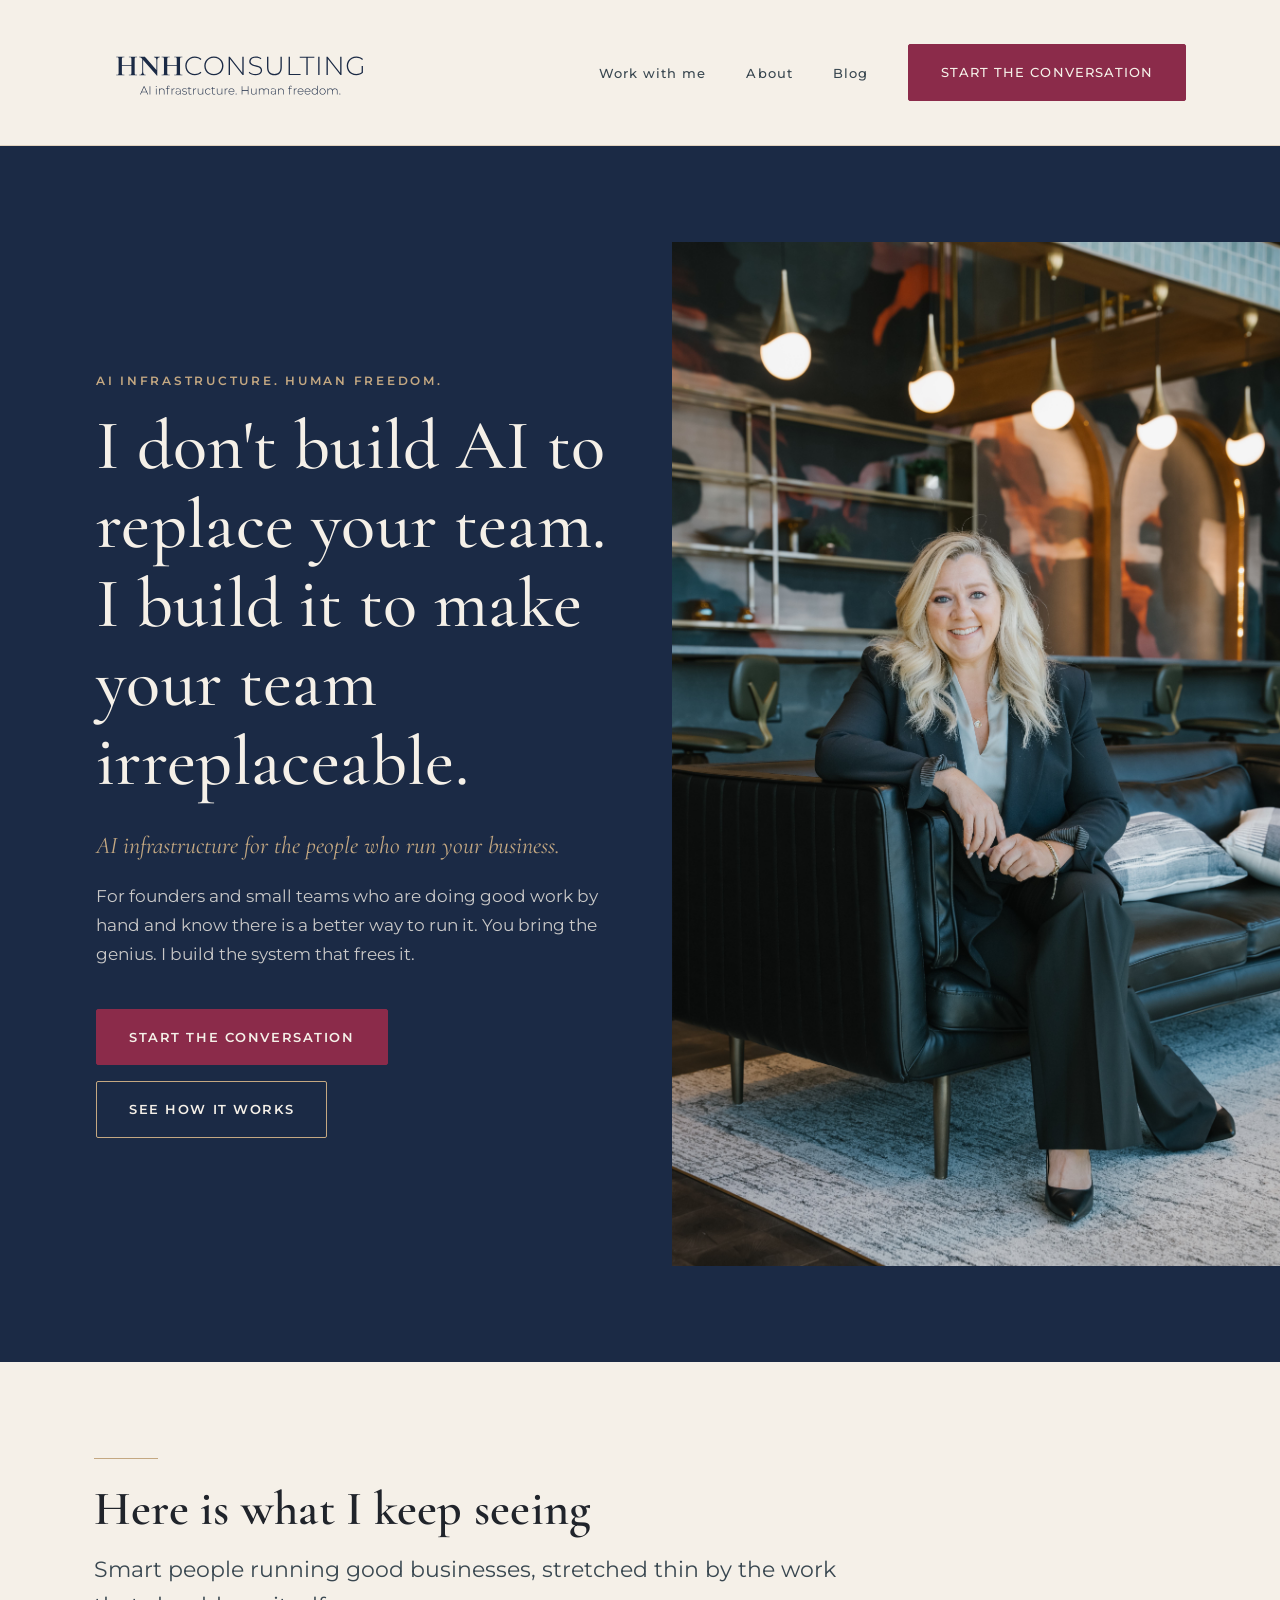
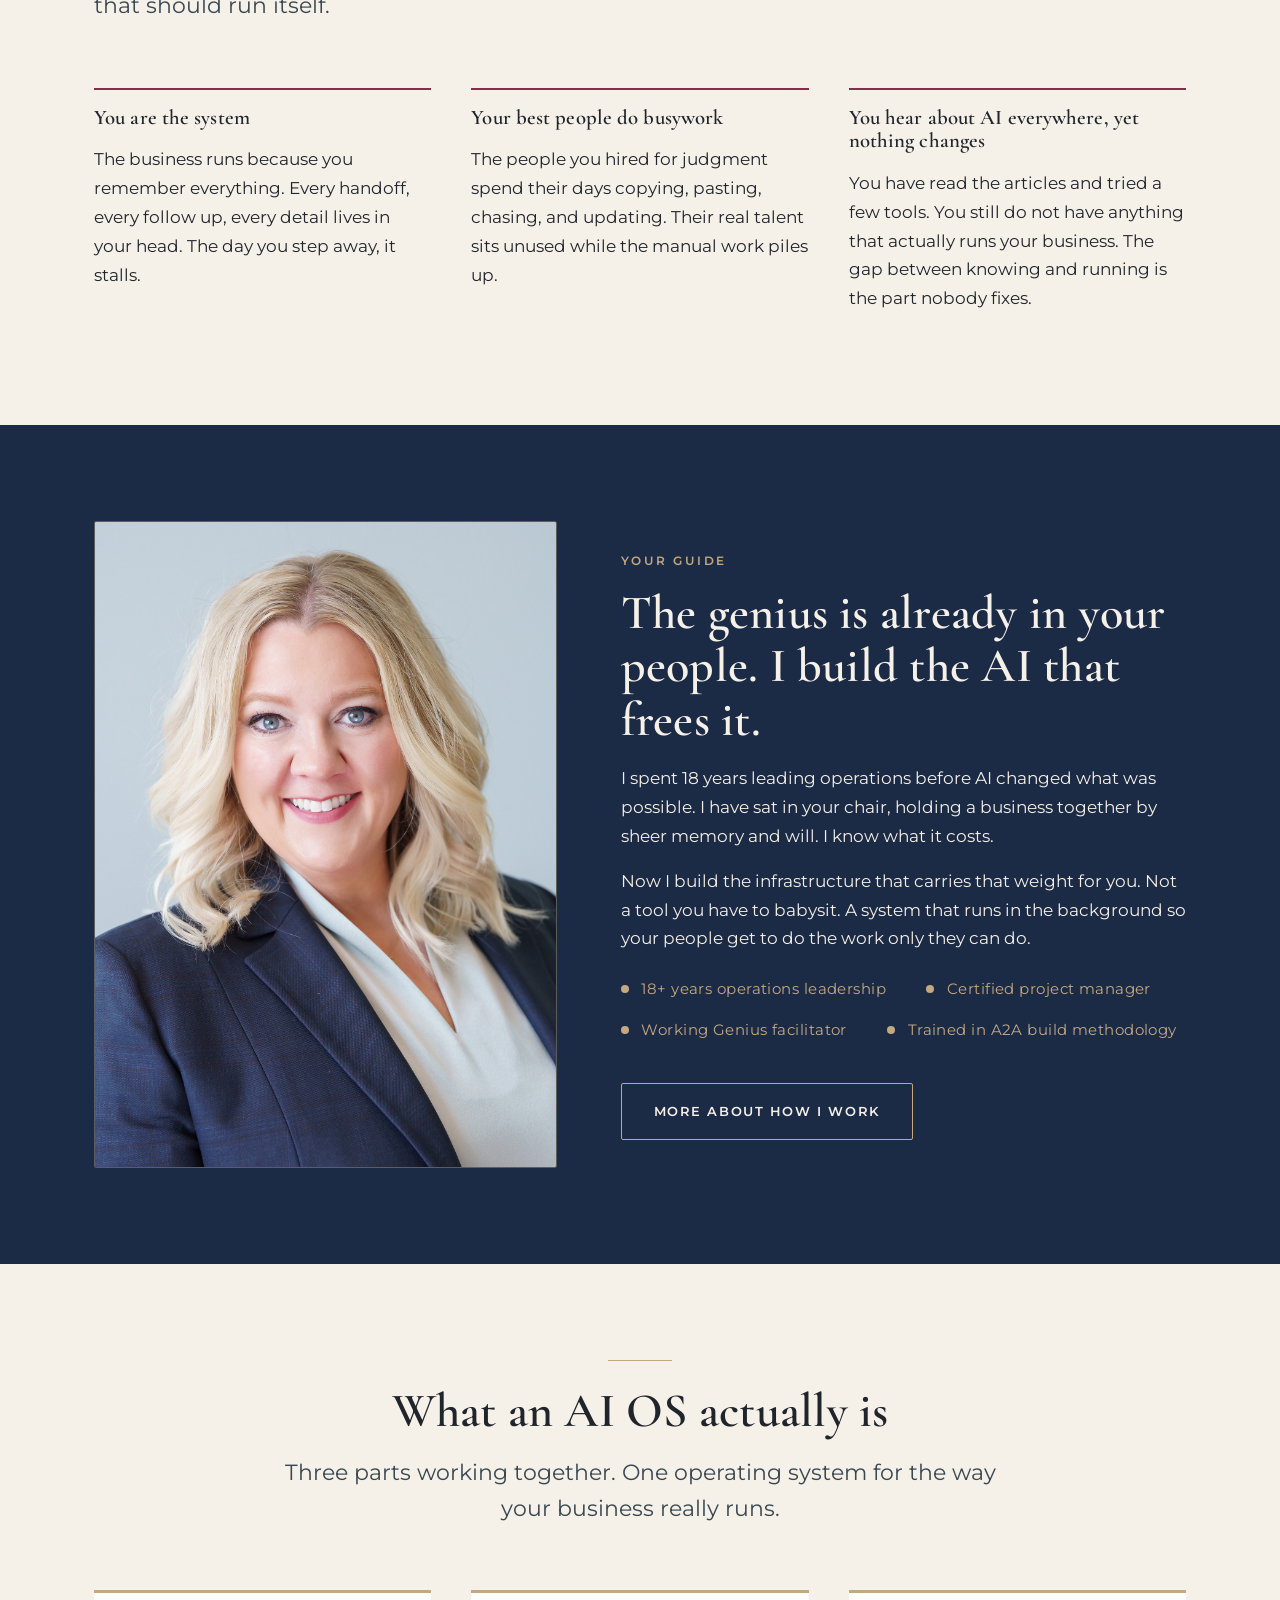
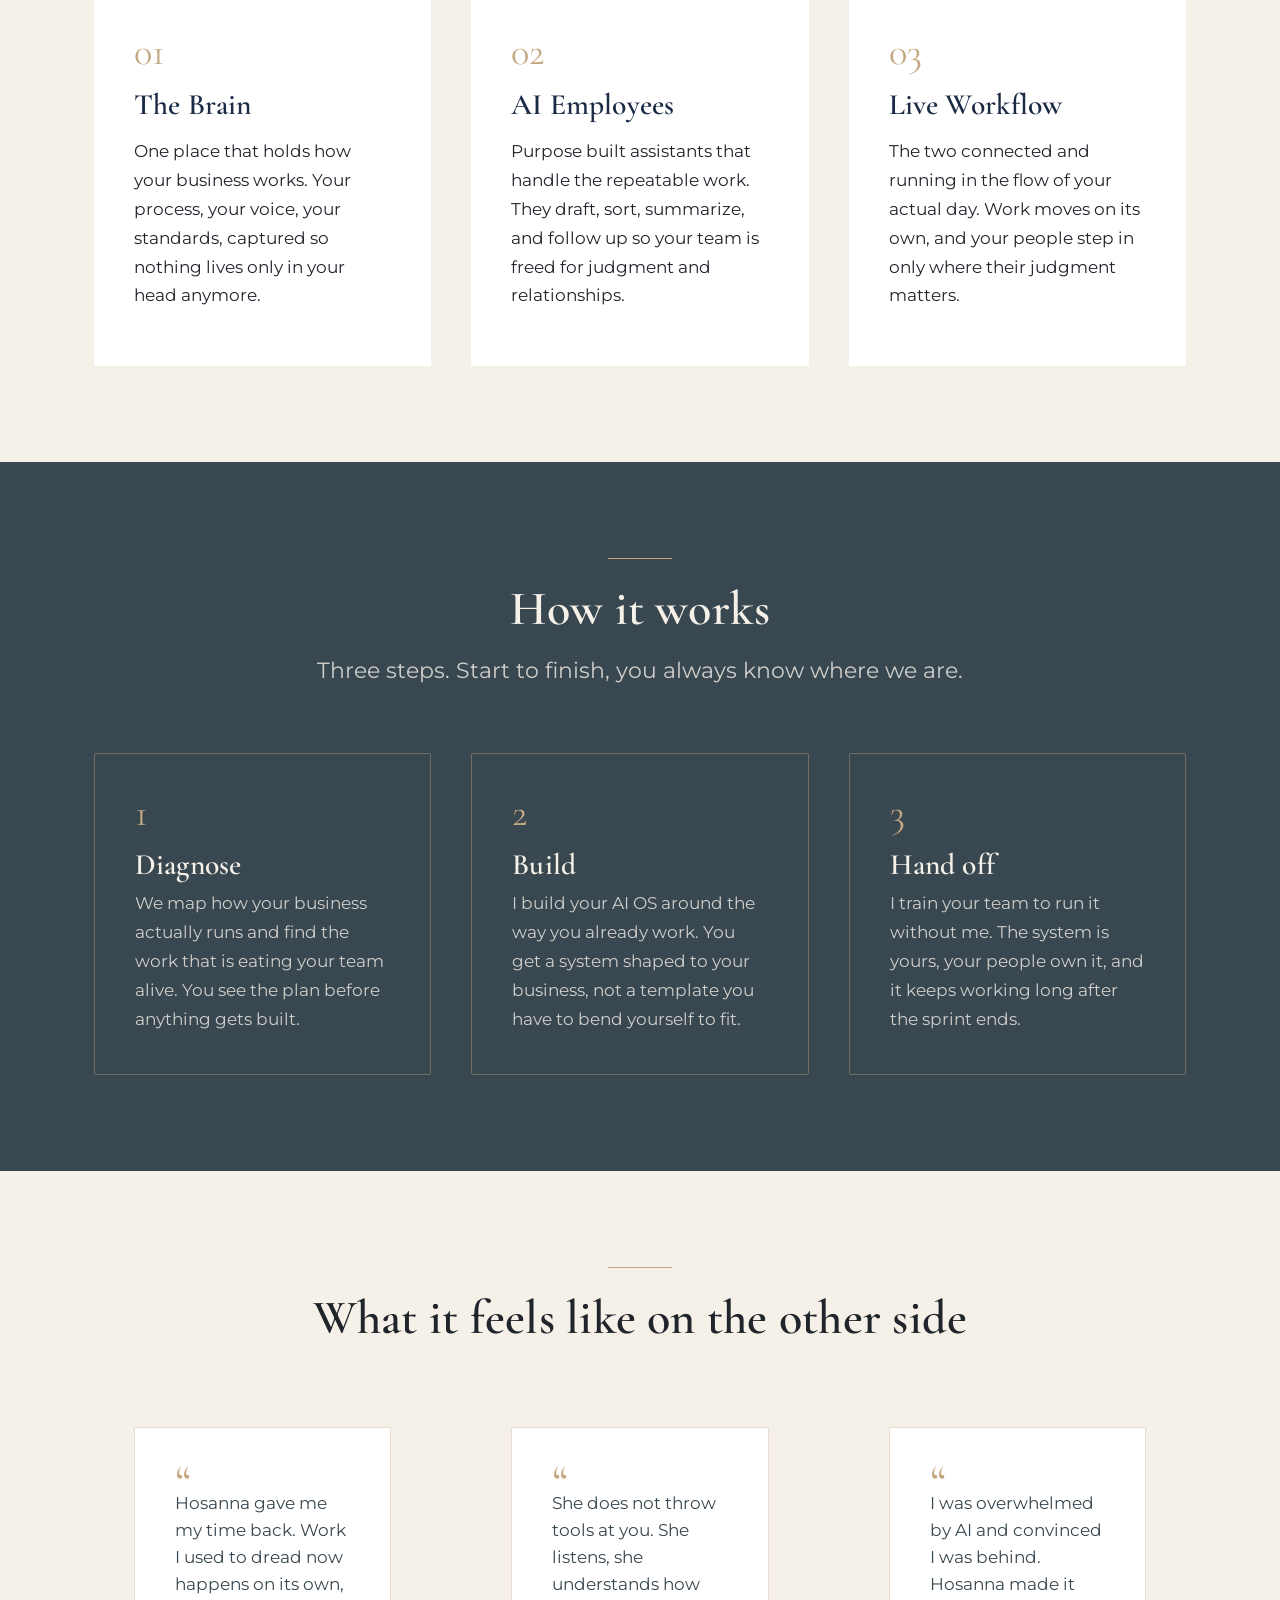
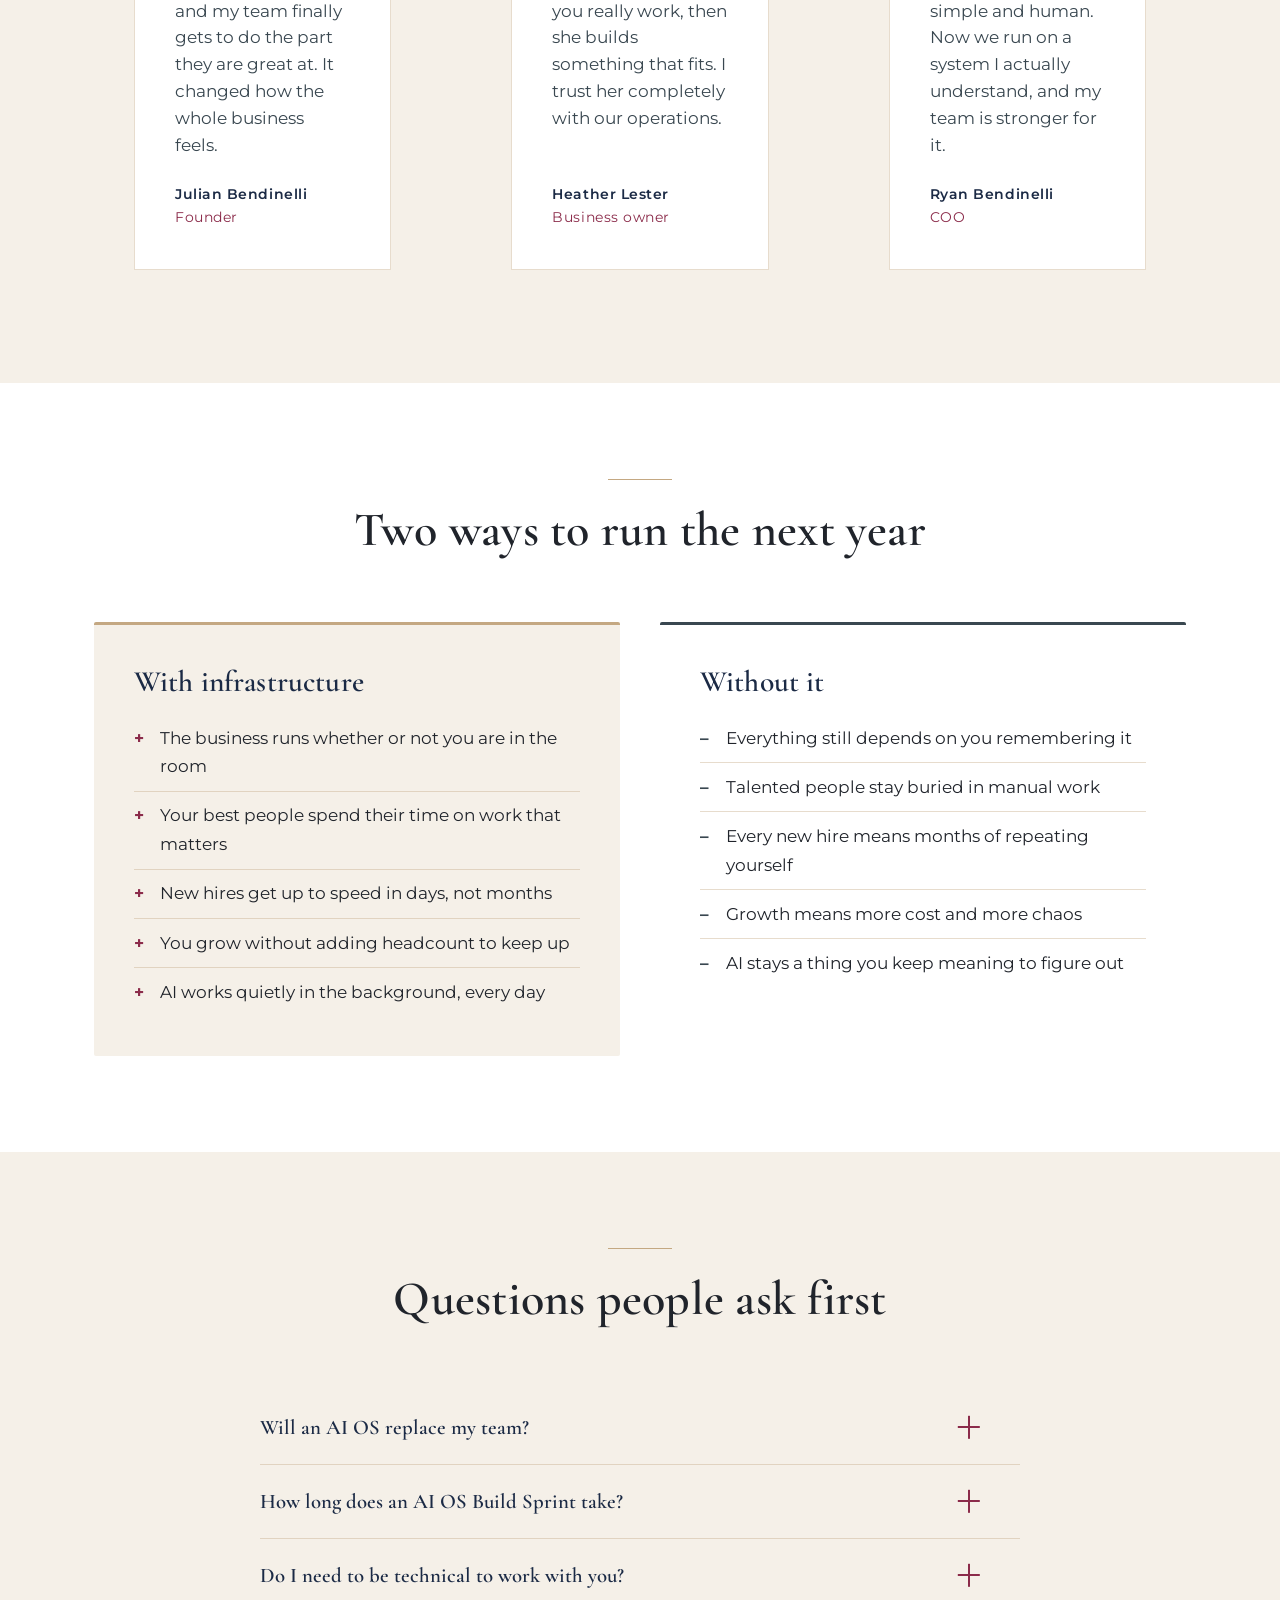
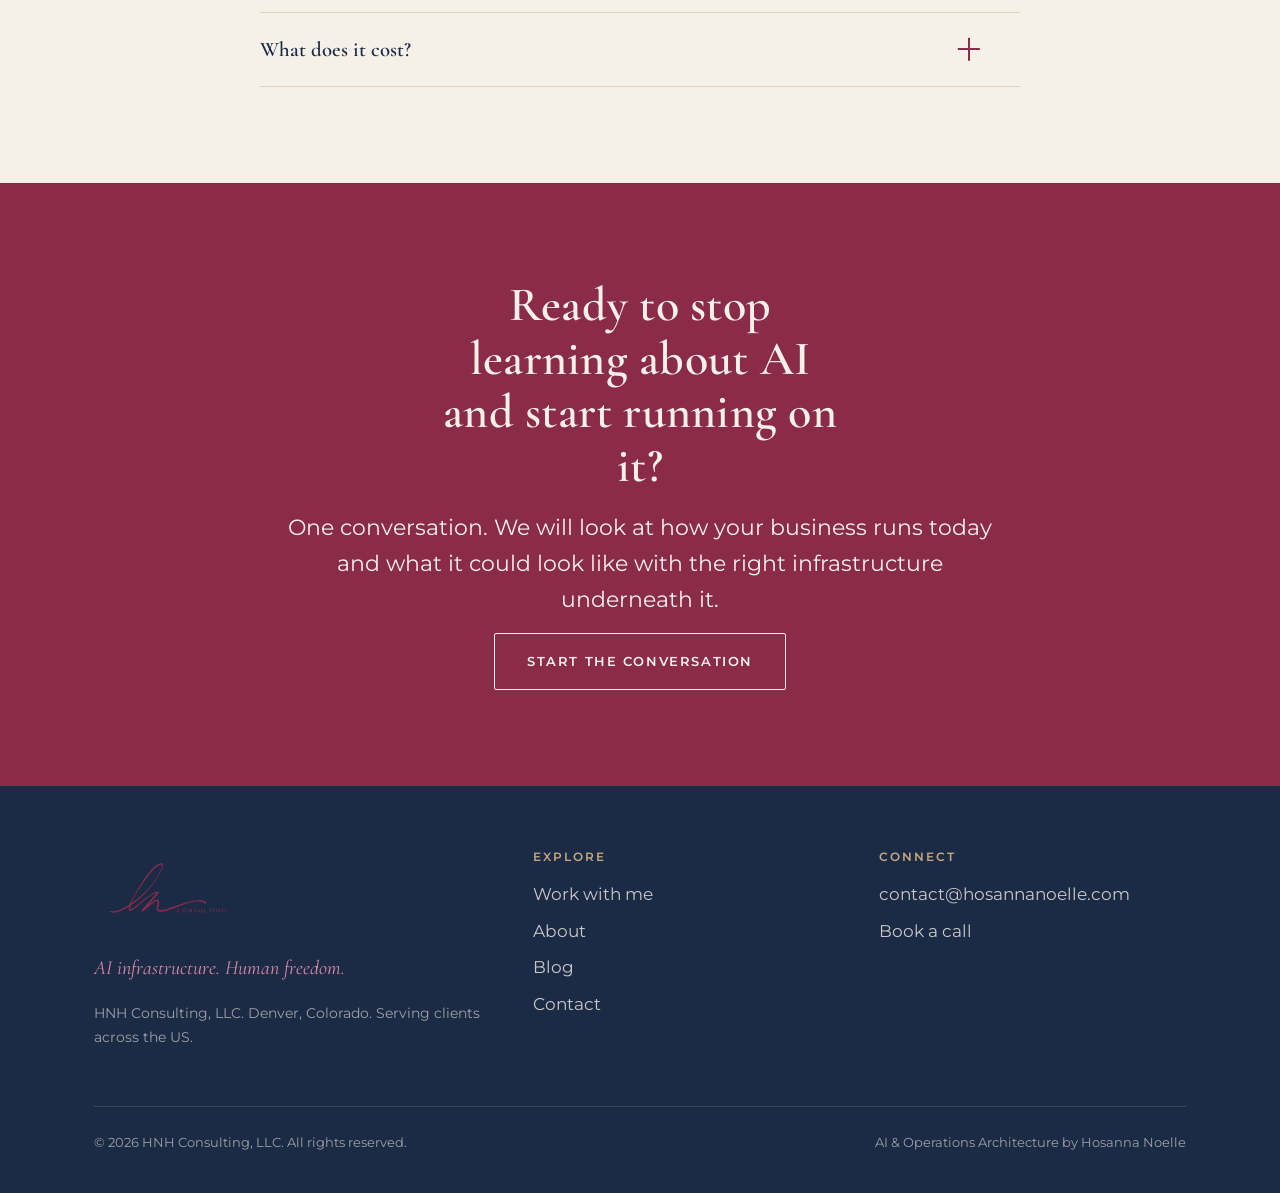
<file: index.html>
<!DOCTYPE html>
<html lang="en">
<head>
  <meta charset="UTF-8" />
  <meta name="viewport" content="width=device-width, initial-scale=1.0" />

  <title>HNH Consulting | AI infrastructure for teams that want to do more, not hire more</title>
  <meta name="description" content="Hosanna Noelle builds AI infrastructure that gives founders their freedom back. An AI OS that runs your business in the background so your people can do the work only they can do. Denver, serving clients across the US." />
  <link rel="canonical" href="https://hosannanoelle.com/" />

  <!-- Open Graph -->
  <meta property="og:type" content="website" />
  <meta property="og:title" content="HNH Consulting | AI infrastructure. Human freedom." />
  <meta property="og:description" content="I don't build AI to replace your team. I build it to make your team irreplaceable." />
  <meta property="og:url" content="https://hosannanoelle.com/" />
  <meta property="og:image" content="https://hosannanoelle.com/images/headshot.jpg" />
  <meta property="og:site_name" content="HNH Consulting, LLC" />
  <meta name="twitter:card" content="summary_large_image" />

  <!-- Fonts -->
  <link rel="preconnect" href="https://fonts.googleapis.com" />
  <link rel="preconnect" href="https://fonts.gstatic.com" crossorigin />
  <link href="https://fonts.googleapis.com/css2?family=Cormorant+Garamond:ital,wght@0,400;0,500;0,600;1,400;1,500&family=Montserrat:wght@400;500;600;700&display=swap" rel="stylesheet" />

  <link rel="stylesheet" href="styles.css" />

  <!-- Person schema -->
  <script type="application/ld+json">
  {
    "@context": "https://schema.org",
    "@type": "Person",
    "name": "Hosanna Noelle",
    "jobTitle": "AI & Operations Architect",
    "description": "Founder of HNH Consulting. Builds AI infrastructure that frees teams to do their best human work.",
    "url": "https://hosannanoelle.com",
    "image": "https://hosannanoelle.com/images/headshot.jpg",
    "worksFor": { "@type": "Organization", "name": "HNH Consulting, LLC" },
    "address": { "@type": "PostalPlace", "addressLocality": "Denver", "addressRegion": "CO", "addressCountry": "US" }
  }
  </script>

  <!-- LocalBusiness schema -->
  <script type="application/ld+json">
  {
    "@context": "https://schema.org",
    "@type": "ProfessionalService",
    "name": "HNH Consulting, LLC",
    "image": "https://hosannanoelle.com/images/headshot.jpg",
    "description": "AI infrastructure and operations consulting. AI OS builds, fractional COO retainers, and executive coaching for teams across the United States.",
    "founder": { "@type": "Person", "name": "Hosanna Noelle" },
    "url": "https://hosannanoelle.com",
    "email": "contact@hosannanoelle.com",
    "areaServed": "United States",
    "address": { "@type": "PostalAddress", "addressLocality": "Denver", "addressRegion": "CO", "addressCountry": "US" },
    "slogan": "AI infrastructure. Human freedom."
  }
  </script>

  <!-- FAQ schema -->
  <script type="application/ld+json">
  {
    "@context": "https://schema.org",
    "@type": "FAQPage",
    "mainEntity": [
      {
        "@type": "Question",
        "name": "Will an AI OS replace my team?",
        "acceptedAnswer": { "@type": "Answer", "text": "No. I build AI to take the repetitive work off your people so they can do the work only they can do. The genius is already in your team. The infrastructure frees it." }
      },
      {
        "@type": "Question",
        "name": "How long does an AI OS Build Sprint take?",
        "acceptedAnswer": { "@type": "Answer", "text": "Most sprints run 4 to 12 weeks from diagnosis to hand off, depending on scope. We set the timeline together after discovery. You get a working system, not a slide deck, and your team knows how to run it." }
      },
      {
        "@type": "Question",
        "name": "Do I need to be technical to work with you?",
        "acceptedAnswer": { "@type": "Answer", "text": "Not at all. My job is to handle the technical layer so you do not have to. You bring the knowledge of your business. I build the system around it and hand it off in plain language." }
      },
      {
        "@type": "Question",
        "name": "What does it cost?",
        "acceptedAnswer": { "@type": "Answer", "text": "Every AI OS Build Sprint is priced to your scope after a discovery conversation. You get one flat fee before we start, with no hourly surprises. Not ready for a build? Start with a 60 minute AI Strategy Session for $150." }
      }
    ]
  }
  </script>
</head>
<body>
  <a class="skip-link" href="#main">Skip to content</a>

  <!-- ============ Header ============ -->
  <header class="site-header">
    <nav class="nav" aria-label="Primary">
      <a class="logo" href="index.html" aria-label="HNH Consulting home"><img src="images/logo-navy.svg" alt="HNH Consulting" /></a>
      <button class="nav-toggle" aria-expanded="false" aria-controls="nav-links" aria-label="Toggle menu">
        <span></span><span></span><span></span>
      </button>
      <ul class="nav-links" id="nav-links">
        <li><a href="services.html">Work with me</a></li>
        <li><a href="about.html">About</a></li>
        <li><a href="blog.html">Blog</a></li>
        <li><a class="btn btn--rose" href="https://hello.dubsado.com/public/appointment-scheduler/692e1d70c882049d08e7fd2c/schedule">Start the conversation</a></li>
      </ul>
    </nav>
  </header>

  <main id="main">

    <!-- ============ 1. Hero ============ -->
    <section class="hero" aria-labelledby="hero-title">
      <div class="hero__content">
        <span class="eyebrow eyebrow--light">AI infrastructure. Human freedom.</span>
        <h1 id="hero-title">I don't build AI to replace your team. I build it to make your team irreplaceable.</h1>
        <p class="hero__sub">AI infrastructure for the people who run your business.</p>
        <p class="hero__who">For founders and small teams who are doing good work by hand and know there is a better way to run it. You bring the genius. I build the system that frees it.</p>
        <div class="hero__cta">
          <a class="btn btn--rose" href="https://hello.dubsado.com/public/appointment-scheduler/692e1d70c882049d08e7fd2c/schedule">Start the conversation</a>
          <a class="btn btn--ghost" href="services.html">See how it works</a>
        </div>
      </div>
      <div class="hero__media" role="img" aria-label="Hosanna Noelle, founder of HNH Consulting, standing in a warm editorial portrait" style="background-image: url('images/hero.jpg');"></div>
    </section>

    <!-- ============ 2. Problem ============ -->
    <section class="bg-ivory" aria-labelledby="problem-title">
      <div class="container">
        <div class="section-head">
          <hr class="rule" />
          <h2 id="problem-title">Here is what I keep seeing</h2>
          <p class="lead">Smart people running good businesses, stretched thin by the work that should run itself.</p>
        </div>
        <div class="pain">
          <div class="pain__item">
            <h3>You are the system</h3>
            <p>The business runs because you remember everything. Every handoff, every follow up, every detail lives in your head. The day you step away, it stalls.</p>
          </div>
          <div class="pain__item">
            <h3>Your best people do busywork</h3>
            <p>The people you hired for judgment spend their days copying, pasting, chasing, and updating. Their real talent sits unused while the manual work piles up.</p>
          </div>
          <div class="pain__item">
            <h3>You hear about AI everywhere, yet nothing changes</h3>
            <p>You have read the articles and tried a few tools. You still do not have anything that actually runs your business. The gap between knowing and running is the part nobody fixes.</p>
          </div>
        </div>
      </div>
    </section>

    <!-- ============ 3. Guide ============ -->
    <section class="bg-navy" aria-labelledby="guide-title">
      <div class="container">
        <div class="guide">
          <div class="guide__media">
            <img src="images/about.jpg" alt="Hosanna Noelle in a navy blazer, AI and Operations Architect at HNH Consulting" />
          </div>
          <div class="guide__text">
            <span class="eyebrow eyebrow--light">Your guide</span>
            <h2 id="guide-title">The genius is already in your people. I build the AI that frees it.</h2>
            <p>I spent 18 years leading operations before AI changed what was possible. I have sat in your chair, holding a business together by sheer memory and will. I know what it costs.</p>
            <p>Now I build the infrastructure that carries that weight for you. Not a tool you have to babysit. A system that runs in the background so your people get to do the work only they can do.</p>
            <ul class="authority">
              <li>18+ years operations leadership</li>
              <li>Certified project manager</li>
              <li>Working Genius facilitator</li>
              <li>Trained in A2A build methodology</li>
            </ul>
            <a class="btn btn--ghost" href="about.html">More about how I work</a>
          </div>
        </div>
      </div>
    </section>

    <!-- ============ 4. Plan ============ -->
    <section class="bg-ivory" aria-labelledby="plan-title">
      <div class="container">
        <div class="section-head section-head--center">
          <hr class="rule rule--center" />
          <h2 id="plan-title">What an AI OS actually is</h2>
          <p class="lead">Three parts working together. One operating system for the way your business really runs.</p>
        </div>
        <div class="pillars">
          <div class="pillar">
            <span class="card__num">01</span>
            <h3>The Brain</h3>
            <p>One place that holds how your business works. Your process, your voice, your standards, captured so nothing lives only in your head anymore.</p>
          </div>
          <div class="pillar">
            <span class="card__num">02</span>
            <h3>AI Employees</h3>
            <p>Purpose built assistants that handle the repeatable work. They draft, sort, summarize, and follow up so your team is freed for judgment and relationships.</p>
          </div>
          <div class="pillar">
            <span class="card__num">03</span>
            <h3>Live Workflow</h3>
            <p>The two connected and running in the flow of your actual day. Work moves on its own, and your people step in only where their judgment matters.</p>
          </div>
        </div>
      </div>
    </section>

    <!-- ============ 5. How it works ============ -->
    <section class="bg-slate" aria-labelledby="how-title">
      <div class="container">
        <div class="section-head section-head--center">
          <hr class="rule rule--center" />
          <h2 id="how-title">How it works</h2>
          <p class="lead">Three steps. Start to finish, you always know where we are.</p>
        </div>
        <div class="grid grid--3">
          <div class="card" style="background:transparent;border-color:var(--gold-40);color:var(--ivory);">
            <span class="card__num">1</span>
            <h3 style="color:var(--ivory);">Diagnose</h3>
            <p style="color:var(--ivory-80);">We map how your business actually runs and find the work that is eating your team alive. You see the plan before anything gets built.</p>
          </div>
          <div class="card" style="background:transparent;border-color:var(--gold-40);color:var(--ivory);">
            <span class="card__num">2</span>
            <h3 style="color:var(--ivory);">Build</h3>
            <p style="color:var(--ivory-80);">I build your AI OS around the way you already work. You get a system shaped to your business, not a template you have to bend yourself to fit.</p>
          </div>
          <div class="card" style="background:transparent;border-color:var(--gold-40);color:var(--ivory);">
            <span class="card__num">3</span>
            <h3 style="color:var(--ivory);">Hand off</h3>
            <p style="color:var(--ivory-80);">I train your team to run it without me. The system is yours, your people own it, and it keeps working long after the sprint ends.</p>
          </div>
        </div>
      </div>
    </section>

    <!-- ============ 6. Testimonials ============ -->
    <section class="bg-ivory" aria-labelledby="proof-title">
      <div class="container">
        <div class="section-head section-head--center">
          <hr class="rule rule--center" />
          <h2 id="proof-title">What it feels like on the other side</h2>
        </div>
        <div class="quotes">
          <figure class="quote">
            <span class="quote__mark" aria-hidden="true">&ldquo;</span>
            <blockquote>Hosanna gave me my time back. Work I used to dread now happens on its own, and my team finally gets to do the part they are great at. It changed how the whole business feels.</blockquote>
            <figcaption>Julian Bendinelli<span>Founder</span></figcaption>
          </figure>
          <figure class="quote">
            <span class="quote__mark" aria-hidden="true">&ldquo;</span>
            <blockquote>She does not throw tools at you. She listens, she understands how you really work, then she builds something that fits. I trust her completely with our operations.</blockquote>
            <figcaption>Heather Lester<span>Business owner</span></figcaption>
          </figure>
          <figure class="quote">
            <span class="quote__mark" aria-hidden="true">&ldquo;</span>
            <blockquote>I was overwhelmed by AI and convinced I was behind. Hosanna made it simple and human. Now we run on a system I actually understand, and my team is stronger for it.</blockquote>
            <figcaption>Ryan Bendinelli<span>COO</span></figcaption>
          </figure>
        </div>
      </div>
    </section>

    <!-- ============ 7. Stakes ============ -->
    <section class="bg-white" aria-labelledby="stakes-title">
      <div class="container">
        <div class="section-head section-head--center">
          <hr class="rule rule--center" />
          <h2 id="stakes-title">Two ways to run the next year</h2>
        </div>
        <div class="stakes">
          <div class="stakes__col stakes__col--with">
            <h3>With infrastructure</h3>
            <ul>
              <li>The business runs whether or not you are in the room</li>
              <li>Your best people spend their time on work that matters</li>
              <li>New hires get up to speed in days, not months</li>
              <li>You grow without adding headcount to keep up</li>
              <li>AI works quietly in the background, every day</li>
            </ul>
          </div>
          <div class="stakes__col stakes__col--without">
            <h3>Without it</h3>
            <ul>
              <li>Everything still depends on you remembering it</li>
              <li>Talented people stay buried in manual work</li>
              <li>Every new hire means months of repeating yourself</li>
              <li>Growth means more cost and more chaos</li>
              <li>AI stays a thing you keep meaning to figure out</li>
            </ul>
          </div>
        </div>
      </div>
    </section>

    <!-- ============ 8. FAQ ============ -->
    <section class="bg-ivory" aria-labelledby="faq-title">
      <div class="container">
        <div class="section-head section-head--center">
          <hr class="rule rule--center" />
          <h2 id="faq-title">Questions people ask first</h2>
        </div>
        <div class="faq">
          <div class="faq__item">
            <h3 style="margin:0;">
              <button class="faq__q" aria-expanded="false">
                Will an AI OS replace my team?
                <span class="faq__icon" aria-hidden="true"></span>
              </button>
            </h3>
            <div class="faq__a">
              <div class="faq__a-inner">
                <p>No. I build AI to take the repetitive work off your people so they can do the work only they can do. The genius is already in your team. The infrastructure frees it.</p>
              </div>
            </div>
          </div>
          <div class="faq__item">
            <h3 style="margin:0;">
              <button class="faq__q" aria-expanded="false">
                How long does an AI OS Build Sprint take?
                <span class="faq__icon" aria-hidden="true"></span>
              </button>
            </h3>
            <div class="faq__a">
              <div class="faq__a-inner">
                <p>Most sprints run 4 to 12 weeks from diagnosis to hand off, depending on scope. We set the timeline together after discovery. You get a working system, not a slide deck, and your team knows how to run it.</p>
              </div>
            </div>
          </div>
          <div class="faq__item">
            <h3 style="margin:0;">
              <button class="faq__q" aria-expanded="false">
                Do I need to be technical to work with you?
                <span class="faq__icon" aria-hidden="true"></span>
              </button>
            </h3>
            <div class="faq__a">
              <div class="faq__a-inner">
                <p>Not at all. My job is to handle the technical layer so you do not have to. You bring the knowledge of your business. I build the system around it and hand it off in plain language.</p>
              </div>
            </div>
          </div>
          <div class="faq__item">
            <h3 style="margin:0;">
              <button class="faq__q" aria-expanded="false">
                What does it cost?
                <span class="faq__icon" aria-hidden="true"></span>
              </button>
            </h3>
            <div class="faq__a">
              <div class="faq__a-inner">
                <p>Every AI OS Build Sprint is priced to your scope after a discovery conversation. You get one flat fee before we start, with no hourly surprises. Not ready for a build? Start with a 60 minute AI Strategy Session for $150.</p>
              </div>
            </div>
          </div>
        </div>
      </div>
    </section>

    <!-- ============ 9. CTA ============ -->
    <section class="cta-band" aria-labelledby="cta-title">
      <div class="container container--narrow">
        <h2 id="cta-title">Ready to stop learning about AI and start running on it?</h2>
        <p class="lead">One conversation. We will look at how your business runs today and what it could look like with the right infrastructure underneath it.</p>
        <a class="btn btn--ghost" href="https://hello.dubsado.com/public/appointment-scheduler/692e1d70c882049d08e7fd2c/schedule" style="border-color:var(--ivory);color:var(--ivory);">Start the conversation</a>
      </div>
    </section>

  </main>

  <!-- ============ Footer ============ -->
  <footer class="site-footer">
    <div class="container">
      <div class="footer-grid">
        <div class="footer-brand">
          <a class="logo" href="index.html"><img src="images/logo-script.png" alt="HNH Consulting" /></a>
          <p class="footer-tag">AI infrastructure. Human freedom.</p>
          <p style="color:var(--ivory-60);font-size:0.9rem;">HNH Consulting, LLC. Denver, Colorado. Serving clients across the US.</p>
        </div>
        <div class="footer-col">
          <h4>Explore</h4>
          <ul>
            <li><a href="services.html">Work with me</a></li>
            <li><a href="about.html">About</a></li>
            <li><a href="blog.html">Blog</a></li>
            <li><a href="contact.html">Contact</a></li>
          </ul>
        </div>
        <div class="footer-col">
          <h4>Connect</h4>
          <ul>
            <li><a href="mailto:contact@hosannanoelle.com">contact@hosannanoelle.com</a></li>
            <li><a href="https://hello.dubsado.com/public/appointment-scheduler/692e1d70c882049d08e7fd2c/schedule">Book a call</a></li>
          </ul>
        </div>
      </div>
      <div class="footer-bottom">
        <span>&copy; 2026 HNH Consulting, LLC. All rights reserved.</span>
        <span>AI &amp; Operations Architecture by Hosanna Noelle</span>
      </div>
    </div>
  </footer>

  <script src="main.js"></script>
</body>
</html>
</file>
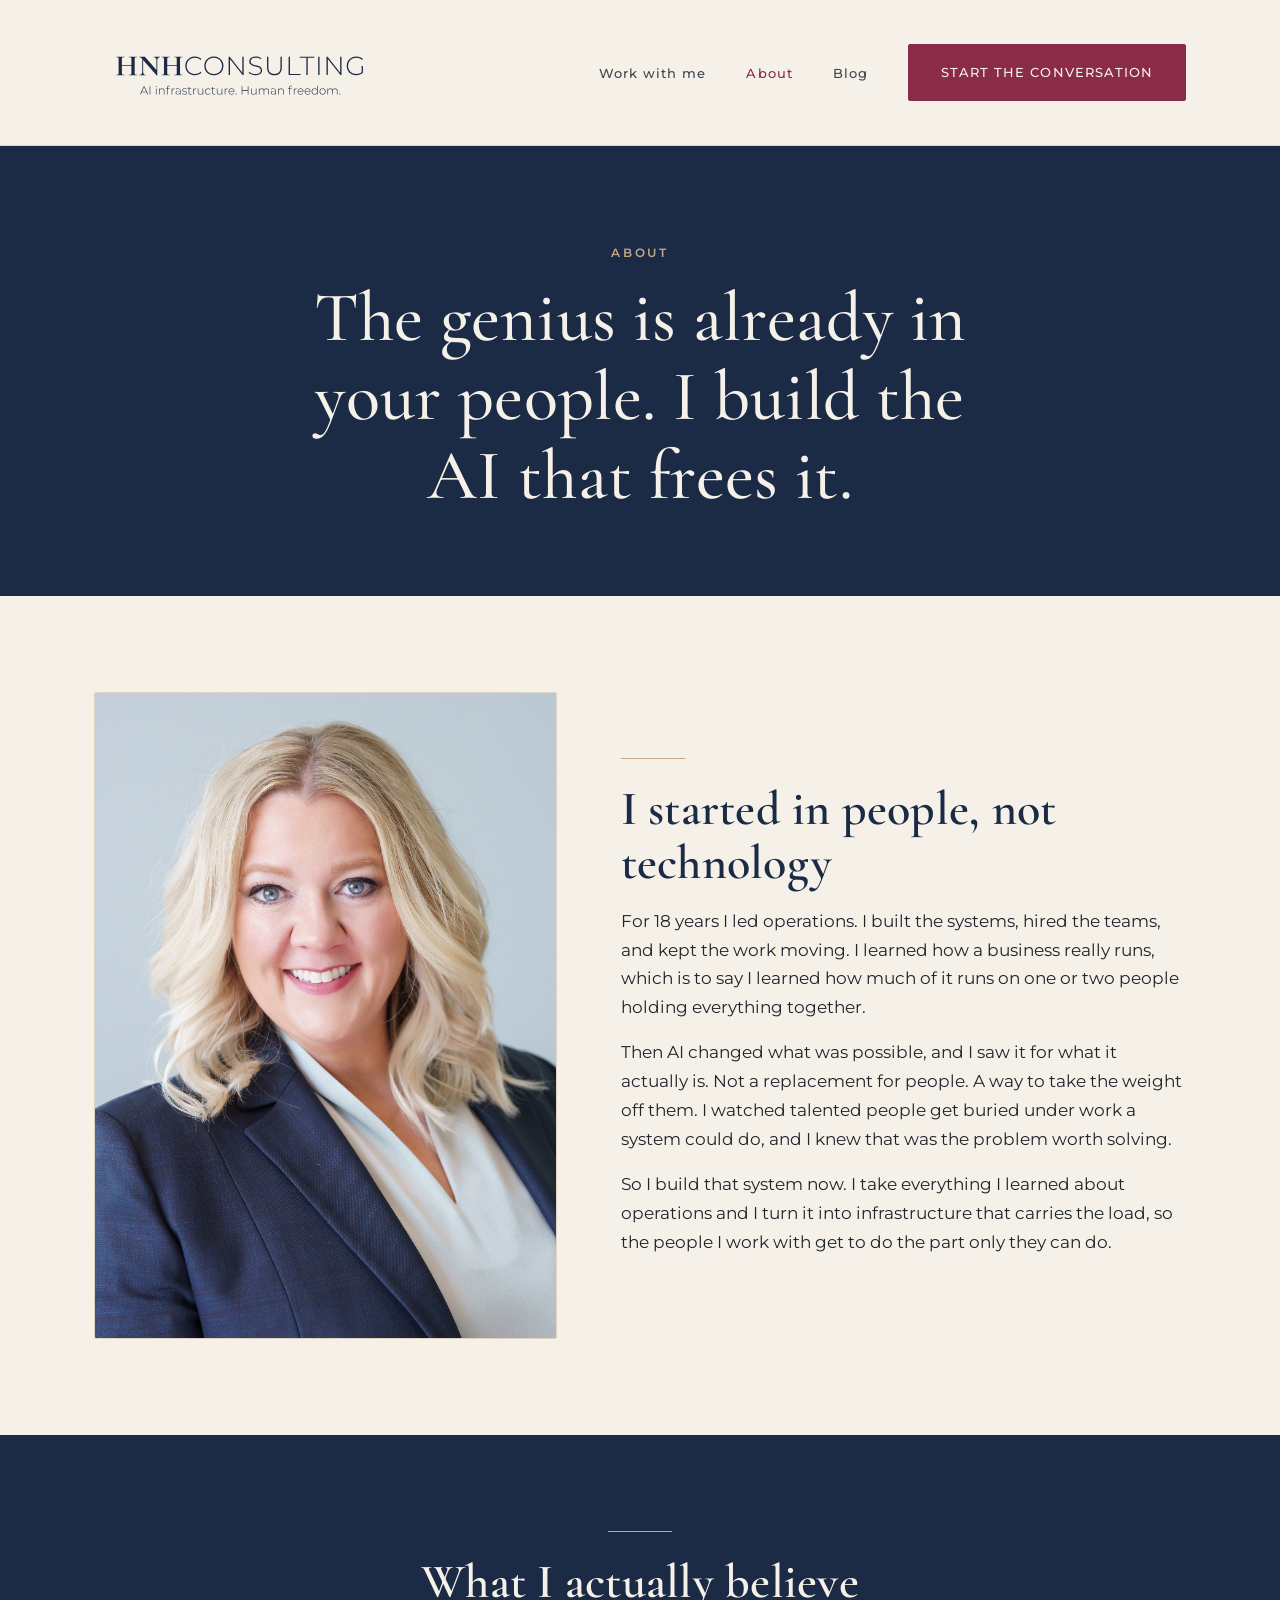
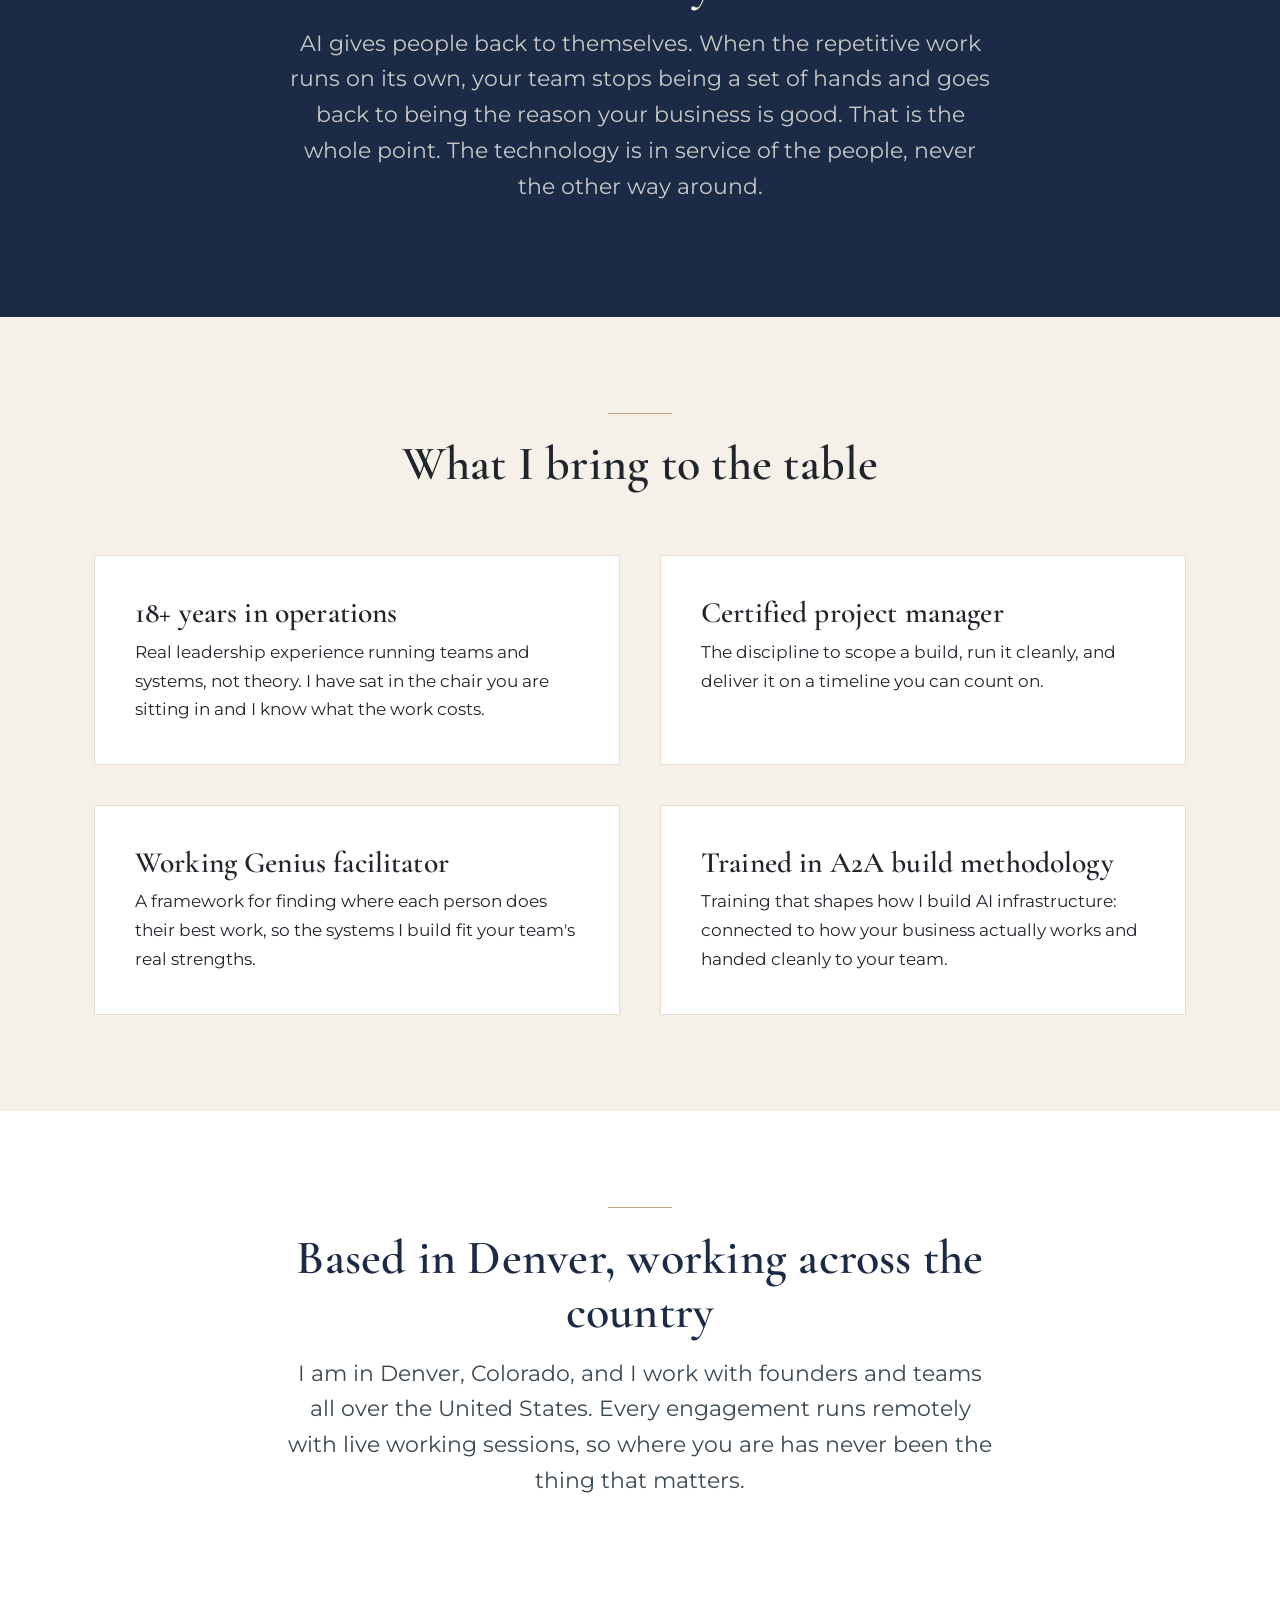
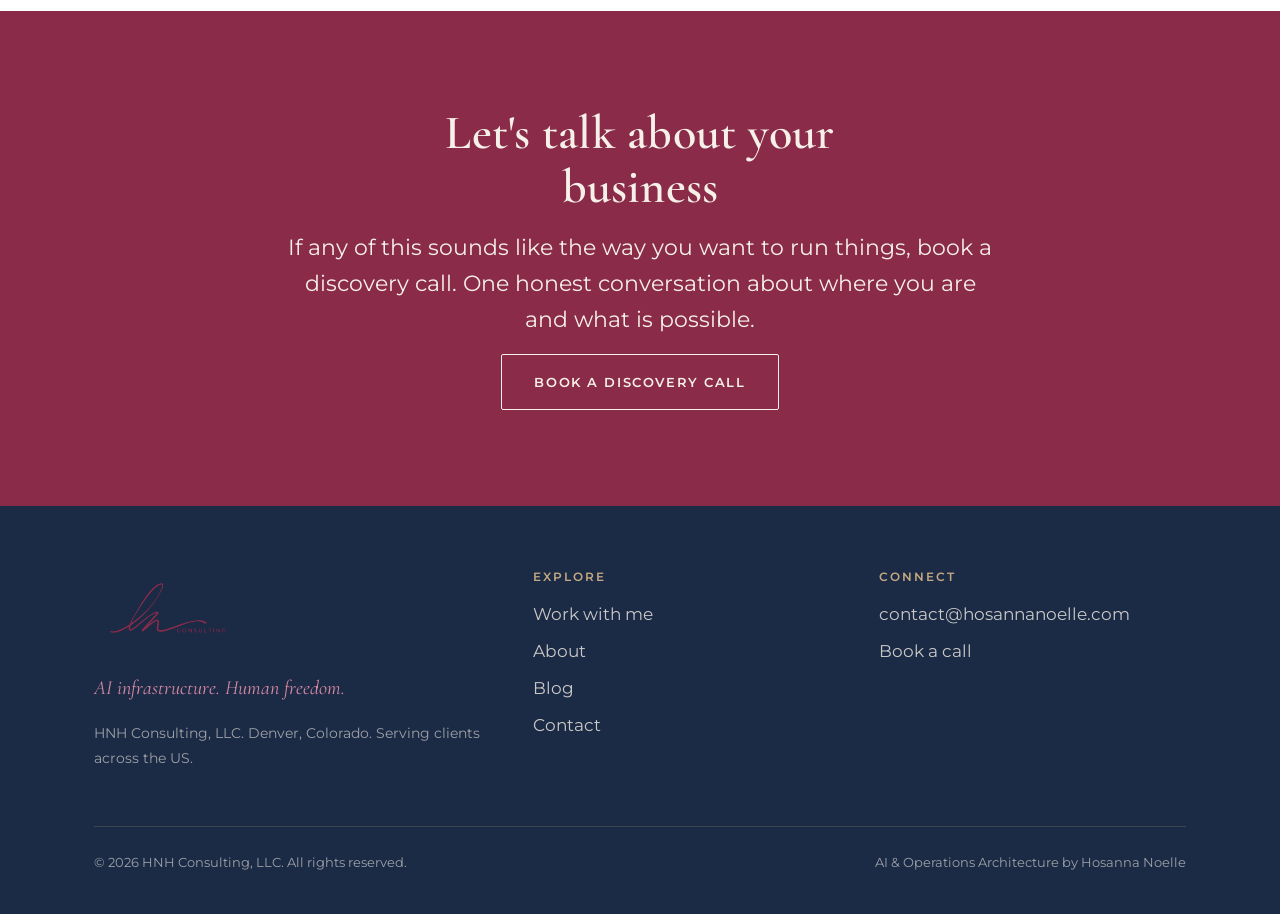
<file: about.html>
<!DOCTYPE html>
<html lang="en">
<head>
  <meta charset="UTF-8" />
  <meta name="viewport" content="width=device-width, initial-scale=1.0" />

  <title>About Hosanna Noelle | AI &amp; Operations Architect | HNH Consulting</title>
  <meta name="description" content="Hosanna Noelle spent 18 years in operations before AI changed everything. She builds AI infrastructure that gives people back to themselves. Denver based, serving clients across the US." />
  <link rel="canonical" href="https://hosannanoelle.com/about.html" />

  <meta property="og:type" content="profile" />
  <meta property="og:title" content="About Hosanna Noelle | HNH Consulting" />
  <meta property="og:description" content="The genius is already in your people. I build the AI that frees it." />
  <meta property="og:url" content="https://hosannanoelle.com/about.html" />
  <meta property="og:image" content="https://hosannanoelle.com/images/headshot.jpg" />
  <meta property="og:site_name" content="HNH Consulting, LLC" />
  <meta name="twitter:card" content="summary_large_image" />

  <link rel="preconnect" href="https://fonts.googleapis.com" />
  <link rel="preconnect" href="https://fonts.gstatic.com" crossorigin />
  <link href="https://fonts.googleapis.com/css2?family=Cormorant+Garamond:ital,wght@0,400;0,500;0,600;1,400;1,500&family=Montserrat:wght@400;500;600;700&display=swap" rel="stylesheet" />

  <link rel="stylesheet" href="styles.css" />

  <script type="application/ld+json">
  {
    "@context": "https://schema.org",
    "@type": "Person",
    "name": "Hosanna Noelle",
    "jobTitle": "AI & Operations Architect",
    "description": "Founder of HNH Consulting. 18 years of operations leadership turned toward building AI infrastructure that frees teams to do their best human work.",
    "url": "https://hosannanoelle.com/about.html",
    "image": "https://hosannanoelle.com/images/headshot.jpg",
    "worksFor": { "@type": "Organization", "name": "HNH Consulting, LLC" },
    "knowsAbout": ["AI infrastructure", "Operations leadership", "Working Genius", "Fractional COO", "Project management"],
    "address": { "@type": "PostalPlace", "addressLocality": "Denver", "addressRegion": "CO", "addressCountry": "US" }
  }
  </script>
</head>
<body>
  <a class="skip-link" href="#main">Skip to content</a>

  <header class="site-header">
    <nav class="nav" aria-label="Primary">
      <a class="logo" href="index.html" aria-label="HNH Consulting home"><img src="images/logo-navy.svg" alt="HNH Consulting" /></a>
      <button class="nav-toggle" aria-expanded="false" aria-controls="nav-links" aria-label="Toggle menu">
        <span></span><span></span><span></span>
      </button>
      <ul class="nav-links" id="nav-links">
        <li><a href="services.html">Work with me</a></li>
        <li><a href="about.html" aria-current="page">About</a></li>
        <li><a href="blog.html">Blog</a></li>
        <li><a class="btn btn--rose" href="https://hello.dubsado.com/public/appointment-scheduler/692e1d70c882049d08e7fd2c/schedule">Start the conversation</a></li>
      </ul>
    </nav>
  </header>

  <main id="main">

    <!-- Open with Line 3 -->
    <section class="page-hero" aria-labelledby="page-title">
      <div class="container container--narrow">
        <span class="eyebrow eyebrow--light">About</span>
        <h1 id="page-title">The genius is already in your people. I build the AI that frees it.</h1>
      </div>
    </section>

    <!-- Story -->
    <section class="bg-ivory" aria-labelledby="story-title">
      <div class="container">
        <div class="guide">
          <div class="guide__media">
            <img src="images/about.jpg" alt="Hosanna Noelle in a navy blazer, founder of HNH Consulting" />
          </div>
          <div class="guide__text">
            <hr class="rule" />
            <h2 id="story-title" style="color:var(--navy);">I started in people, not technology</h2>
            <p>For 18 years I led operations. I built the systems, hired the teams, and kept the work moving. I learned how a business really runs, which is to say I learned how much of it runs on one or two people holding everything together.</p>
            <p>Then AI changed what was possible, and I saw it for what it actually is. Not a replacement for people. A way to take the weight off them. I watched talented people get buried under work a system could do, and I knew that was the problem worth solving.</p>
            <p>So I build that system now. I take everything I learned about operations and I turn it into infrastructure that carries the load, so the people I work with get to do the part only they can do.</p>
          </div>
        </div>
      </div>
    </section>

    <!-- Belief -->
    <section class="bg-navy" aria-labelledby="belief-title">
      <div class="container container--narrow text-center">
        <hr class="rule rule--center" />
        <h2 id="belief-title">What I actually believe</h2>
        <p class="lead">AI gives people back to themselves. When the repetitive work runs on its own, your team stops being a set of hands and goes back to being the reason your business is good. That is the whole point. The technology is in service of the people, never the other way around.</p>
      </div>
    </section>

    <!-- Credentials -->
    <section class="bg-ivory" aria-labelledby="creds-title">
      <div class="container">
        <div class="section-head section-head--center">
          <hr class="rule rule--center" />
          <h2 id="creds-title">What I bring to the table</h2>
        </div>
        <div class="grid grid--2">
          <div class="card">
            <h3>18+ years in operations</h3>
            <p>Real leadership experience running teams and systems, not theory. I have sat in the chair you are sitting in and I know what the work costs.</p>
          </div>
          <div class="card">
            <h3>Certified project manager</h3>
            <p>The discipline to scope a build, run it cleanly, and deliver it on a timeline you can count on.</p>
          </div>
          <div class="card">
            <h3>Working Genius facilitator</h3>
            <p>A framework for finding where each person does their best work, so the systems I build fit your team's real strengths.</p>
          </div>
          <div class="card">
            <h3>Trained in A2A build methodology</h3>
            <p>Training that shapes how I build AI infrastructure: connected to how your business actually works and handed cleanly to your team.</p>
          </div>
        </div>
      </div>
    </section>

    <!-- Location -->
    <section class="bg-white" aria-labelledby="where-title">
      <div class="container container--narrow text-center">
        <hr class="rule rule--center" />
        <h2 id="where-title" style="color:var(--navy);">Based in Denver, working across the country</h2>
        <p class="lead">I am in Denver, Colorado, and I work with founders and teams all over the United States. Every engagement runs remotely with live working sessions, so where you are has never been the thing that matters.</p>
      </div>
    </section>

    <!-- CTA -->
    <section class="cta-band" aria-labelledby="cta-title">
      <div class="container container--narrow">
        <h2 id="cta-title">Let's talk about your business</h2>
        <p class="lead">If any of this sounds like the way you want to run things, book a discovery call. One honest conversation about where you are and what is possible.</p>
        <a class="btn btn--ghost" href="https://hello.dubsado.com/public/appointment-scheduler/692e1d70c882049d08e7fd2c/schedule" style="border-color:var(--ivory);color:var(--ivory);">Book a discovery call</a>
      </div>
    </section>

  </main>

  <footer class="site-footer">
    <div class="container">
      <div class="footer-grid">
        <div class="footer-brand">
          <a class="logo" href="index.html"><img src="images/logo-script.png" alt="HNH Consulting" /></a>
          <p class="footer-tag">AI infrastructure. Human freedom.</p>
          <p style="color:var(--ivory-60);font-size:0.9rem;">HNH Consulting, LLC. Denver, Colorado. Serving clients across the US.</p>
        </div>
        <div class="footer-col">
          <h4>Explore</h4>
          <ul>
            <li><a href="services.html">Work with me</a></li>
            <li><a href="about.html">About</a></li>
            <li><a href="blog.html">Blog</a></li>
            <li><a href="contact.html">Contact</a></li>
          </ul>
        </div>
        <div class="footer-col">
          <h4>Connect</h4>
          <ul>
            <li><a href="mailto:contact@hosannanoelle.com">contact@hosannanoelle.com</a></li>
            <li><a href="https://hello.dubsado.com/public/appointment-scheduler/692e1d70c882049d08e7fd2c/schedule">Book a call</a></li>
          </ul>
        </div>
      </div>
      <div class="footer-bottom">
        <span>&copy; 2026 HNH Consulting, LLC. All rights reserved.</span>
        <span>AI &amp; Operations Architecture by Hosanna Noelle</span>
      </div>
    </div>
  </footer>

  <script src="main.js"></script>
</body>
</html>
</file>
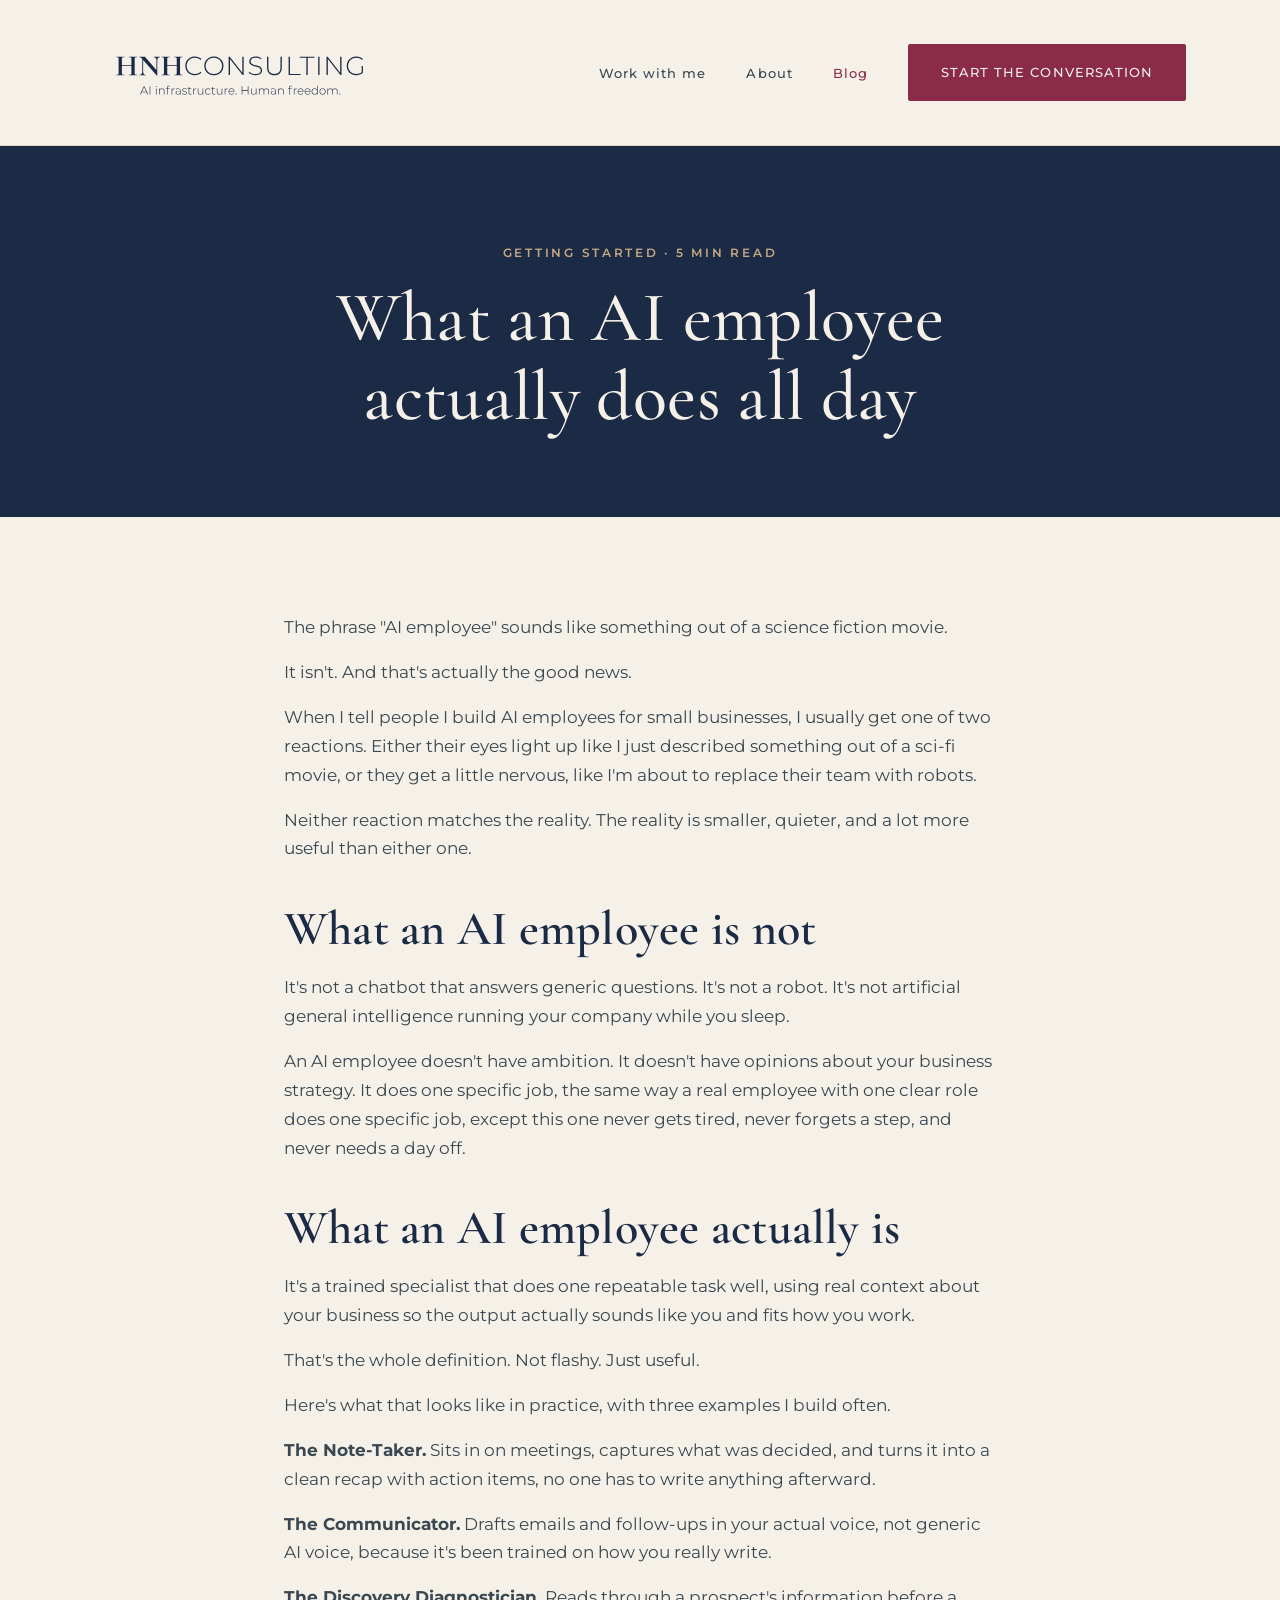
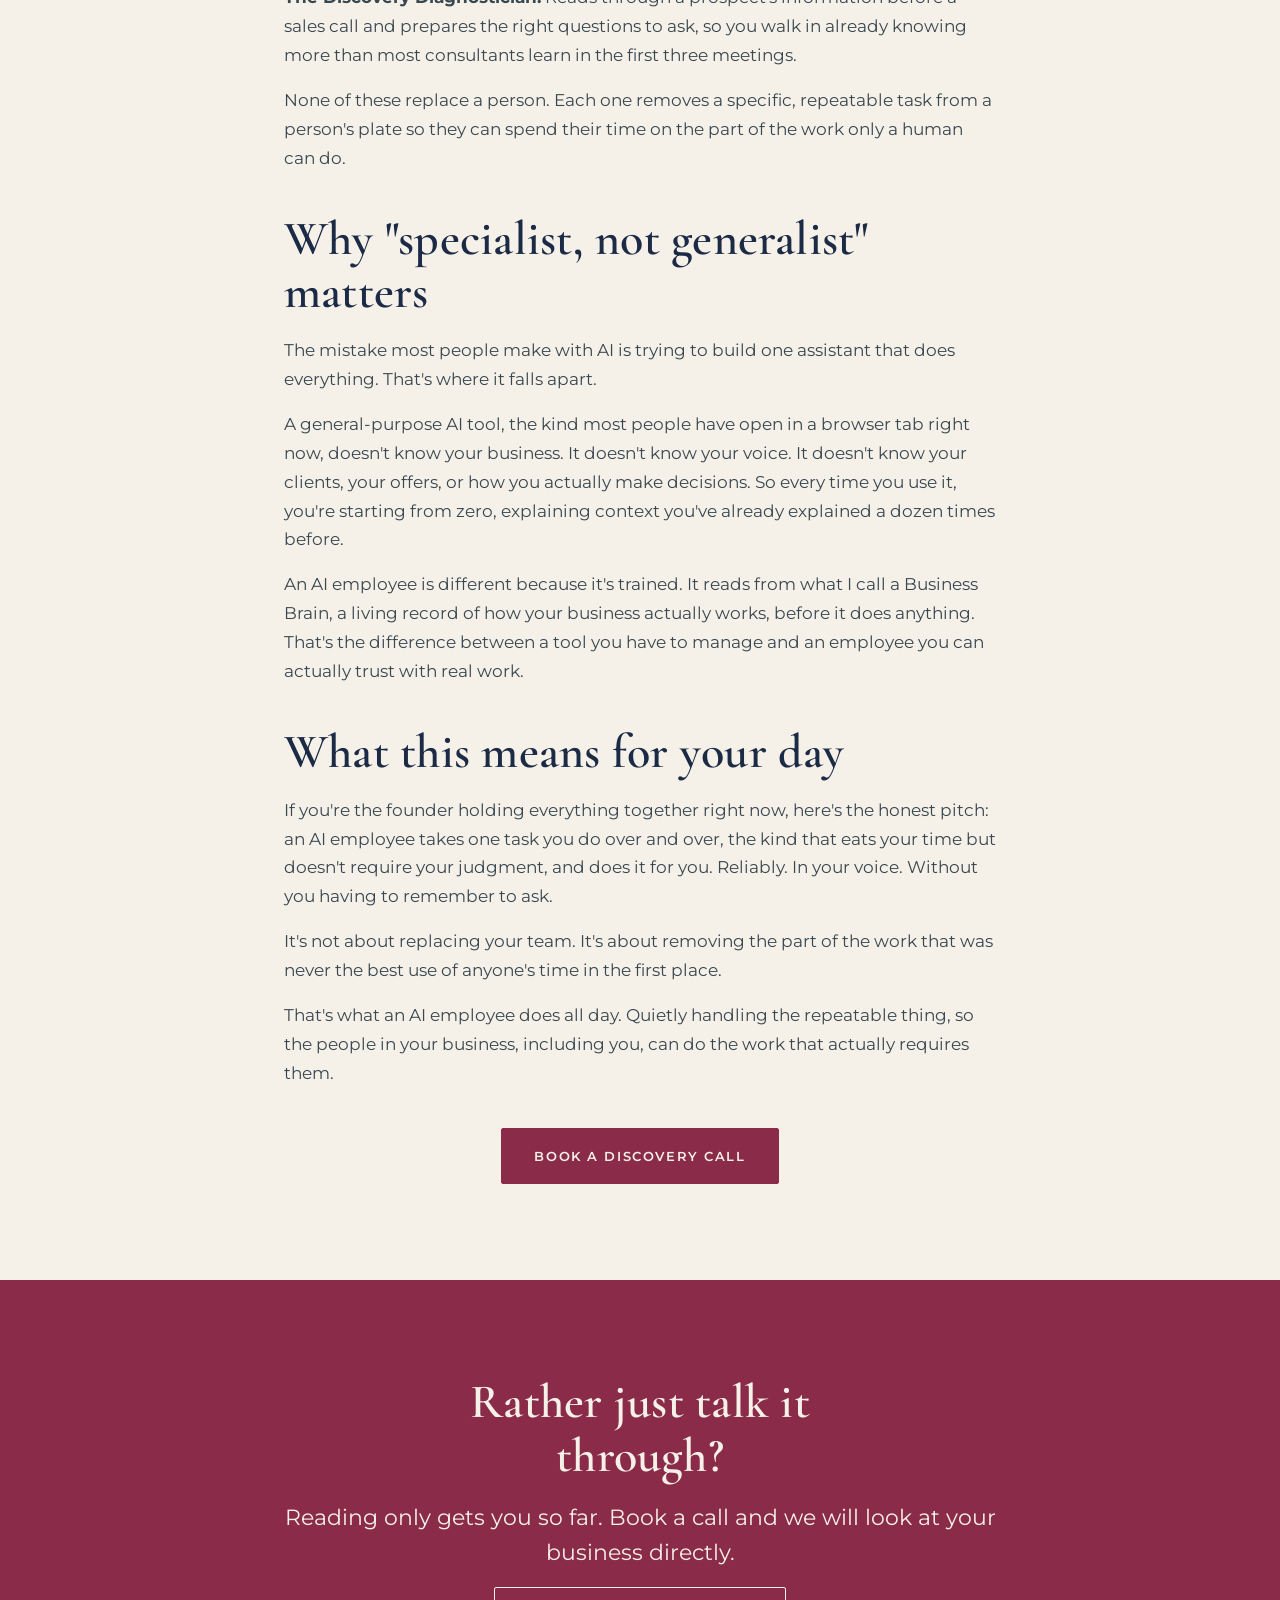
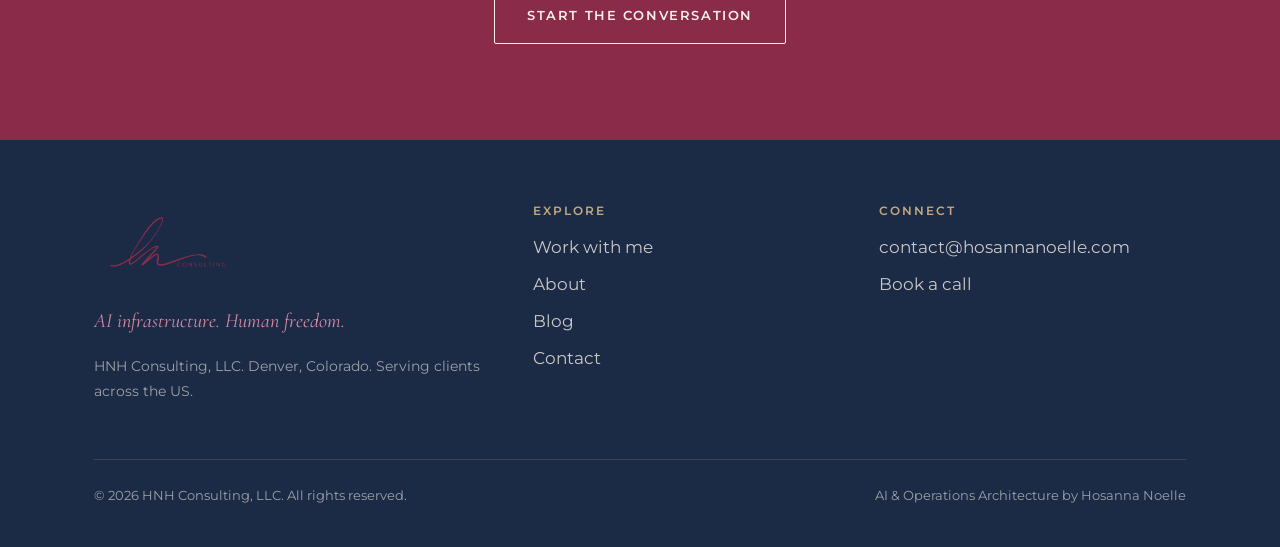
<file: blog-ai-employee.html>
<!DOCTYPE html>
<html lang="en">
<head>
  <meta charset="UTF-8" />
  <meta name="viewport" content="width=device-width, initial-scale=1.0" />

  <title>What an AI Employee Actually Does All Day | HNH Consulting</title>
  <meta name="description" content="The phrase sounds bigger than the reality, and that is a good thing. A look at the small, repeatable work an AI employee handles so your people do not have to." />
  <link rel="canonical" href="https://hosannanoelle.com/blog-ai-employee.html" />

  <meta property="og:type" content="article" />
  <meta property="og:title" content="What an AI Employee Actually Does All Day" />
  <meta property="og:description" content="The phrase sounds bigger than the reality, and that is a good thing. A look at the small, repeatable work an AI employee handles." />
  <meta property="og:url" content="https://hosannanoelle.com/blog-ai-employee.html" />
  <meta property="og:image" content="https://hosannanoelle.com/images/blog-2.jpg" />
  <meta property="og:site_name" content="HNH Consulting, LLC" />
  <meta name="twitter:card" content="summary_large_image" />

  <link rel="preconnect" href="https://fonts.googleapis.com" />
  <link rel="preconnect" href="https://fonts.gstatic.com" crossorigin />
  <link href="https://fonts.googleapis.com/css2?family=Cormorant+Garamond:ital,wght@0,400;0,500;0,600;1,400;1,500&family=Montserrat:wght@400;500;600;700&display=swap" rel="stylesheet" />

  <link rel="stylesheet" href="styles.css" />

  <script type="application/ld+json">
  {
    "@context": "https://schema.org",
    "@type": "Article",
    "headline": "What an AI Employee Actually Does All Day",
    "description": "The phrase sounds bigger than the reality, and that is a good thing. A look at the small, repeatable work an AI employee handles so your people do not have to.",
    "url": "https://hosannanoelle.com/blog-ai-employee.html",
    "author": { "@type": "Person", "name": "Hosanna Noelle" },
    "publisher": { "@type": "Organization", "name": "HNH Consulting, LLC" },
    "image": "https://hosannanoelle.com/images/blog-2.jpg"
  }
  </script>
</head>
<body>
  <a class="skip-link" href="#main">Skip to content</a>

  <header class="site-header">
    <nav class="nav" aria-label="Primary">
      <a class="logo" href="index.html" aria-label="HNH Consulting home"><img src="images/logo-navy.svg" alt="HNH Consulting" /></a>
      <button class="nav-toggle" aria-expanded="false" aria-controls="nav-links" aria-label="Toggle menu">
        <span></span><span></span><span></span>
      </button>
      <ul class="nav-links" id="nav-links">
        <li><a href="services.html">Work with me</a></li>
        <li><a href="about.html">About</a></li>
        <li><a href="blog.html" aria-current="page">Blog</a></li>
        <li><a class="btn btn--rose" href="https://hello.dubsado.com/public/appointment-scheduler/692e1d70c882049d08e7fd2c/schedule">Start the conversation</a></li>
      </ul>
    </nav>
  </header>

  <main id="main">

    <section class="page-hero" aria-labelledby="page-title">
      <div class="container container--narrow">
        <span class="eyebrow eyebrow--light">Getting started &middot; 5 min read</span>
        <h1 id="page-title">What an AI employee actually does all day</h1>
      </div>
    </section>

    <section class="bg-ivory" aria-labelledby="post-content">
      <div class="container container--narrow">
        <div class="post-body" style="color:var(--slate);line-height:1.7;">

          <p>The phrase "AI employee" sounds like something out of a science fiction movie.</p>

          <p>It isn't. And that's actually the good news.</p>

          <p>When I tell people I build AI employees for small businesses, I usually get one of two reactions. Either their eyes light up like I just described something out of a sci-fi movie, or they get a little nervous, like I'm about to replace their team with robots.</p>

          <p>Neither reaction matches the reality. The reality is smaller, quieter, and a lot more useful than either one.</p>

          <h2 style="color:var(--navy);margin-top:2.5rem;">What an AI employee is not</h2>

          <p>It's not a chatbot that answers generic questions. It's not a robot. It's not artificial general intelligence running your company while you sleep.</p>

          <p>An AI employee doesn't have ambition. It doesn't have opinions about your business strategy. It does one specific job, the same way a real employee with one clear role does one specific job, except this one never gets tired, never forgets a step, and never needs a day off.</p>

          <h2 style="color:var(--navy);margin-top:2.5rem;">What an AI employee actually is</h2>

          <p>It's a trained specialist that does one repeatable task well, using real context about your business so the output actually sounds like you and fits how you work.</p>

          <p>That's the whole definition. Not flashy. Just useful.</p>

          <p>Here's what that looks like in practice, with three examples I build often.</p>

          <p><strong>The Note-Taker.</strong> Sits in on meetings, captures what was decided, and turns it into a clean recap with action items, no one has to write anything afterward.</p>

          <p><strong>The Communicator.</strong> Drafts emails and follow-ups in your actual voice, not generic AI voice, because it's been trained on how you really write.</p>

          <p><strong>The Discovery Diagnostician.</strong> Reads through a prospect's information before a sales call and prepares the right questions to ask, so you walk in already knowing more than most consultants learn in the first three meetings.</p>

          <p>None of these replace a person. Each one removes a specific, repeatable task from a person's plate so they can spend their time on the part of the work only a human can do.</p>

          <h2 style="color:var(--navy);margin-top:2.5rem;">Why "specialist, not generalist" matters</h2>

          <p>The mistake most people make with AI is trying to build one assistant that does everything. That's where it falls apart.</p>

          <p>A general-purpose AI tool, the kind most people have open in a browser tab right now, doesn't know your business. It doesn't know your voice. It doesn't know your clients, your offers, or how you actually make decisions. So every time you use it, you're starting from zero, explaining context you've already explained a dozen times before.</p>

          <p>An AI employee is different because it's trained. It reads from what I call a Business Brain, a living record of how your business actually works, before it does anything. That's the difference between a tool you have to manage and an employee you can actually trust with real work.</p>

          <h2 style="color:var(--navy);margin-top:2.5rem;">What this means for your day</h2>

          <p>If you're the founder holding everything together right now, here's the honest pitch: an AI employee takes one task you do over and over, the kind that eats your time but doesn't require your judgment, and does it for you. Reliably. In your voice. Without you having to remember to ask.</p>

          <p>It's not about replacing your team. It's about removing the part of the work that was never the best use of anyone's time in the first place.</p>

          <p>That's what an AI employee does all day. Quietly handling the repeatable thing, so the people in your business, including you, can do the work that actually requires them.</p>

        </div>

        <div class="text-center mt-4">
          <a class="btn btn--rose" href="https://hello.dubsado.com/public/appointment-scheduler/692e1d70c882049d08e7fd2c/schedule">Book a discovery call</a>
        </div>
      </div>
    </section>

    <!-- CTA -->
    <section class="cta-band" aria-labelledby="cta-title">
      <div class="container container--narrow">
        <h2 id="cta-title">Rather just talk it through?</h2>
        <p class="lead">Reading only gets you so far. Book a call and we will look at your business directly.</p>
        <a class="btn btn--ghost" href="https://hello.dubsado.com/public/appointment-scheduler/692e1d70c882049d08e7fd2c/schedule" style="border-color:var(--ivory);color:var(--ivory);">Start the conversation</a>
      </div>
    </section>

  </main>

  <footer class="site-footer">
    <div class="container">
      <div class="footer-grid">
        <div class="footer-brand">
          <a class="logo" href="index.html"><img src="images/logo-script.png" alt="HNH Consulting" /></a>
          <p class="footer-tag">AI infrastructure. Human freedom.</p>
          <p style="color:var(--ivory-60);font-size:0.9rem;">HNH Consulting, LLC. Denver, Colorado. Serving clients across the US.</p>
        </div>
        <div class="footer-col">
          <h4>Explore</h4>
          <ul>
            <li><a href="services.html">Work with me</a></li>
            <li><a href="about.html">About</a></li>
            <li><a href="blog.html">Blog</a></li>
            <li><a href="contact.html">Contact</a></li>
          </ul>
        </div>
        <div class="footer-col">
          <h4>Connect</h4>
          <ul>
            <li><a href="mailto:contact@hosannanoelle.com">contact@hosannanoelle.com</a></li>
            <li><a href="https://hello.dubsado.com/public/appointment-scheduler/692e1d70c882049d08e7fd2c/schedule">Book a call</a></li>
          </ul>
        </div>
      </div>
      <div class="footer-bottom">
        <span>&copy; 2026 HNH Consulting, LLC. All rights reserved.</span>
        <span>AI &amp; Operations Architecture by Hosanna Noelle</span>
      </div>
    </div>
  </footer>

  <script src="main.js"></script>
</body>
</html>
</file>
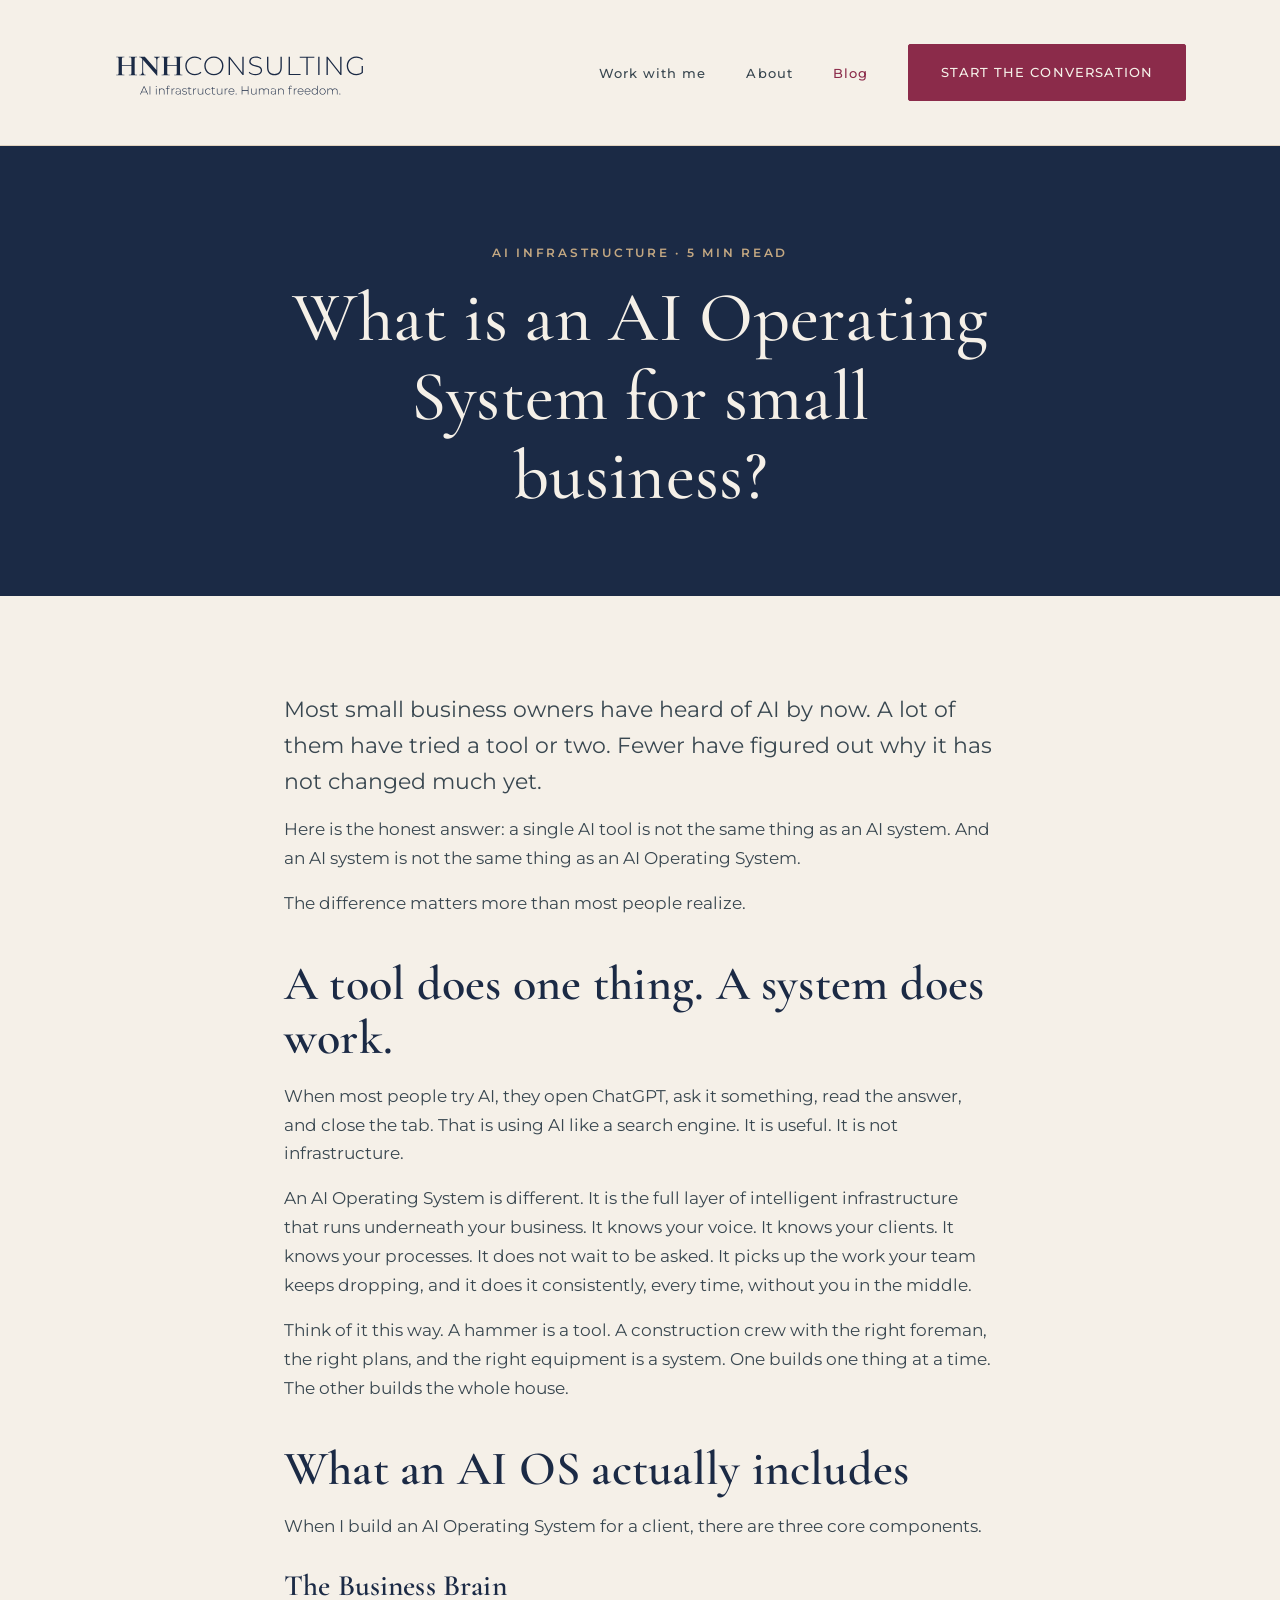
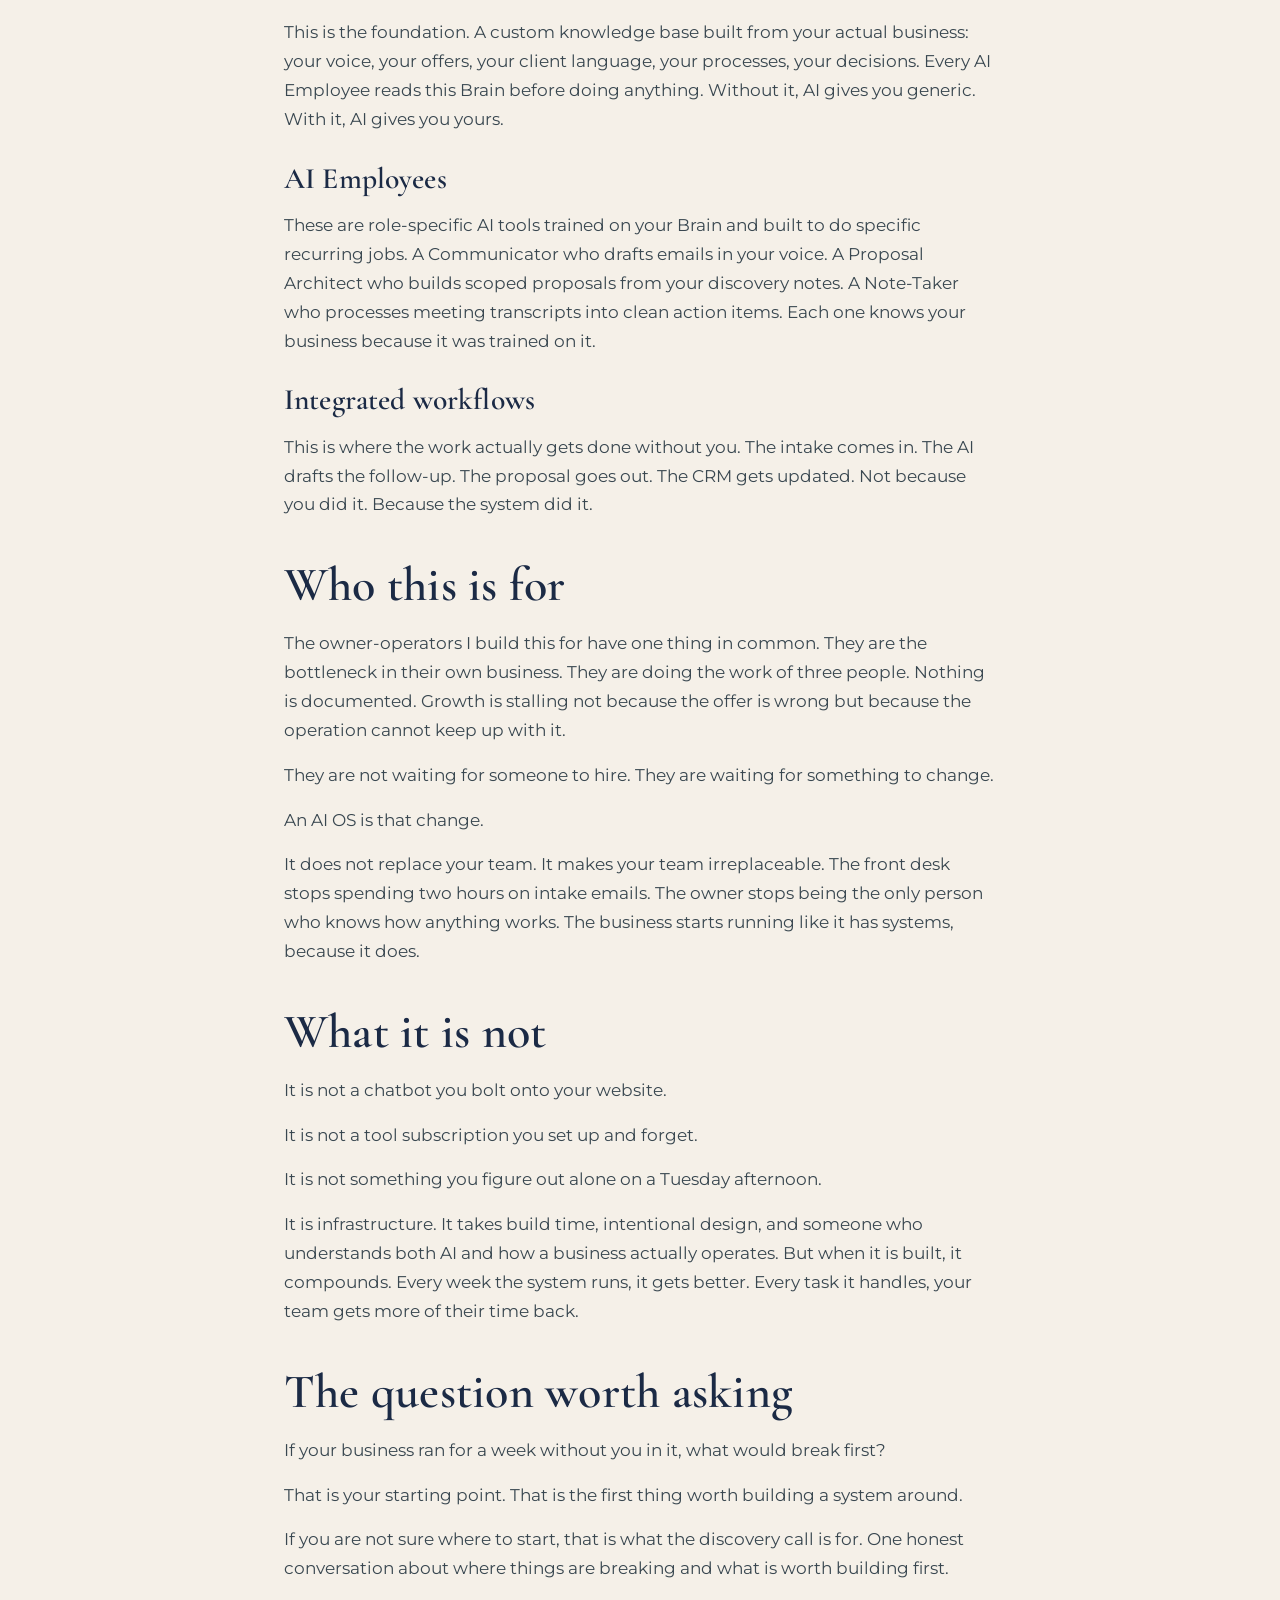
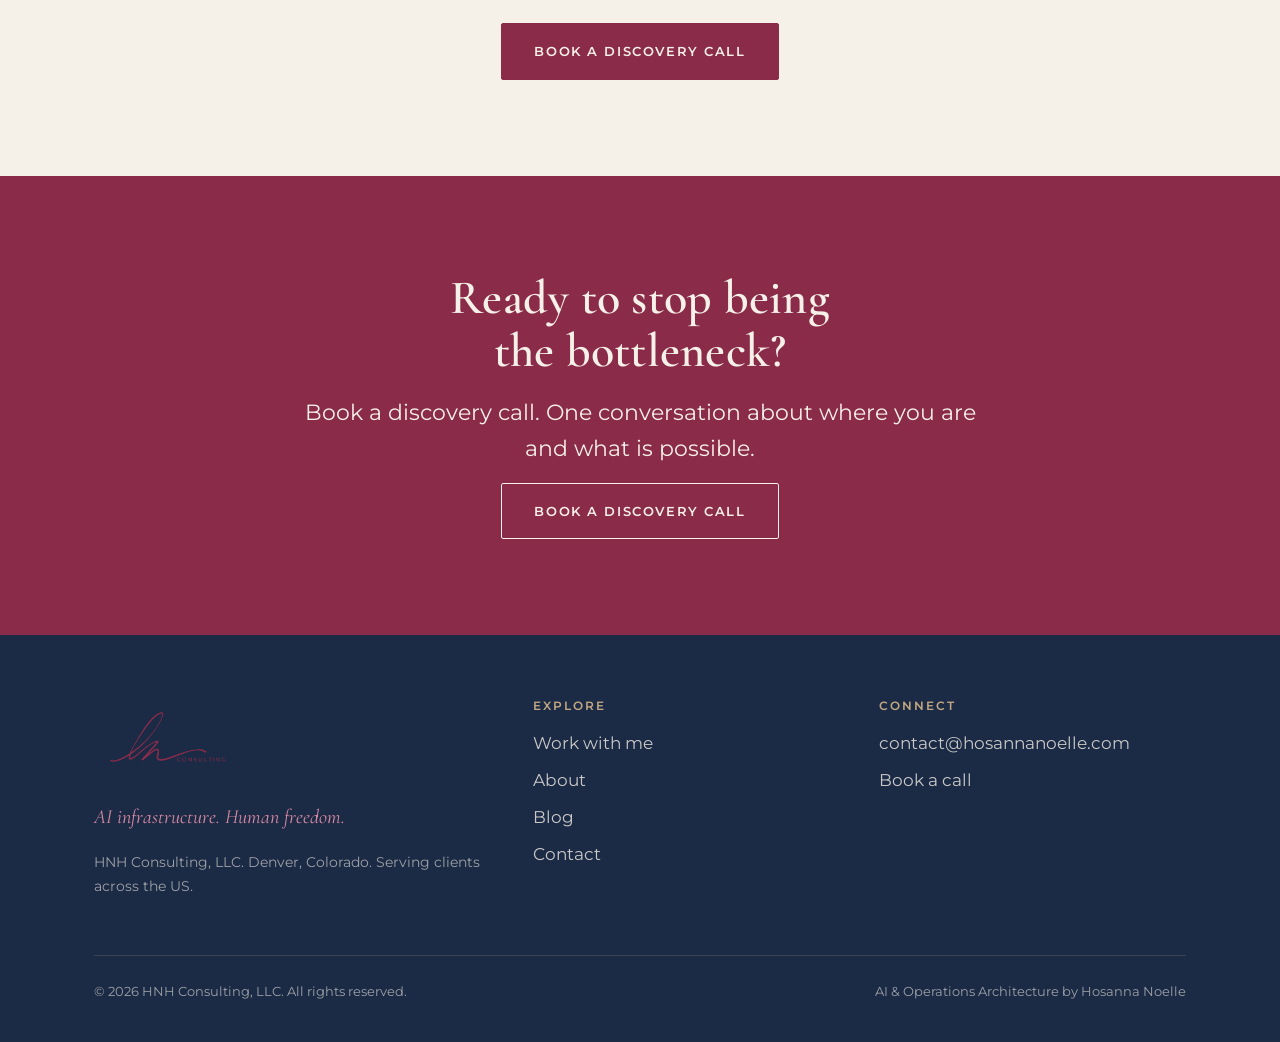
<file: blog-ai-operating-system.html>
<!DOCTYPE html>
<html lang="en">
<head>
  <meta charset="UTF-8" />
  <meta name="viewport" content="width=device-width, initial-scale=1.0" />

  <title>What Is an AI Operating System for Small Business? | HNH Consulting</title>
  <meta name="description" content="An AI Operating System is not a tool. It is infrastructure. Here is what it actually means for small and professional service businesses." />
  <link rel="canonical" href="https://hosannanoelle.com/blog-ai-operating-system.html" />

  <meta property="og:type" content="article" />
  <meta property="og:title" content="What Is an AI Operating System for Small Business?" />
  <meta property="og:description" content="An AI Operating System is not a tool. It is infrastructure. Here is what it actually means for small and professional service businesses." />
  <meta property="og:url" content="https://hosannanoelle.com/blog-ai-operating-system.html" />
  <meta property="og:image" content="https://hosannanoelle.com/images/blog-4.jpg" />
  <meta property="og:site_name" content="HNH Consulting, LLC" />
  <meta name="twitter:card" content="summary_large_image" />

  <link rel="preconnect" href="https://fonts.googleapis.com" />
  <link rel="preconnect" href="https://fonts.gstatic.com" crossorigin />
  <link href="https://fonts.googleapis.com/css2?family=Cormorant+Garamond:ital,wght@0,400;0,500;0,600;1,400;1,500&family=Montserrat:wght@400;500;600;700&display=swap" rel="stylesheet" />

  <link rel="stylesheet" href="styles.css" />

  <script type="application/ld+json">
  {
    "@context": "https://schema.org",
    "@type": "Article",
    "headline": "What Is an AI Operating System for Small Business?",
    "description": "An AI Operating System is not a tool. It is infrastructure. Here is what it actually means for small and professional service businesses.",
    "url": "https://hosannanoelle.com/blog-ai-operating-system.html",
    "author": { "@type": "Person", "name": "Hosanna Noelle" },
    "publisher": { "@type": "Organization", "name": "HNH Consulting, LLC" },
    "image": "https://hosannanoelle.com/images/blog-4.jpg"
  }
  </script>
</head>
<body>
  <a class="skip-link" href="#main">Skip to content</a>

  <header class="site-header">
    <nav class="nav" aria-label="Primary">
      <a class="logo" href="index.html" aria-label="HNH Consulting home"><img src="images/logo-navy.svg" alt="HNH Consulting" /></a>
      <button class="nav-toggle" aria-expanded="false" aria-controls="nav-links" aria-label="Toggle menu">
        <span></span><span></span><span></span>
      </button>
      <ul class="nav-links" id="nav-links">
        <li><a href="services.html">Work with me</a></li>
        <li><a href="about.html">About</a></li>
        <li><a href="blog.html" aria-current="page">Blog</a></li>
        <li><a class="btn btn--rose" href="https://hello.dubsado.com/public/appointment-scheduler/692e1d70c882049d08e7fd2c/schedule">Start the conversation</a></li>
      </ul>
    </nav>
  </header>

  <main id="main">

    <section class="page-hero" aria-labelledby="page-title">
      <div class="container container--narrow">
        <span class="eyebrow eyebrow--light">AI infrastructure &middot; 5 min read</span>
        <h1 id="page-title">What is an AI Operating System for small business?</h1>
      </div>
    </section>

    <section class="bg-ivory" aria-labelledby="post-content">
      <div class="container container--narrow">
        <div class="post-body" style="color:var(--slate);line-height:1.7;">

          <p class="lead">Most small business owners have heard of AI by now. A lot of them have tried a tool or two. Fewer have figured out why it has not changed much yet.</p>

          <p>Here is the honest answer: a single AI tool is not the same thing as an AI system. And an AI system is not the same thing as an AI Operating System.</p>

          <p>The difference matters more than most people realize.</p>

          <h2 style="color:var(--navy);margin-top:2.5rem;">A tool does one thing. A system does work.</h2>

          <p>When most people try AI, they open ChatGPT, ask it something, read the answer, and close the tab. That is using AI like a search engine. It is useful. It is not infrastructure.</p>

          <p>An AI Operating System is different. It is the full layer of intelligent infrastructure that runs underneath your business. It knows your voice. It knows your clients. It knows your processes. It does not wait to be asked. It picks up the work your team keeps dropping, and it does it consistently, every time, without you in the middle.</p>

          <p>Think of it this way. A hammer is a tool. A construction crew with the right foreman, the right plans, and the right equipment is a system. One builds one thing at a time. The other builds the whole house.</p>

          <h2 style="color:var(--navy);margin-top:2.5rem;">What an AI OS actually includes</h2>

          <p>When I build an AI Operating System for a client, there are three core components.</p>

          <h3 style="color:var(--navy);margin-top:1.75rem;">The Business Brain</h3>
          <p>This is the foundation. A custom knowledge base built from your actual business: your voice, your offers, your client language, your processes, your decisions. Every AI Employee reads this Brain before doing anything. Without it, AI gives you generic. With it, AI gives you yours.</p>

          <h3 style="color:var(--navy);margin-top:1.75rem;">AI Employees</h3>
          <p>These are role-specific AI tools trained on your Brain and built to do specific recurring jobs. A Communicator who drafts emails in your voice. A Proposal Architect who builds scoped proposals from your discovery notes. A Note-Taker who processes meeting transcripts into clean action items. Each one knows your business because it was trained on it.</p>

          <h3 style="color:var(--navy);margin-top:1.75rem;">Integrated workflows</h3>
          <p>This is where the work actually gets done without you. The intake comes in. The AI drafts the follow-up. The proposal goes out. The CRM gets updated. Not because you did it. Because the system did it.</p>

          <h2 style="color:var(--navy);margin-top:2.5rem;">Who this is for</h2>

          <p>The owner-operators I build this for have one thing in common. They are the bottleneck in their own business. They are doing the work of three people. Nothing is documented. Growth is stalling not because the offer is wrong but because the operation cannot keep up with it.</p>

          <p>They are not waiting for someone to hire. They are waiting for something to change.</p>

          <p>An AI OS is that change.</p>

          <p>It does not replace your team. It makes your team irreplaceable. The front desk stops spending two hours on intake emails. The owner stops being the only person who knows how anything works. The business starts running like it has systems, because it does.</p>

          <h2 style="color:var(--navy);margin-top:2.5rem;">What it is not</h2>

          <p>It is not a chatbot you bolt onto your website.</p>

          <p>It is not a tool subscription you set up and forget.</p>

          <p>It is not something you figure out alone on a Tuesday afternoon.</p>

          <p>It is infrastructure. It takes build time, intentional design, and someone who understands both AI and how a business actually operates. But when it is built, it compounds. Every week the system runs, it gets better. Every task it handles, your team gets more of their time back.</p>

          <h2 style="color:var(--navy);margin-top:2.5rem;">The question worth asking</h2>

          <p>If your business ran for a week without you in it, what would break first?</p>

          <p>That is your starting point. That is the first thing worth building a system around.</p>

          <p>If you are not sure where to start, that is what the discovery call is for. One honest conversation about where things are breaking and what is worth building first.</p>

        </div>

        <div class="text-center mt-4">
          <a class="btn btn--rose" href="https://hello.dubsado.com/public/appointment-scheduler/692e1d70c882049d08e7fd2c/schedule">Book a discovery call</a>
        </div>
      </div>
    </section>

    <section class="cta-band" aria-labelledby="cta-title">
      <div class="container container--narrow">
        <h2 id="cta-title">Ready to stop being the bottleneck?</h2>
        <p class="lead">Book a discovery call. One conversation about where you are and what is possible.</p>
        <a class="btn btn--ghost" href="https://hello.dubsado.com/public/appointment-scheduler/692e1d70c882049d08e7fd2c/schedule" style="border-color:var(--ivory);color:var(--ivory);">Book a discovery call</a>
      </div>
    </section>

  </main>

  <footer class="site-footer">
    <div class="container">
      <div class="footer-grid">
        <div class="footer-brand">
          <a class="logo" href="index.html"><img src="images/logo-script.png" alt="HNH Consulting" /></a>
          <p class="footer-tag">AI infrastructure. Human freedom.</p>
          <p style="color:var(--ivory-60);font-size:0.9rem;">HNH Consulting, LLC. Denver, Colorado. Serving clients across the US.</p>
        </div>
        <div class="footer-col">
          <h4>Explore</h4>
          <ul>
            <li><a href="services.html">Work with me</a></li>
            <li><a href="about.html">About</a></li>
            <li><a href="blog.html">Blog</a></li>
            <li><a href="contact.html">Contact</a></li>
          </ul>
        </div>
        <div class="footer-col">
          <h4>Connect</h4>
          <ul>
            <li><a href="mailto:contact@hosannanoelle.com">contact@hosannanoelle.com</a></li>
            <li><a href="https://hello.dubsado.com/public/appointment-scheduler/692e1d70c882049d08e7fd2c/schedule">Book a call</a></li>
          </ul>
        </div>
      </div>
      <div class="footer-bottom">
        <span>&copy; 2026 HNH Consulting, LLC. All rights reserved.</span>
        <span>AI &amp; Operations Architecture by Hosanna Noelle</span>
      </div>
    </div>
  </footer>

  <script src="main.js"></script>
</body>
</html>
</file>
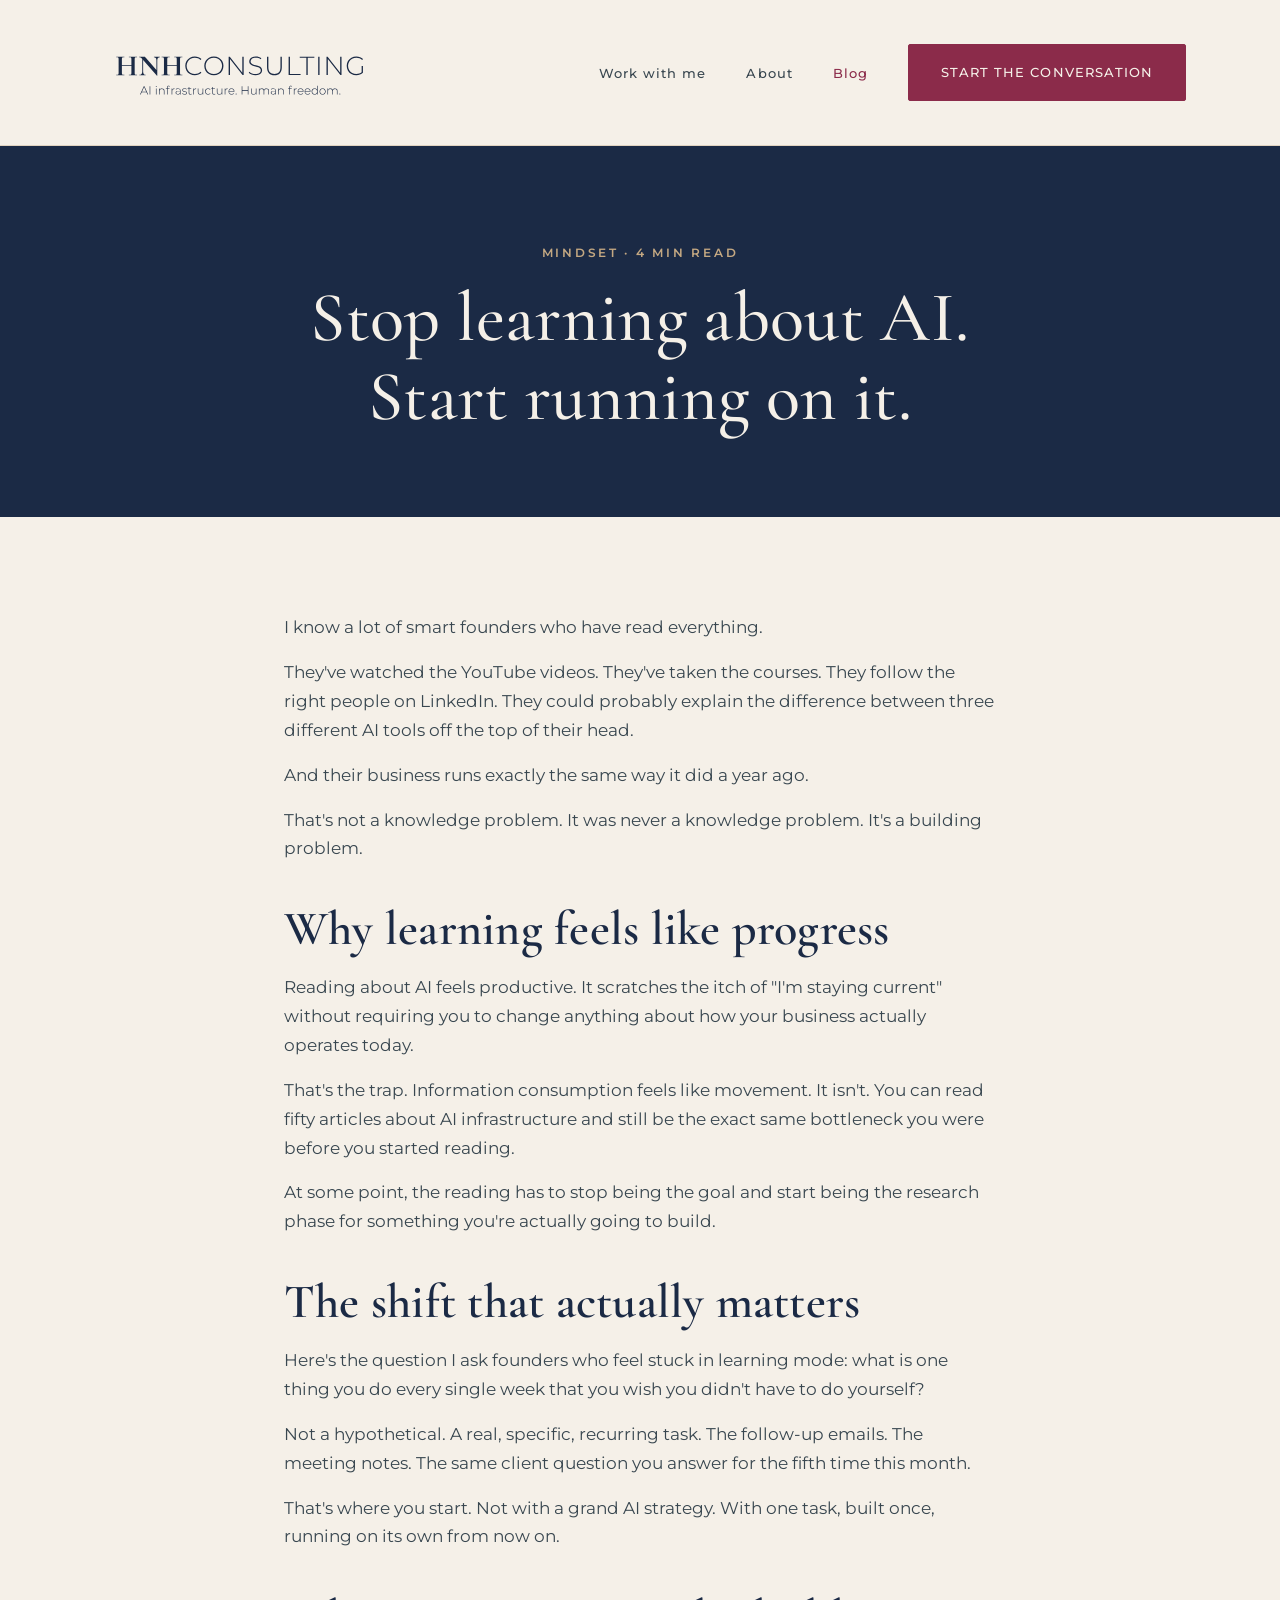
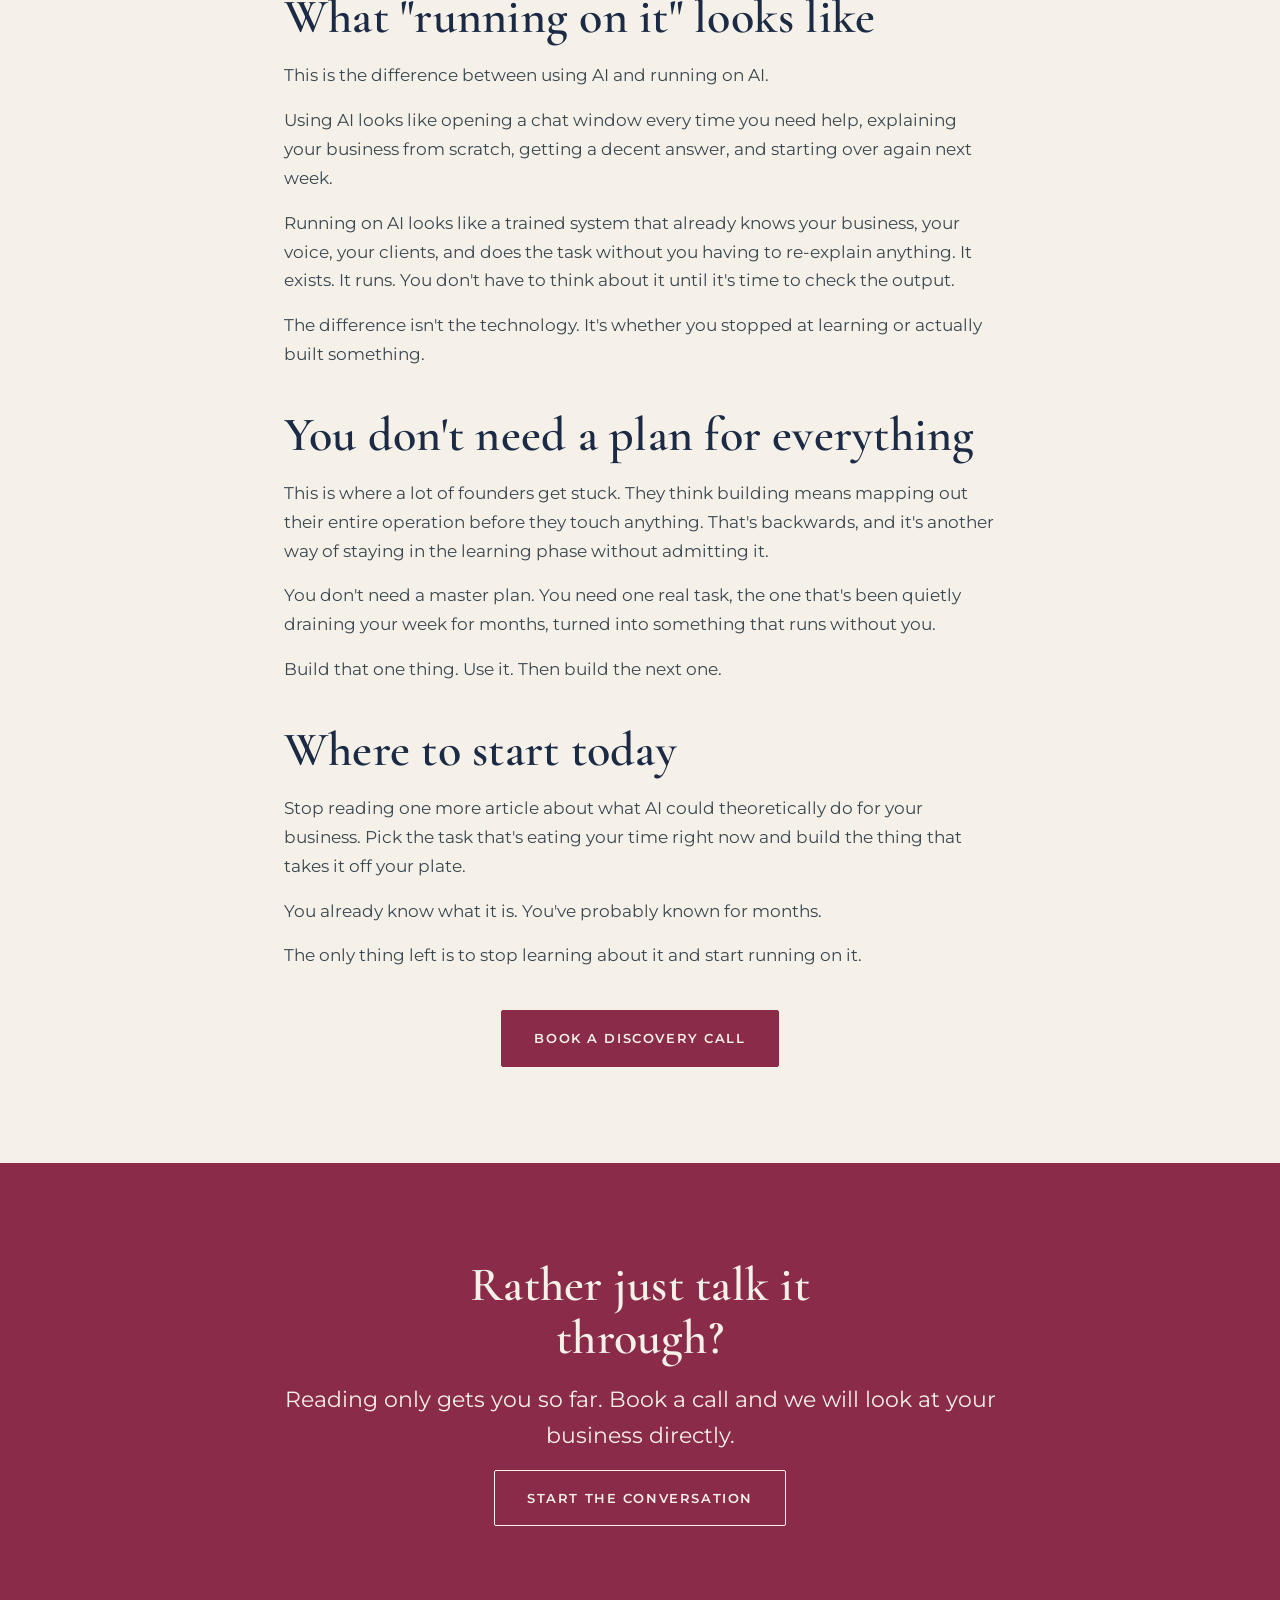
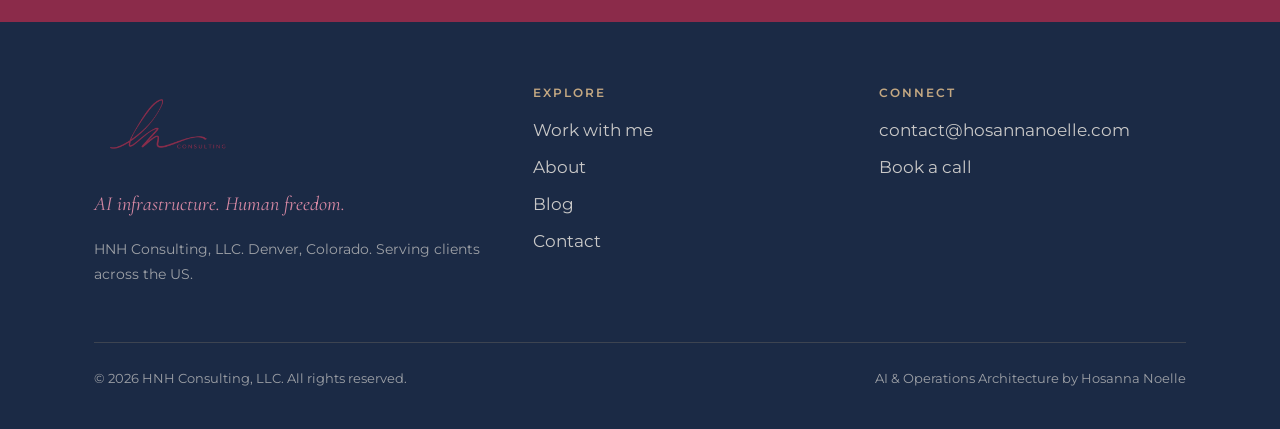
<file: blog-stop-learning.html>
<!DOCTYPE html>
<html lang="en">
<head>
  <meta charset="UTF-8" />
  <meta name="viewport" content="width=device-width, initial-scale=1.0" />

  <title>Stop Learning About AI. Start Running On It. | HNH Consulting</title>
  <meta name="description" content="Reading one more article will not change how your business runs. At some point you have to build the thing. Here is what that shift looks like in practice." />
  <link rel="canonical" href="https://hosannanoelle.com/blog-stop-learning.html" />

  <meta property="og:type" content="article" />
  <meta property="og:title" content="Stop Learning About AI. Start Running On It." />
  <meta property="og:description" content="Reading one more article will not change how your business runs. At some point you have to build the thing." />
  <meta property="og:url" content="https://hosannanoelle.com/blog-stop-learning.html" />
  <meta property="og:image" content="https://hosannanoelle.com/images/blog-3.jpg" />
  <meta property="og:site_name" content="HNH Consulting, LLC" />
  <meta name="twitter:card" content="summary_large_image" />

  <link rel="preconnect" href="https://fonts.googleapis.com" />
  <link rel="preconnect" href="https://fonts.gstatic.com" crossorigin />
  <link href="https://fonts.googleapis.com/css2?family=Cormorant+Garamond:ital,wght@0,400;0,500;0,600;1,400;1,500&family=Montserrat:wght@400;500;600;700&display=swap" rel="stylesheet" />

  <link rel="stylesheet" href="styles.css" />

  <script type="application/ld+json">
  {
    "@context": "https://schema.org",
    "@type": "Article",
    "headline": "Stop Learning About AI. Start Running On It.",
    "description": "Reading one more article will not change how your business runs. At some point you have to build the thing. Here is what that shift looks like in practice.",
    "url": "https://hosannanoelle.com/blog-stop-learning.html",
    "author": { "@type": "Person", "name": "Hosanna Noelle" },
    "publisher": { "@type": "Organization", "name": "HNH Consulting, LLC" },
    "image": "https://hosannanoelle.com/images/blog-3.jpg"
  }
  </script>
</head>
<body>
  <a class="skip-link" href="#main">Skip to content</a>

  <header class="site-header">
    <nav class="nav" aria-label="Primary">
      <a class="logo" href="index.html" aria-label="HNH Consulting home"><img src="images/logo-navy.svg" alt="HNH Consulting" /></a>
      <button class="nav-toggle" aria-expanded="false" aria-controls="nav-links" aria-label="Toggle menu">
        <span></span><span></span><span></span>
      </button>
      <ul class="nav-links" id="nav-links">
        <li><a href="services.html">Work with me</a></li>
        <li><a href="about.html">About</a></li>
        <li><a href="blog.html" aria-current="page">Blog</a></li>
        <li><a class="btn btn--rose" href="https://hello.dubsado.com/public/appointment-scheduler/692e1d70c882049d08e7fd2c/schedule">Start the conversation</a></li>
      </ul>
    </nav>
  </header>

  <main id="main">

    <section class="page-hero" aria-labelledby="page-title">
      <div class="container container--narrow">
        <span class="eyebrow eyebrow--light">Mindset &middot; 4 min read</span>
        <h1 id="page-title">Stop learning about AI. Start running on it.</h1>
      </div>
    </section>

    <section class="bg-ivory" aria-labelledby="post-content">
      <div class="container container--narrow">
        <div class="post-body" style="color:var(--slate);line-height:1.7;">

          <p>I know a lot of smart founders who have read everything.</p>

          <p>They've watched the YouTube videos. They've taken the courses. They follow the right people on LinkedIn. They could probably explain the difference between three different AI tools off the top of their head.</p>

          <p>And their business runs exactly the same way it did a year ago.</p>

          <p>That's not a knowledge problem. It was never a knowledge problem. It's a building problem.</p>

          <h2 style="color:var(--navy);margin-top:2.5rem;">Why learning feels like progress</h2>

          <p>Reading about AI feels productive. It scratches the itch of "I'm staying current" without requiring you to change anything about how your business actually operates today.</p>

          <p>That's the trap. Information consumption feels like movement. It isn't. You can read fifty articles about AI infrastructure and still be the exact same bottleneck you were before you started reading.</p>

          <p>At some point, the reading has to stop being the goal and start being the research phase for something you're actually going to build.</p>

          <h2 style="color:var(--navy);margin-top:2.5rem;">The shift that actually matters</h2>

          <p>Here's the question I ask founders who feel stuck in learning mode: what is one thing you do every single week that you wish you didn't have to do yourself?</p>

          <p>Not a hypothetical. A real, specific, recurring task. The follow-up emails. The meeting notes. The same client question you answer for the fifth time this month.</p>

          <p>That's where you start. Not with a grand AI strategy. With one task, built once, running on its own from now on.</p>

          <h2 style="color:var(--navy);margin-top:2.5rem;">What "running on it" looks like</h2>

          <p>This is the difference between using AI and running on AI.</p>

          <p>Using AI looks like opening a chat window every time you need help, explaining your business from scratch, getting a decent answer, and starting over again next week.</p>

          <p>Running on AI looks like a trained system that already knows your business, your voice, your clients, and does the task without you having to re-explain anything. It exists. It runs. You don't have to think about it until it's time to check the output.</p>

          <p>The difference isn't the technology. It's whether you stopped at learning or actually built something.</p>

          <h2 style="color:var(--navy);margin-top:2.5rem;">You don't need a plan for everything</h2>

          <p>This is where a lot of founders get stuck. They think building means mapping out their entire operation before they touch anything. That's backwards, and it's another way of staying in the learning phase without admitting it.</p>

          <p>You don't need a master plan. You need one real task, the one that's been quietly draining your week for months, turned into something that runs without you.</p>

          <p>Build that one thing. Use it. Then build the next one.</p>

          <h2 style="color:var(--navy);margin-top:2.5rem;">Where to start today</h2>

          <p>Stop reading one more article about what AI could theoretically do for your business. Pick the task that's eating your time right now and build the thing that takes it off your plate.</p>

          <p>You already know what it is. You've probably known for months.</p>

          <p>The only thing left is to stop learning about it and start running on it.</p>

        </div>

        <div class="text-center mt-4">
          <a class="btn btn--rose" href="https://hello.dubsado.com/public/appointment-scheduler/692e1d70c882049d08e7fd2c/schedule">Book a discovery call</a>
        </div>
      </div>
    </section>

    <!-- CTA -->
    <section class="cta-band" aria-labelledby="cta-title">
      <div class="container container--narrow">
        <h2 id="cta-title">Rather just talk it through?</h2>
        <p class="lead">Reading only gets you so far. Book a call and we will look at your business directly.</p>
        <a class="btn btn--ghost" href="https://hello.dubsado.com/public/appointment-scheduler/692e1d70c882049d08e7fd2c/schedule" style="border-color:var(--ivory);color:var(--ivory);">Start the conversation</a>
      </div>
    </section>

  </main>

  <footer class="site-footer">
    <div class="container">
      <div class="footer-grid">
        <div class="footer-brand">
          <a class="logo" href="index.html"><img src="images/logo-script.png" alt="HNH Consulting" /></a>
          <p class="footer-tag">AI infrastructure. Human freedom.</p>
          <p style="color:var(--ivory-60);font-size:0.9rem;">HNH Consulting, LLC. Denver, Colorado. Serving clients across the US.</p>
        </div>
        <div class="footer-col">
          <h4>Explore</h4>
          <ul>
            <li><a href="services.html">Work with me</a></li>
            <li><a href="about.html">About</a></li>
            <li><a href="blog.html">Blog</a></li>
            <li><a href="contact.html">Contact</a></li>
          </ul>
        </div>
        <div class="footer-col">
          <h4>Connect</h4>
          <ul>
            <li><a href="mailto:contact@hosannanoelle.com">contact@hosannanoelle.com</a></li>
            <li><a href="https://hello.dubsado.com/public/appointment-scheduler/692e1d70c882049d08e7fd2c/schedule">Book a call</a></li>
          </ul>
        </div>
      </div>
      <div class="footer-bottom">
        <span>&copy; 2026 HNH Consulting, LLC. All rights reserved.</span>
        <span>AI &amp; Operations Architecture by Hosanna Noelle</span>
      </div>
    </div>
  </footer>

  <script src="main.js"></script>
</body>
</html>
</file>
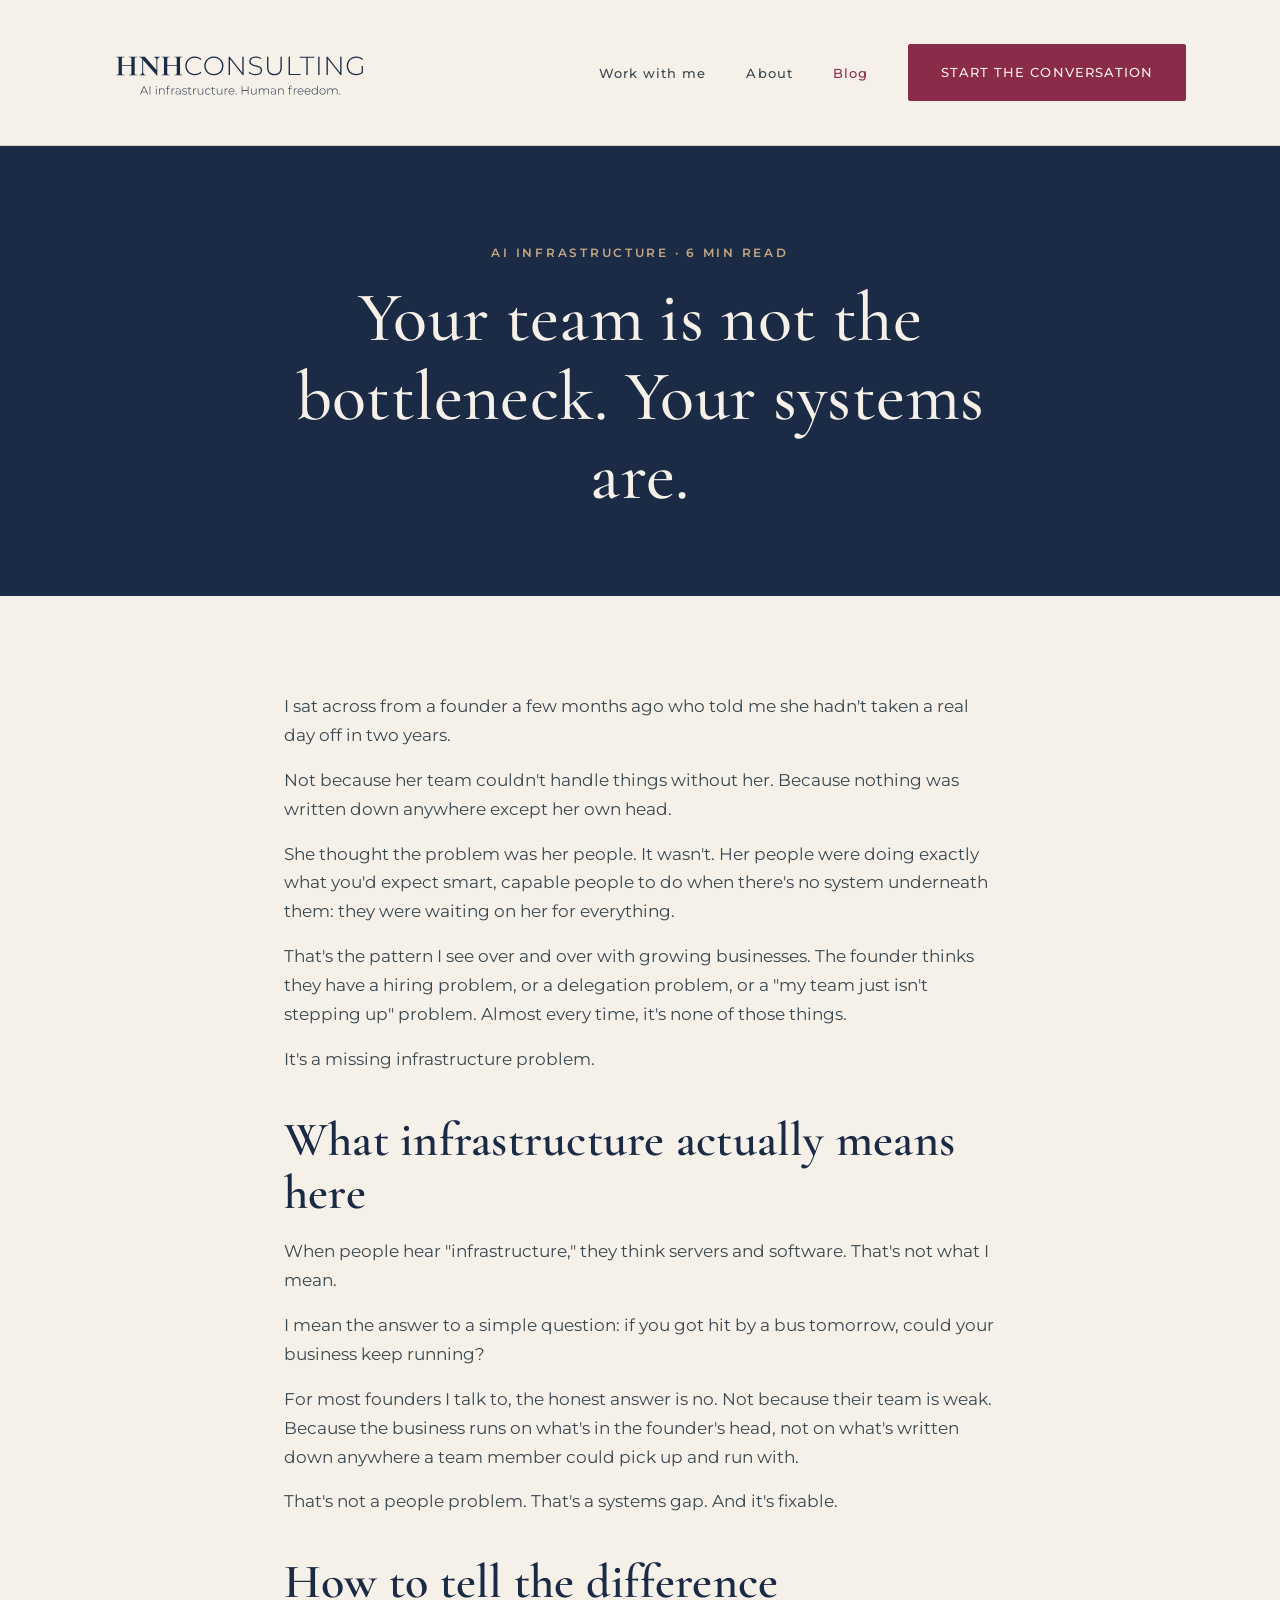
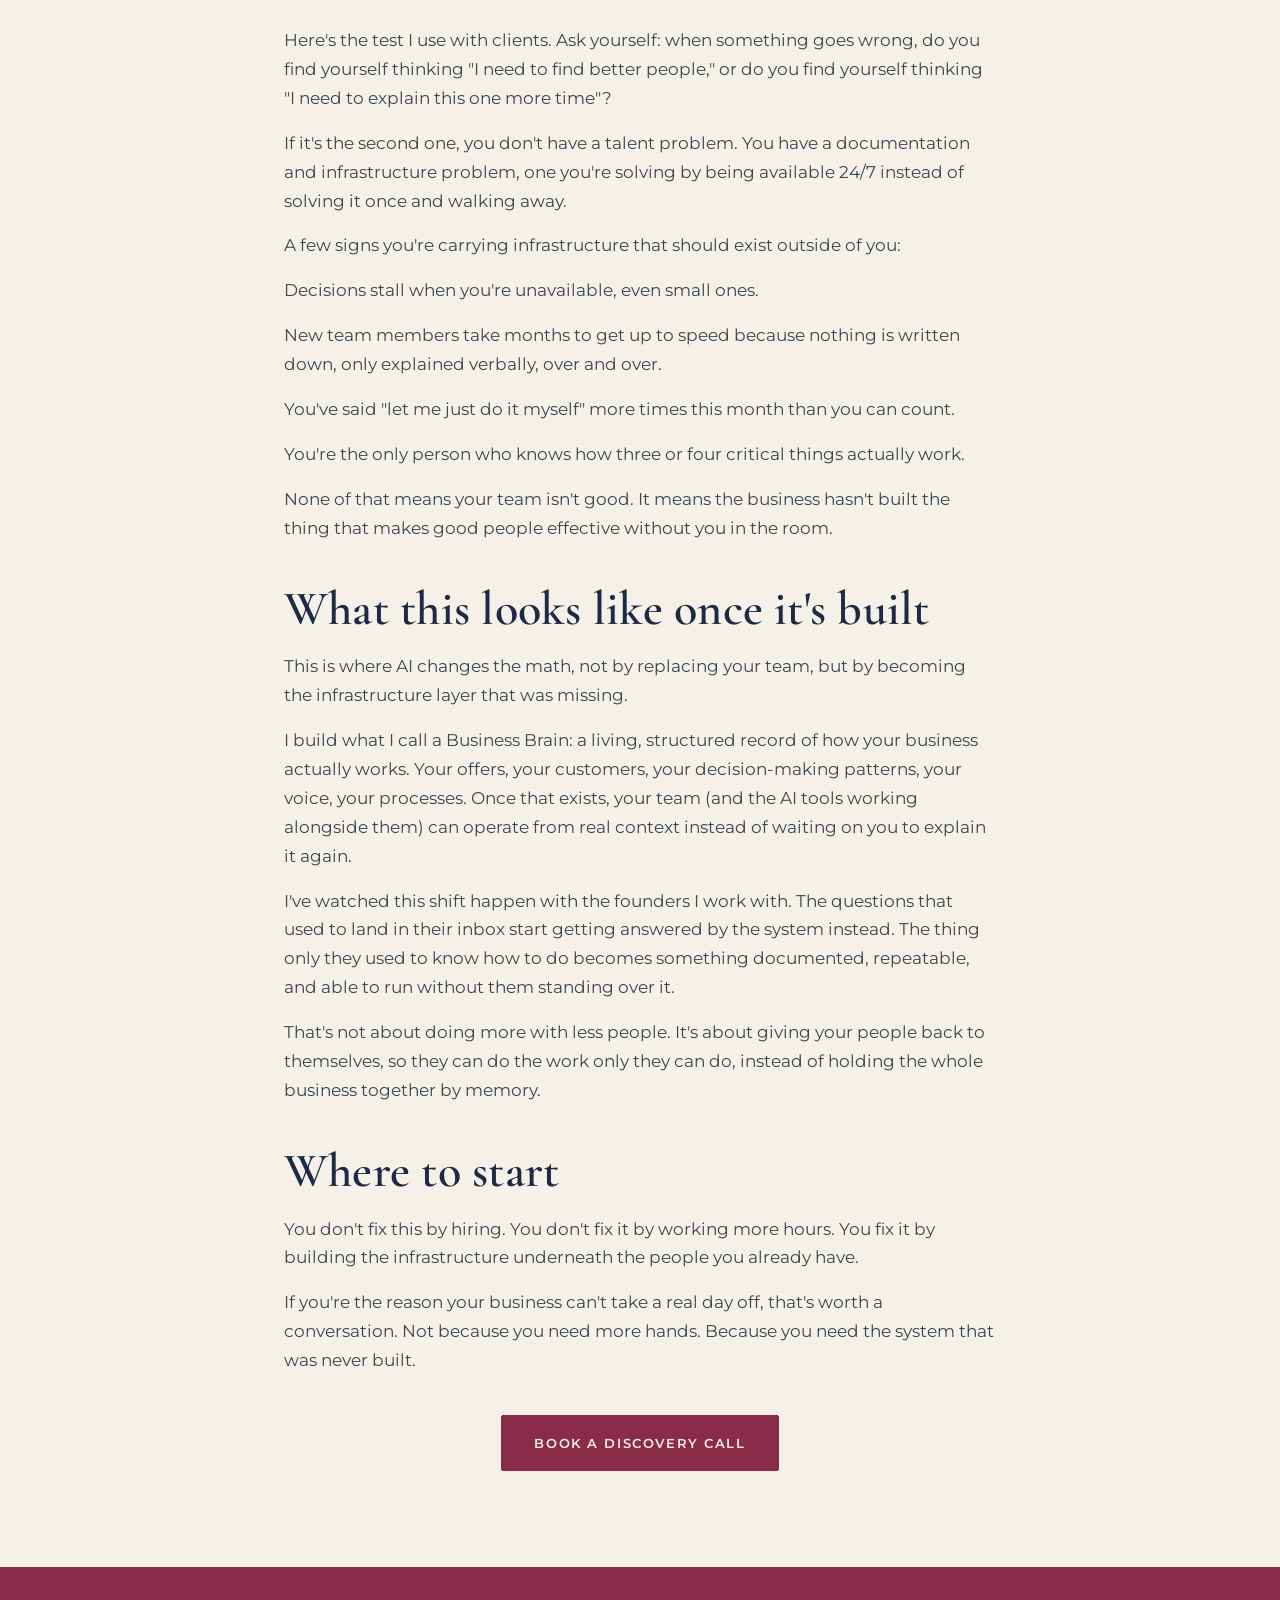
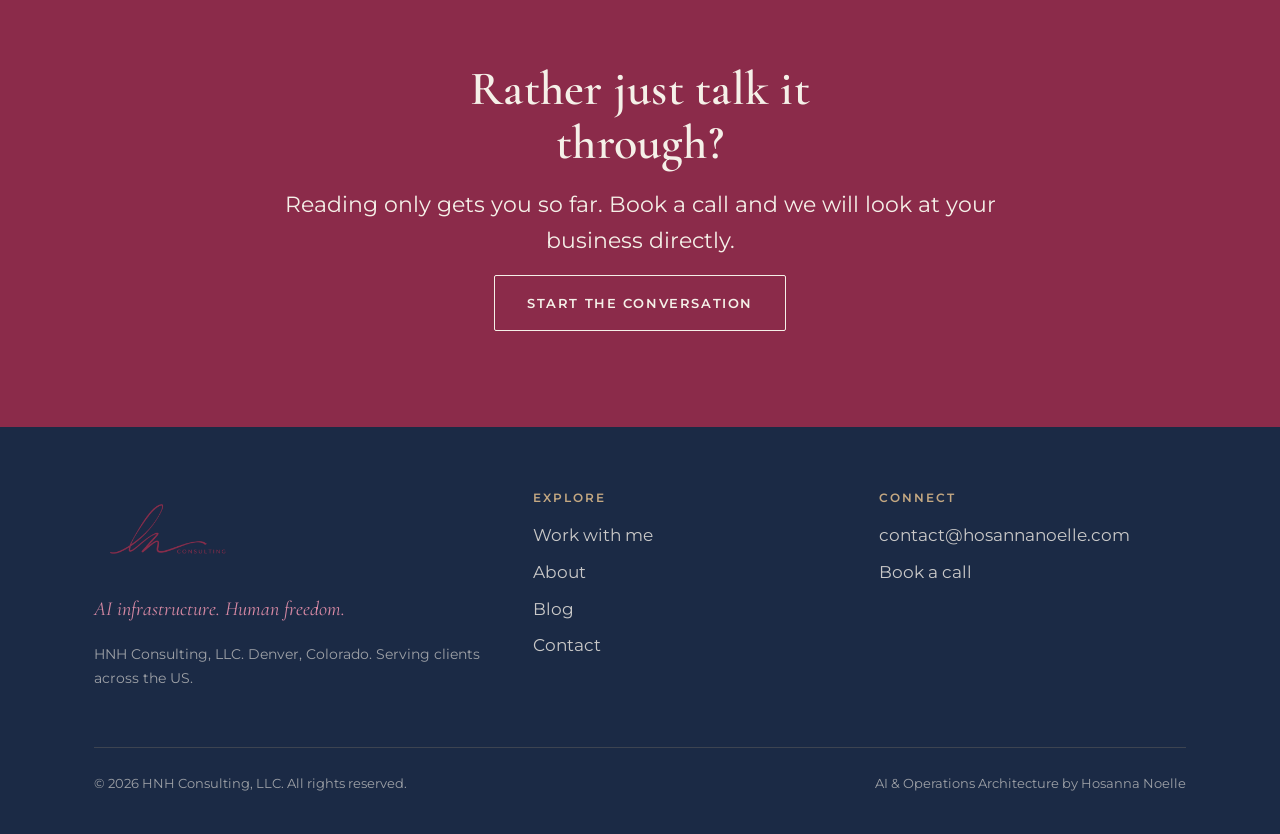
<file: blog-systems-not-bottleneck.html>
<!DOCTYPE html>
<html lang="en">
<head>
  <meta charset="UTF-8" />
  <meta name="viewport" content="width=device-width, initial-scale=1.0" />

  <title>Your Team Is Not the Bottleneck. Your Systems Are. | HNH Consulting</title>
  <meta name="description" content="When everything runs through one or two people, the problem is rarely the people. It is the missing infrastructure underneath them. Here is how to tell the difference." />
  <link rel="canonical" href="https://hosannanoelle.com/blog-systems-not-bottleneck.html" />

  <meta property="og:type" content="article" />
  <meta property="og:title" content="Your Team Is Not the Bottleneck. Your Systems Are." />
  <meta property="og:description" content="When everything runs through one or two people, the problem is rarely the people. It is the missing infrastructure underneath them." />
  <meta property="og:url" content="https://hosannanoelle.com/blog-systems-not-bottleneck.html" />
  <meta property="og:image" content="https://hosannanoelle.com/images/blog-1.jpg" />
  <meta property="og:site_name" content="HNH Consulting, LLC" />
  <meta name="twitter:card" content="summary_large_image" />

  <link rel="preconnect" href="https://fonts.googleapis.com" />
  <link rel="preconnect" href="https://fonts.gstatic.com" crossorigin />
  <link href="https://fonts.googleapis.com/css2?family=Cormorant+Garamond:ital,wght@0,400;0,500;0,600;1,400;1,500&family=Montserrat:wght@400;500;600;700&display=swap" rel="stylesheet" />

  <link rel="stylesheet" href="styles.css" />

  <script type="application/ld+json">
  {
    "@context": "https://schema.org",
    "@type": "Article",
    "headline": "Your Team Is Not the Bottleneck. Your Systems Are.",
    "description": "When everything runs through one or two people, the problem is rarely the people. It is the missing infrastructure underneath them.",
    "url": "https://hosannanoelle.com/blog-systems-not-bottleneck.html",
    "author": { "@type": "Person", "name": "Hosanna Noelle" },
    "publisher": { "@type": "Organization", "name": "HNH Consulting, LLC" },
    "image": "https://hosannanoelle.com/images/blog-1.jpg"
  }
  </script>
</head>
<body>
  <a class="skip-link" href="#main">Skip to content</a>

  <header class="site-header">
    <nav class="nav" aria-label="Primary">
      <a class="logo" href="index.html" aria-label="HNH Consulting home"><img src="images/logo-navy.svg" alt="HNH Consulting" /></a>
      <button class="nav-toggle" aria-expanded="false" aria-controls="nav-links" aria-label="Toggle menu">
        <span></span><span></span><span></span>
      </button>
      <ul class="nav-links" id="nav-links">
        <li><a href="services.html">Work with me</a></li>
        <li><a href="about.html">About</a></li>
        <li><a href="blog.html" aria-current="page">Blog</a></li>
        <li><a class="btn btn--rose" href="https://hello.dubsado.com/public/appointment-scheduler/692e1d70c882049d08e7fd2c/schedule">Start the conversation</a></li>
      </ul>
    </nav>
  </header>

  <main id="main">

    <section class="page-hero" aria-labelledby="page-title">
      <div class="container container--narrow">
        <span class="eyebrow eyebrow--light">AI infrastructure &middot; 6 min read</span>
        <h1 id="page-title">Your team is not the bottleneck. Your systems are.</h1>
      </div>
    </section>

    <section class="bg-ivory" aria-labelledby="post-content">
      <div class="container container--narrow">
        <div class="post-body" style="color:var(--slate);line-height:1.7;">

          <p>I sat across from a founder a few months ago who told me she hadn't taken a real day off in two years.</p>

          <p>Not because her team couldn't handle things without her. Because nothing was written down anywhere except her own head.</p>

          <p>She thought the problem was her people. It wasn't. Her people were doing exactly what you'd expect smart, capable people to do when there's no system underneath them: they were waiting on her for everything.</p>

          <p>That's the pattern I see over and over with growing businesses. The founder thinks they have a hiring problem, or a delegation problem, or a "my team just isn't stepping up" problem. Almost every time, it's none of those things.</p>

          <p>It's a missing infrastructure problem.</p>

          <h2 style="color:var(--navy);margin-top:2.5rem;">What infrastructure actually means here</h2>

          <p>When people hear "infrastructure," they think servers and software. That's not what I mean.</p>

          <p>I mean the answer to a simple question: if you got hit by a bus tomorrow, could your business keep running?</p>

          <p>For most founders I talk to, the honest answer is no. Not because their team is weak. Because the business runs on what's in the founder's head, not on what's written down anywhere a team member could pick up and run with.</p>

          <p>That's not a people problem. That's a systems gap. And it's fixable.</p>

          <h2 style="color:var(--navy);margin-top:2.5rem;">How to tell the difference</h2>

          <p>Here's the test I use with clients. Ask yourself: when something goes wrong, do you find yourself thinking "I need to find better people," or do you find yourself thinking "I need to explain this one more time"?</p>

          <p>If it's the second one, you don't have a talent problem. You have a documentation and infrastructure problem, one you're solving by being available 24/7 instead of solving it once and walking away.</p>

          <p>A few signs you're carrying infrastructure that should exist outside of you:</p>

          <p>Decisions stall when you're unavailable, even small ones.</p>

          <p>New team members take months to get up to speed because nothing is written down, only explained verbally, over and over.</p>

          <p>You've said "let me just do it myself" more times this month than you can count.</p>

          <p>You're the only person who knows how three or four critical things actually work.</p>

          <p>None of that means your team isn't good. It means the business hasn't built the thing that makes good people effective without you in the room.</p>

          <h2 style="color:var(--navy);margin-top:2.5rem;">What this looks like once it's built</h2>

          <p>This is where AI changes the math, not by replacing your team, but by becoming the infrastructure layer that was missing.</p>

          <p>I build what I call a Business Brain: a living, structured record of how your business actually works. Your offers, your customers, your decision-making patterns, your voice, your processes. Once that exists, your team (and the AI tools working alongside them) can operate from real context instead of waiting on you to explain it again.</p>

          <p>I've watched this shift happen with the founders I work with. The questions that used to land in their inbox start getting answered by the system instead. The thing only they used to know how to do becomes something documented, repeatable, and able to run without them standing over it.</p>

          <p>That's not about doing more with less people. It's about giving your people back to themselves, so they can do the work only they can do, instead of holding the whole business together by memory.</p>

          <h2 style="color:var(--navy);margin-top:2.5rem;">Where to start</h2>

          <p>You don't fix this by hiring. You don't fix it by working more hours. You fix it by building the infrastructure underneath the people you already have.</p>

          <p>If you're the reason your business can't take a real day off, that's worth a conversation. Not because you need more hands. Because you need the system that was never built.</p>

        </div>

        <div class="text-center mt-4">
          <a class="btn btn--rose" href="https://hello.dubsado.com/public/appointment-scheduler/692e1d70c882049d08e7fd2c/schedule">Book a discovery call</a>
        </div>
      </div>
    </section>

    <!-- CTA -->
    <section class="cta-band" aria-labelledby="cta-title">
      <div class="container container--narrow">
        <h2 id="cta-title">Rather just talk it through?</h2>
        <p class="lead">Reading only gets you so far. Book a call and we will look at your business directly.</p>
        <a class="btn btn--ghost" href="https://hello.dubsado.com/public/appointment-scheduler/692e1d70c882049d08e7fd2c/schedule" style="border-color:var(--ivory);color:var(--ivory);">Start the conversation</a>
      </div>
    </section>

  </main>

  <footer class="site-footer">
    <div class="container">
      <div class="footer-grid">
        <div class="footer-brand">
          <a class="logo" href="index.html"><img src="images/logo-script.png" alt="HNH Consulting" /></a>
          <p class="footer-tag">AI infrastructure. Human freedom.</p>
          <p style="color:var(--ivory-60);font-size:0.9rem;">HNH Consulting, LLC. Denver, Colorado. Serving clients across the US.</p>
        </div>
        <div class="footer-col">
          <h4>Explore</h4>
          <ul>
            <li><a href="services.html">Work with me</a></li>
            <li><a href="about.html">About</a></li>
            <li><a href="blog.html">Blog</a></li>
            <li><a href="contact.html">Contact</a></li>
          </ul>
        </div>
        <div class="footer-col">
          <h4>Connect</h4>
          <ul>
            <li><a href="mailto:contact@hosannanoelle.com">contact@hosannanoelle.com</a></li>
            <li><a href="https://hello.dubsado.com/public/appointment-scheduler/692e1d70c882049d08e7fd2c/schedule">Book a call</a></li>
          </ul>
        </div>
      </div>
      <div class="footer-bottom">
        <span>&copy; 2026 HNH Consulting, LLC. All rights reserved.</span>
        <span>AI &amp; Operations Architecture by Hosanna Noelle</span>
      </div>
    </div>
  </footer>

  <script src="main.js"></script>
</body>
</html>
</file>
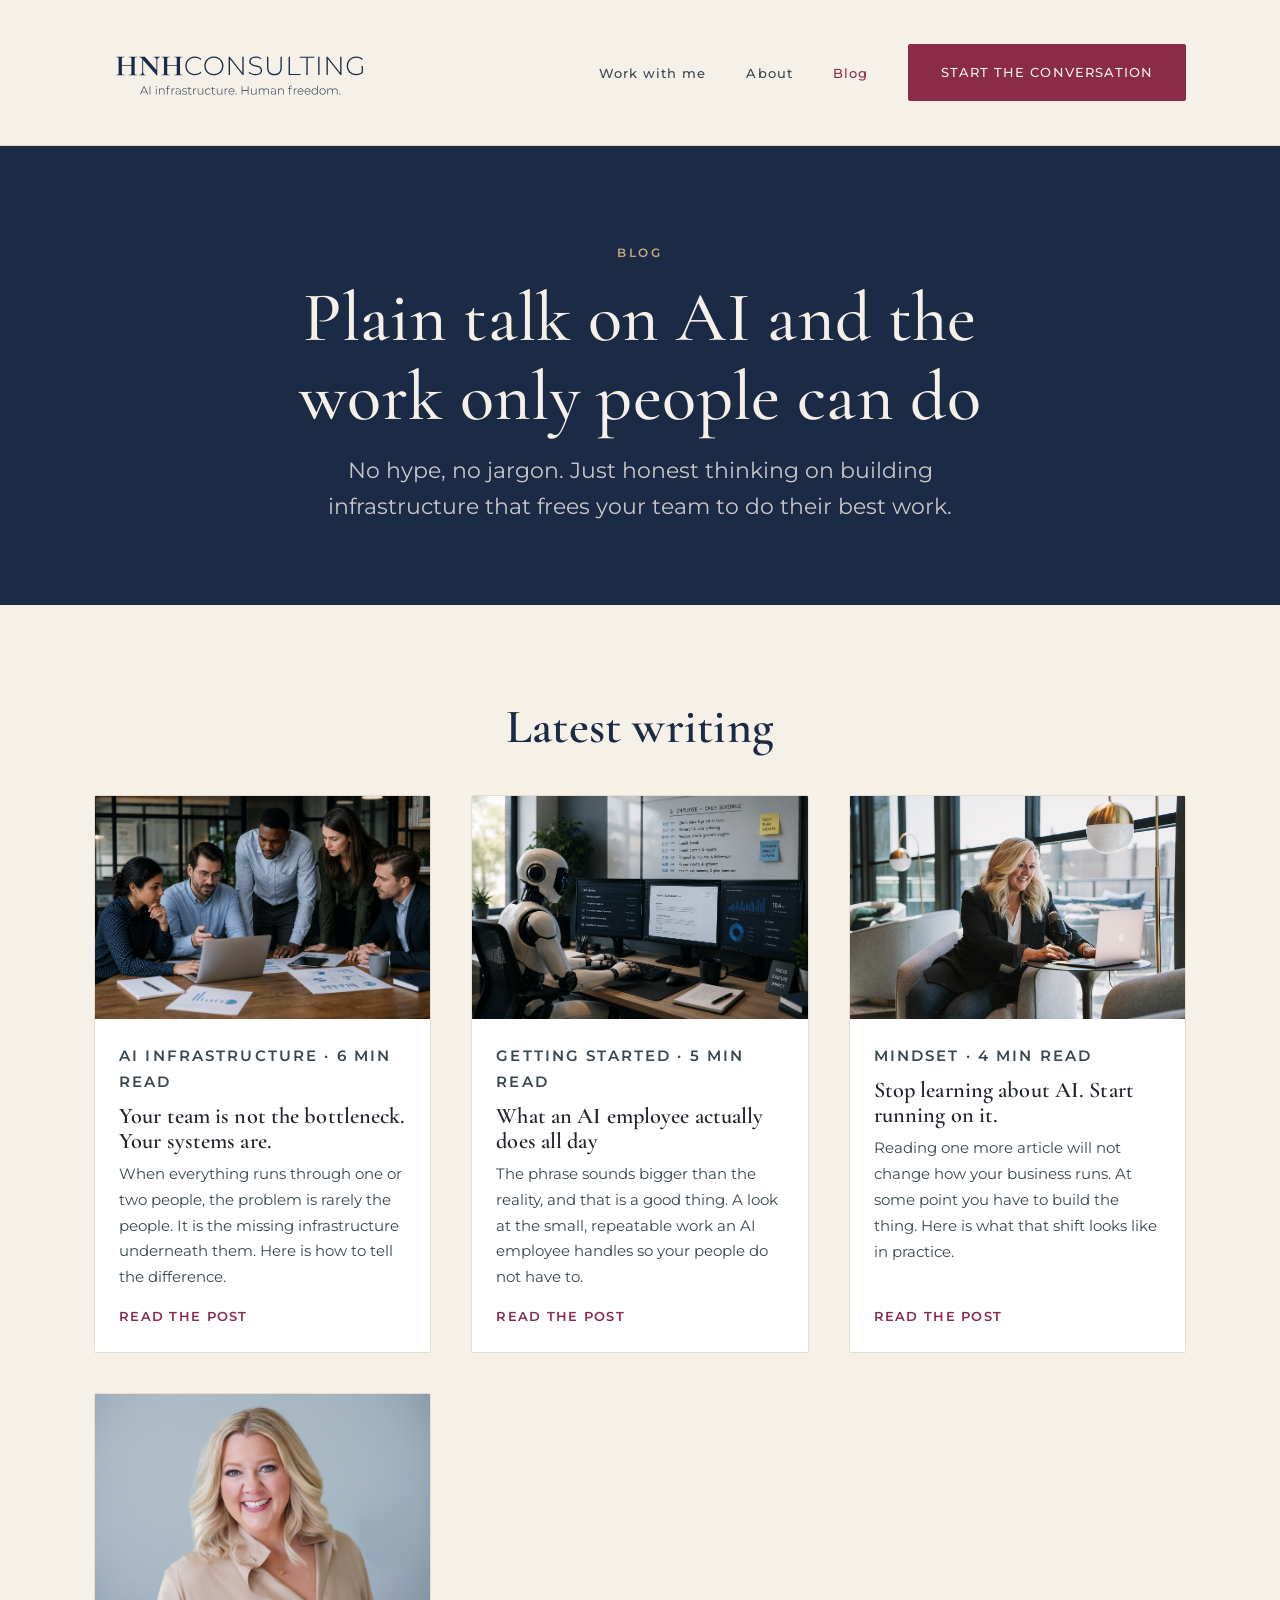
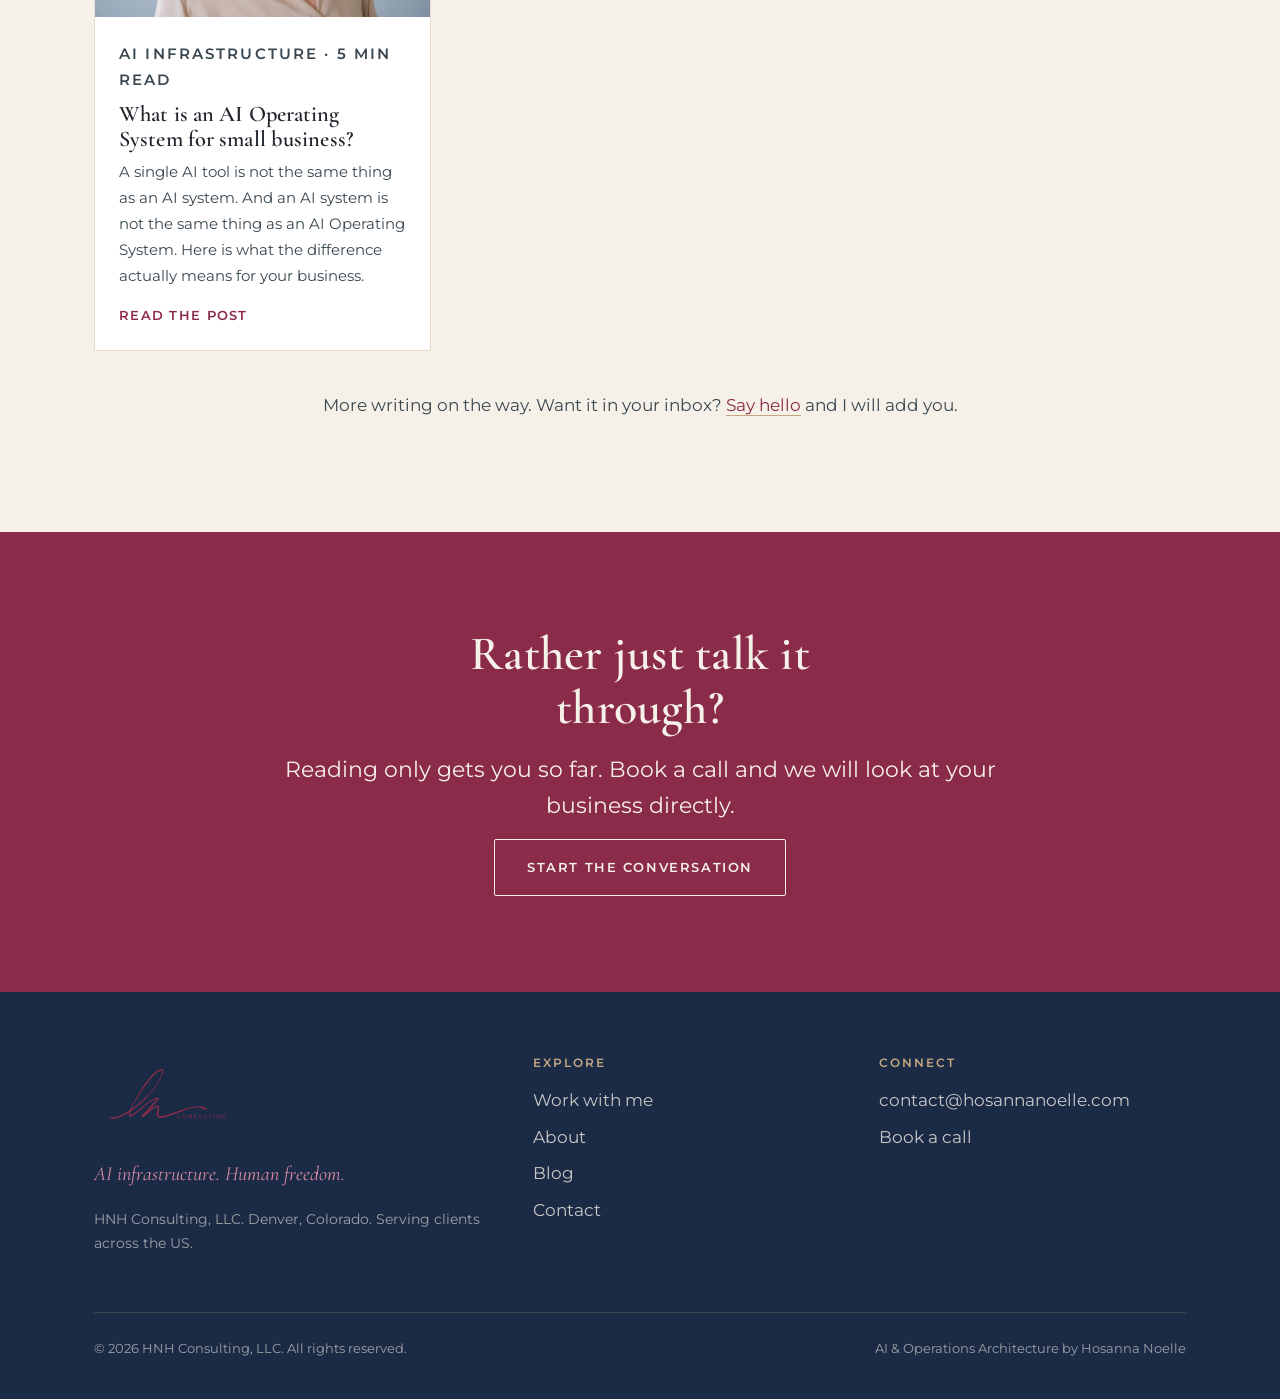
<file: blog.html>
<!DOCTYPE html>
<html lang="en">
<head>
  <meta charset="UTF-8" />
  <meta name="viewport" content="width=device-width, initial-scale=1.0" />

  <title>Blog | Plain talk on AI, operations, and human work | HNH Consulting</title>
  <meta name="description" content="Notes from Hosanna Noelle on building AI infrastructure that frees your team. Practical, plain language thinking on AI, operations, and the work only people can do." />
  <link rel="canonical" href="https://hosannanoelle.com/blog.html" />

  <meta property="og:type" content="website" />
  <meta property="og:title" content="Blog | HNH Consulting" />
  <meta property="og:description" content="Plain talk on AI, operations, and the work only people can do." />
  <meta property="og:url" content="https://hosannanoelle.com/blog.html" />
  <meta property="og:image" content="https://hosannanoelle.com/images/headshot.jpg" />
  <meta property="og:site_name" content="HNH Consulting, LLC" />
  <meta name="twitter:card" content="summary_large_image" />

  <link rel="preconnect" href="https://fonts.googleapis.com" />
  <link rel="preconnect" href="https://fonts.gstatic.com" crossorigin />
  <link href="https://fonts.googleapis.com/css2?family=Cormorant+Garamond:ital,wght@0,400;0,500;0,600;1,400;1,500&family=Montserrat:wght@400;500;600;700&display=swap" rel="stylesheet" />

  <link rel="stylesheet" href="styles.css" />

  <script type="application/ld+json">
  {
    "@context": "https://schema.org",
    "@type": "Blog",
    "name": "HNH Consulting Blog",
    "description": "Plain language thinking on AI infrastructure, operations, and the work only people can do.",
    "url": "https://hosannanoelle.com/blog.html",
    "author": { "@type": "Person", "name": "Hosanna Noelle" },
    "publisher": { "@type": "Organization", "name": "HNH Consulting, LLC" }
  }
  </script>
</head>
<body>
  <a class="skip-link" href="#main">Skip to content</a>

  <header class="site-header">
    <nav class="nav" aria-label="Primary">
      <a class="logo" href="index.html" aria-label="HNH Consulting home"><img src="images/logo-navy.svg" alt="HNH Consulting" /></a>
      <button class="nav-toggle" aria-expanded="false" aria-controls="nav-links" aria-label="Toggle menu">
        <span></span><span></span><span></span>
      </button>
      <ul class="nav-links" id="nav-links">
        <li><a href="services.html">Work with me</a></li>
        <li><a href="about.html">About</a></li>
        <li><a href="blog.html" aria-current="page">Blog</a></li>
        <li><a class="btn btn--rose" href="https://hello.dubsado.com/public/appointment-scheduler/692e1d70c882049d08e7fd2c/schedule">Start the conversation</a></li>
      </ul>
    </nav>
  </header>

  <main id="main">

    <section class="page-hero" aria-labelledby="page-title">
      <div class="container container--narrow">
        <span class="eyebrow eyebrow--light">Blog</span>
        <h1 id="page-title">Plain talk on AI and the work only people can do</h1>
        <p class="lead">No hype, no jargon. Just honest thinking on building infrastructure that frees your team to do their best work.</p>
      </div>
    </section>

    <section class="bg-ivory" aria-labelledby="posts-title">
      <div class="container">
        <h2 id="posts-title" class="text-center" style="color:var(--navy);margin-bottom:2.5rem;">Latest writing</h2>
        <div class="posts">

          <article class="post-card">
            <div class="post-card__media" role="img" aria-label="A team of five colleagues gathered around a laptop reviewing data together" style="background-image:url('images/blog-1.jpg');"></div>
            <div class="post-card__body">
              <p class="post-card__meta">AI infrastructure &middot; 6 min read</p>
              <h3>Your team is not the bottleneck. Your systems are.</h3>
              <p>When everything runs through one or two people, the problem is rarely the people. It is the missing infrastructure underneath them. Here is how to tell the difference.</p>
              <a class="post-card__link" href="blog-systems-not-bottleneck.html" aria-label="Read: Your team is not the bottleneck, your systems are">Read the post</a>
            </div>
          </article>

          <article class="post-card">
            <div class="post-card__media" role="img" aria-label="An AI robot at a desk with multiple monitors showing a task queue and daily schedule" style="background-image:url('images/blog-2.jpg');"></div>
            <div class="post-card__body">
              <p class="post-card__meta">Getting started &middot; 5 min read</p>
              <h3>What an AI employee actually does all day</h3>
              <p>The phrase sounds bigger than the reality, and that is a good thing. A look at the small, repeatable work an AI employee handles so your people do not have to.</p>
              <a class="post-card__link" href="blog-ai-employee.html" aria-label="Read: What an AI employee actually does all day">Read the post</a>
            </div>
          </article>

          <article class="post-card">
            <div class="post-card__media" role="img" aria-label="Hosanna Noelle working at a laptop with a microphone in a warm lounge setting" style="background-image:url('images/blog-3.jpg');"></div>
            <div class="post-card__body">
              <p class="post-card__meta">Mindset &middot; 4 min read</p>
              <h3>Stop learning about AI. Start running on it.</h3>
              <p>Reading one more article will not change how your business runs. At some point you have to build the thing. Here is what that shift looks like in practice.</p>
              <a class="post-card__link" href="blog-stop-learning.html" aria-label="Read: Stop learning about AI, start running on it">Read the post</a>
            </div>
          </article>


          <article class="post-card">
            <div class="post-card__media" role="img" aria-label="A business owner reviewing an AI system dashboard on their laptop" style="background-image:url('images/blog-4.jpg');"></div>
            <div class="post-card__body">
              <p class="post-card__meta">AI infrastructure &middot; 5 min read</p>
              <h3>What is an AI Operating System for small business?</h3>
              <p>A single AI tool is not the same thing as an AI system. And an AI system is not the same thing as an AI Operating System. Here is what the difference actually means for your business.</p>
              <a class="post-card__link" href="blog-ai-operating-system.html" aria-label="Read: What is an AI Operating System for small business">Read the post</a>
            </div>
          </article>

        </div>
        <p class="text-center mt-4" style="color:var(--slate);">More writing on the way. Want it in your inbox? <a href="contact.html" style="color:var(--rose);border-bottom:1px solid var(--gold);">Say hello</a> and I will add you.</p>
      </div>
    </section>

    <!-- CTA -->
    <section class="cta-band" aria-labelledby="cta-title">
      <div class="container container--narrow">
        <h2 id="cta-title">Rather just talk it through?</h2>
        <p class="lead">Reading only gets you so far. Book a call and we will look at your business directly.</p>
        <a class="btn btn--ghost" href="https://hello.dubsado.com/public/appointment-scheduler/692e1d70c882049d08e7fd2c/schedule" style="border-color:var(--ivory);color:var(--ivory);">Start the conversation</a>
      </div>
    </section>

  </main>

  <footer class="site-footer">
    <div class="container">
      <div class="footer-grid">
        <div class="footer-brand">
          <a class="logo" href="index.html"><img src="images/logo-script.png" alt="HNH Consulting" /></a>
          <p class="footer-tag">AI infrastructure. Human freedom.</p>
          <p style="color:var(--ivory-60);font-size:0.9rem;">HNH Consulting, LLC. Denver, Colorado. Serving clients across the US.</p>
        </div>
        <div class="footer-col">
          <h4>Explore</h4>
          <ul>
            <li><a href="services.html">Work with me</a></li>
            <li><a href="about.html">About</a></li>
            <li><a href="blog.html">Blog</a></li>
            <li><a href="contact.html">Contact</a></li>
          </ul>
        </div>
        <div class="footer-col">
          <h4>Connect</h4>
          <ul>
            <li><a href="mailto:contact@hosannanoelle.com">contact@hosannanoelle.com</a></li>
            <li><a href="https://hello.dubsado.com/public/appointment-scheduler/692e1d70c882049d08e7fd2c/schedule">Book a call</a></li>
          </ul>
        </div>
      </div>
      <div class="footer-bottom">
        <span>&copy; 2026 HNH Consulting, LLC. All rights reserved.</span>
        <span>AI &amp; Operations Architecture by Hosanna Noelle</span>
      </div>
    </div>
  </footer>

  <script src="main.js"></script>
</body>
</html>
</file>
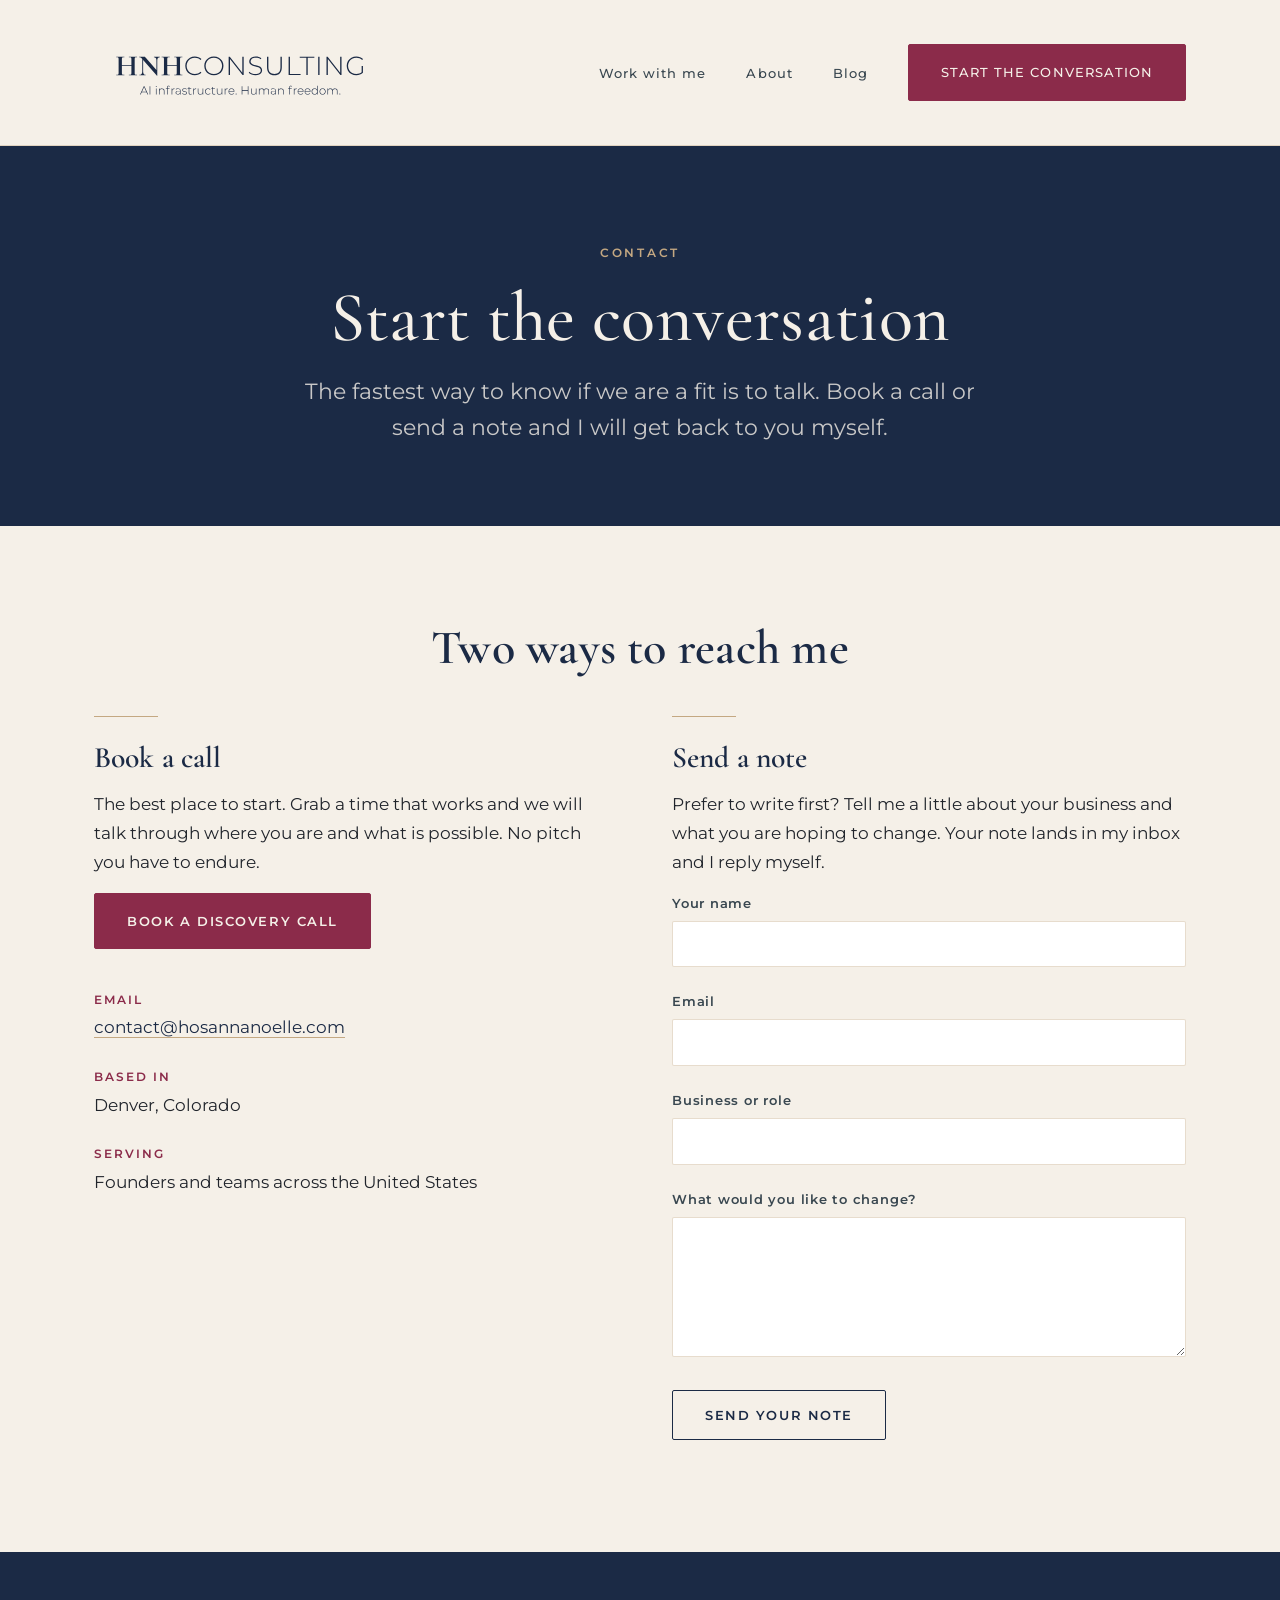
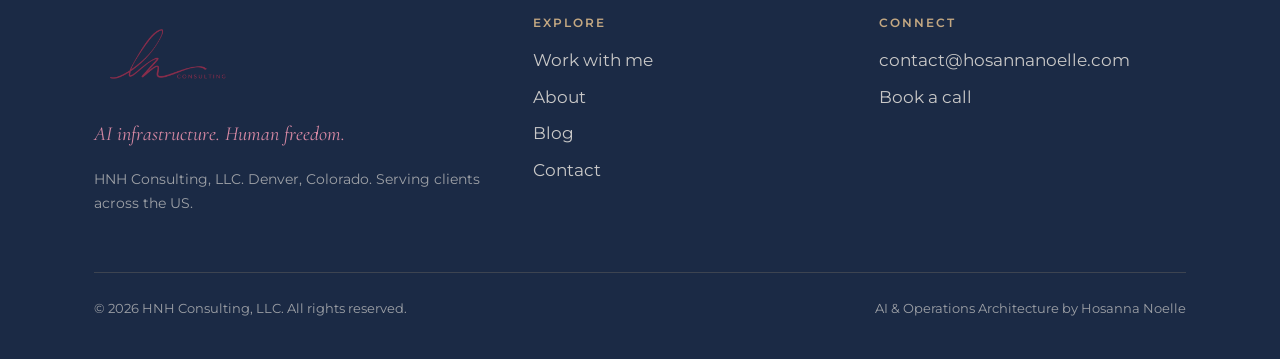
<file: contact.html>
<!DOCTYPE html>
<html lang="en">
<head>
  <meta charset="UTF-8" />
  <meta name="viewport" content="width=device-width, initial-scale=1.0" />

  <title>Contact | Start the conversation | HNH Consulting</title>
  <meta name="description" content="Ready to talk? Book a call with Hosanna Noelle or send a note. HNH Consulting builds AI infrastructure for teams across the US. Based in Denver, Colorado." />
  <link rel="canonical" href="https://hosannanoelle.com/contact.html" />

  <meta property="og:type" content="website" />
  <meta property="og:title" content="Contact | HNH Consulting" />
  <meta property="og:description" content="Book a call or send a note. Let's talk about how your business runs." />
  <meta property="og:url" content="https://hosannanoelle.com/contact.html" />
  <meta property="og:image" content="https://hosannanoelle.com/images/headshot.jpg" />
  <meta property="og:site_name" content="HNH Consulting, LLC" />
  <meta name="twitter:card" content="summary_large_image" />

  <link rel="preconnect" href="https://fonts.googleapis.com" />
  <link rel="preconnect" href="https://fonts.gstatic.com" crossorigin />
  <link href="https://fonts.googleapis.com/css2?family=Cormorant+Garamond:ital,wght@0,400;0,500;0,600;1,400;1,500&family=Montserrat:wght@400;500;600;700&display=swap" rel="stylesheet" />

  <link rel="stylesheet" href="styles.css" />

  <script type="application/ld+json">
  {
    "@context": "https://schema.org",
    "@type": "ContactPage",
    "name": "Contact HNH Consulting",
    "url": "https://hosannanoelle.com/contact.html",
    "mainEntity": {
      "@type": "ProfessionalService",
      "name": "HNH Consulting, LLC",
      "email": "contact@hosannanoelle.com",
      "founder": { "@type": "Person", "name": "Hosanna Noelle" },
      "areaServed": "United States",
      "address": { "@type": "PostalAddress", "addressLocality": "Denver", "addressRegion": "CO", "addressCountry": "US" }
    }
  }
  </script>
</head>
<body>
  <a class="skip-link" href="#main">Skip to content</a>

  <header class="site-header">
    <nav class="nav" aria-label="Primary">
      <a class="logo" href="index.html" aria-label="HNH Consulting home"><img src="images/logo-navy.svg" alt="HNH Consulting" /></a>
      <button class="nav-toggle" aria-expanded="false" aria-controls="nav-links" aria-label="Toggle menu">
        <span></span><span></span><span></span>
      </button>
      <ul class="nav-links" id="nav-links">
        <li><a href="services.html">Work with me</a></li>
        <li><a href="about.html">About</a></li>
        <li><a href="blog.html">Blog</a></li>
        <li><a class="btn btn--rose" href="https://hello.dubsado.com/public/appointment-scheduler/692e1d70c882049d08e7fd2c/schedule">Start the conversation</a></li>
      </ul>
    </nav>
  </header>

  <main id="main">

    <section class="page-hero" aria-labelledby="page-title">
      <div class="container container--narrow">
        <span class="eyebrow eyebrow--light">Contact</span>
        <h1 id="page-title">Start the conversation</h1>
        <p class="lead">The fastest way to know if we are a fit is to talk. Book a call or send a note and I will get back to you myself.</p>
      </div>
    </section>

    <section class="bg-ivory" aria-labelledby="contact-title">
      <div class="container">
        <h2 id="contact-title" class="text-center" style="color:var(--navy);margin-bottom:2.5rem;">Two ways to reach me</h2>
        <div class="contact-grid">

          <!-- Left: details + booking -->
          <div>
            <hr class="rule" />
            <h3 style="color:var(--navy);">Book a call</h3>
            <p>The best place to start. Grab a time that works and we will talk through where you are and what is possible. No pitch you have to endure.</p>
            <p><a class="btn btn--rose" href="https://hello.dubsado.com/public/appointment-scheduler/692e1d70c882049d08e7fd2c/schedule">Book a discovery call</a></p>

            <div style="margin-top:2.5rem;">
              <div class="contact-detail">
                <span class="label">Email</span>
                <a href="mailto:contact@hosannanoelle.com">contact@hosannanoelle.com</a>
              </div>
              <div class="contact-detail">
                <span class="label">Based in</span>
                <span>Denver, Colorado</span>
              </div>
              <div class="contact-detail">
                <span class="label">Serving</span>
                <span>Founders and teams across the United States</span>
              </div>
            </div>
          </div>

          <!-- Right: message form -->
          <div>
            <hr class="rule" />
            <h3 style="color:var(--navy);">Send a note</h3>
            <p>Prefer to write first? Tell me a little about your business and what you are hoping to change. Your note lands in my inbox and I reply myself.</p>

            <!-- Connected via main.js. Set HNH_FORMSPREE_ID at the top of main.js. No edit needed here. -->
            <form id="contact-form" action="https://formspree.io/f/xwvjnpbv" method="POST">
              <div class="form-field">
                <label for="name">Your name</label>
                <input type="text" id="name" name="name" autocomplete="name" required />
              </div>
              <div class="form-field">
                <label for="email">Email</label>
                <input type="email" id="email" name="email" autocomplete="email" required />
              </div>
              <div class="form-field">
                <label for="business">Business or role</label>
                <input type="text" id="business" name="business" autocomplete="organization" />
              </div>
              <div class="form-field">
                <label for="message">What would you like to change?</label>
                <textarea id="message" name="message" required></textarea>
              </div>

              <!-- Subject line for the email you receive -->
              <input type="hidden" name="_subject" value="New note from the HNH website" />
              <!-- Honeypot: real people leave this blank, bots fill it -->
              <input type="text" name="_gotcha" tabindex="-1" autocomplete="off" aria-hidden="true" style="position:absolute;left:-9999px;" />

              <button type="submit" class="btn btn--ghost-dark">Send your note</button>
              <p id="form-status" role="status" aria-live="polite" style="margin-top:1rem;"></p>
            </form>
          </div>

        </div>
      </div>
    </section>

  </main>

  <footer class="site-footer">
    <div class="container">
      <div class="footer-grid">
        <div class="footer-brand">
          <a class="logo" href="index.html"><img src="images/logo-script.png" alt="HNH Consulting" /></a>
          <p class="footer-tag">AI infrastructure. Human freedom.</p>
          <p style="color:var(--ivory-60);font-size:0.9rem;">HNH Consulting, LLC. Denver, Colorado. Serving clients across the US.</p>
        </div>
        <div class="footer-col">
          <h4>Explore</h4>
          <ul>
            <li><a href="services.html">Work with me</a></li>
            <li><a href="about.html">About</a></li>
            <li><a href="blog.html">Blog</a></li>
            <li><a href="contact.html">Contact</a></li>
          </ul>
        </div>
        <div class="footer-col">
          <h4>Connect</h4>
          <ul>
            <li><a href="mailto:contact@hosannanoelle.com">contact@hosannanoelle.com</a></li>
            <li><a href="https://hello.dubsado.com/public/appointment-scheduler/692e1d70c882049d08e7fd2c/schedule">Book a call</a></li>
          </ul>
        </div>
      </div>
      <div class="footer-bottom">
        <span>&copy; 2026 HNH Consulting, LLC. All rights reserved.</span>
        <span>AI &amp; Operations Architecture by Hosanna Noelle</span>
      </div>
    </div>
  </footer>

  <script src="main.js"></script>
</body>
</html>
</file>
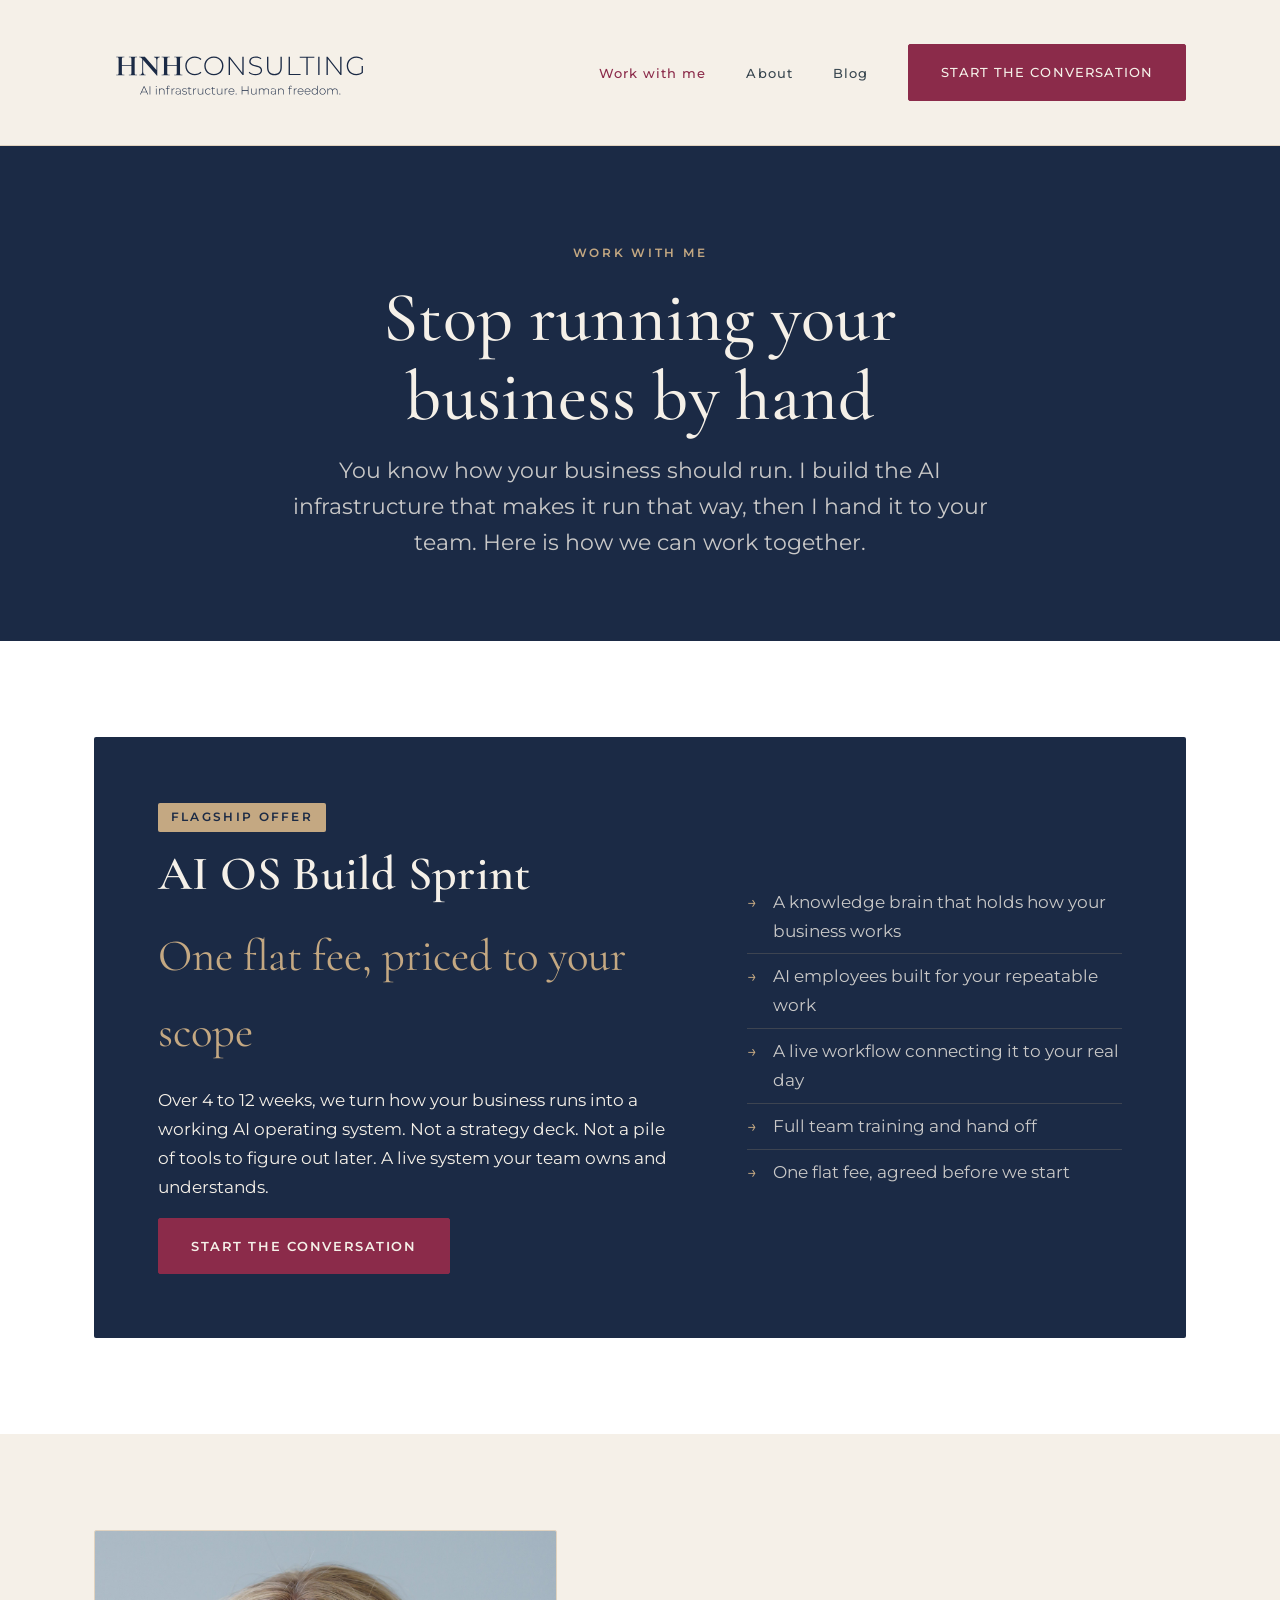
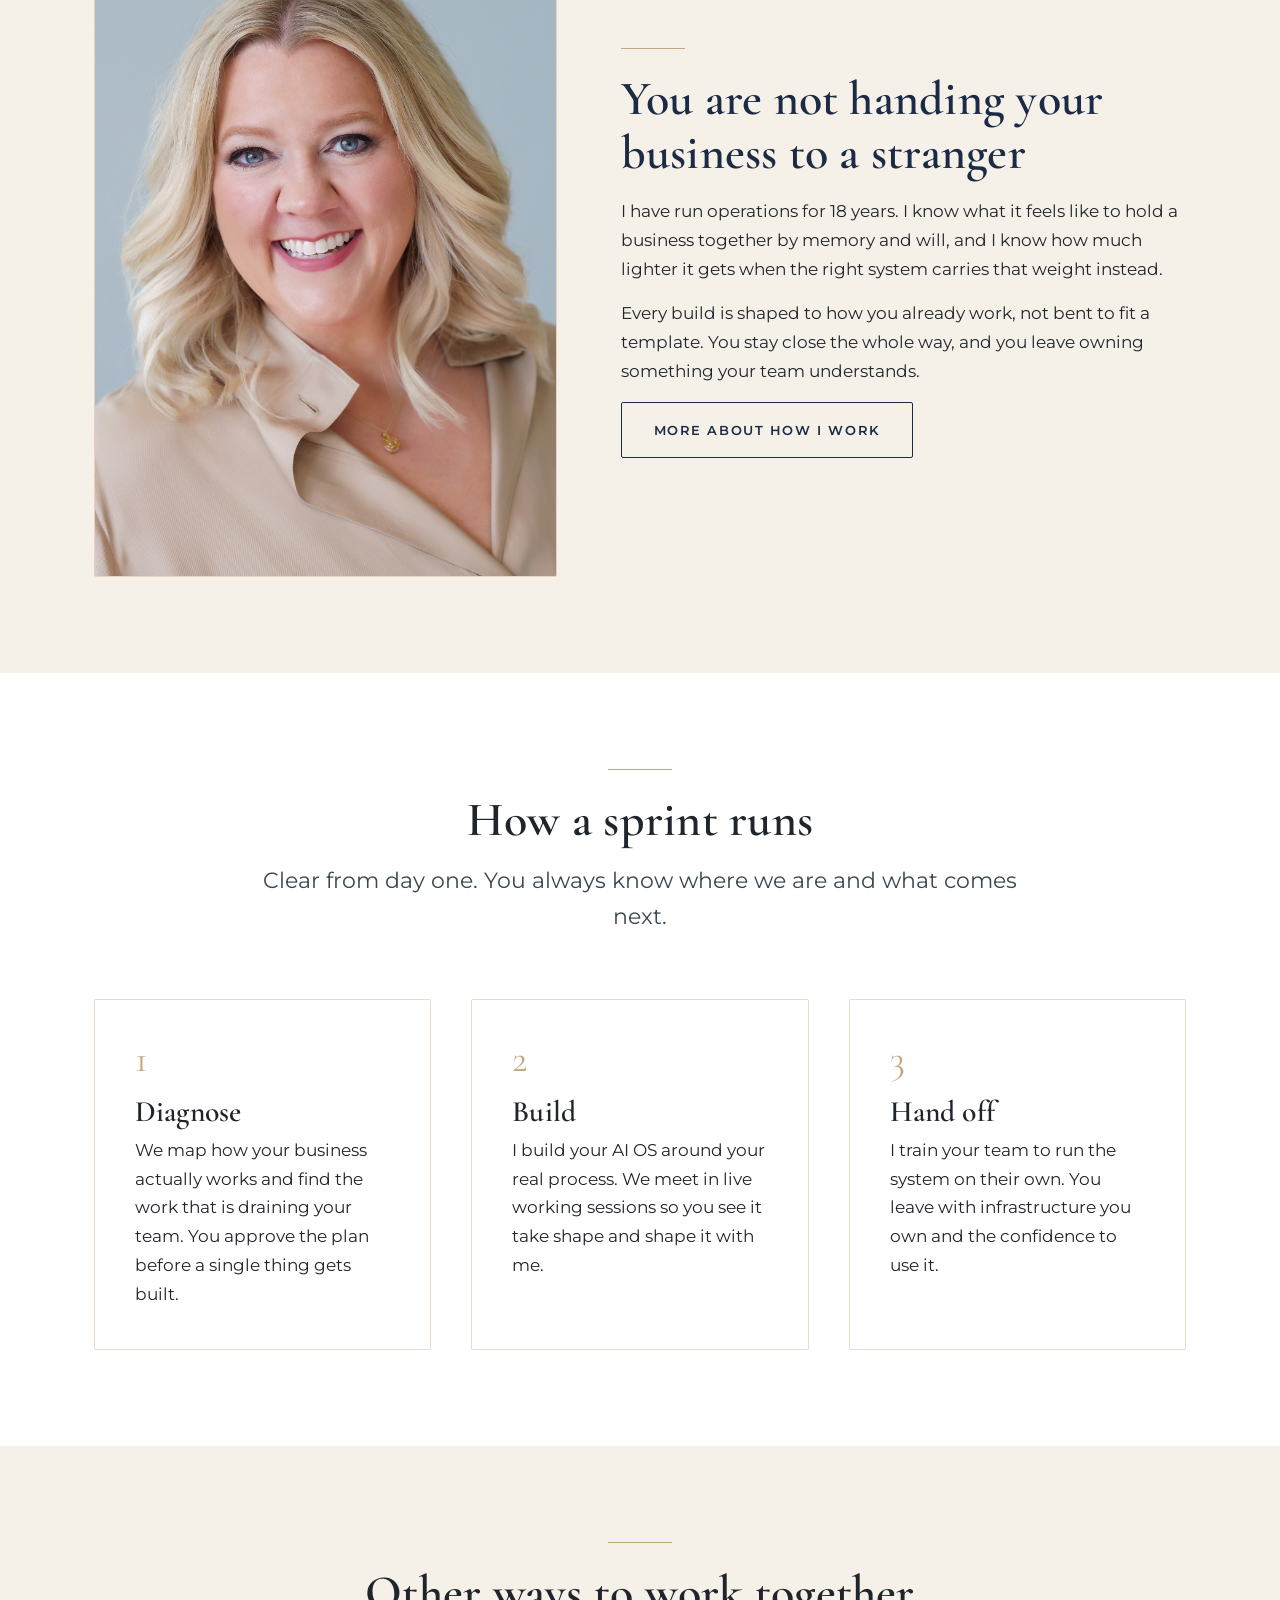
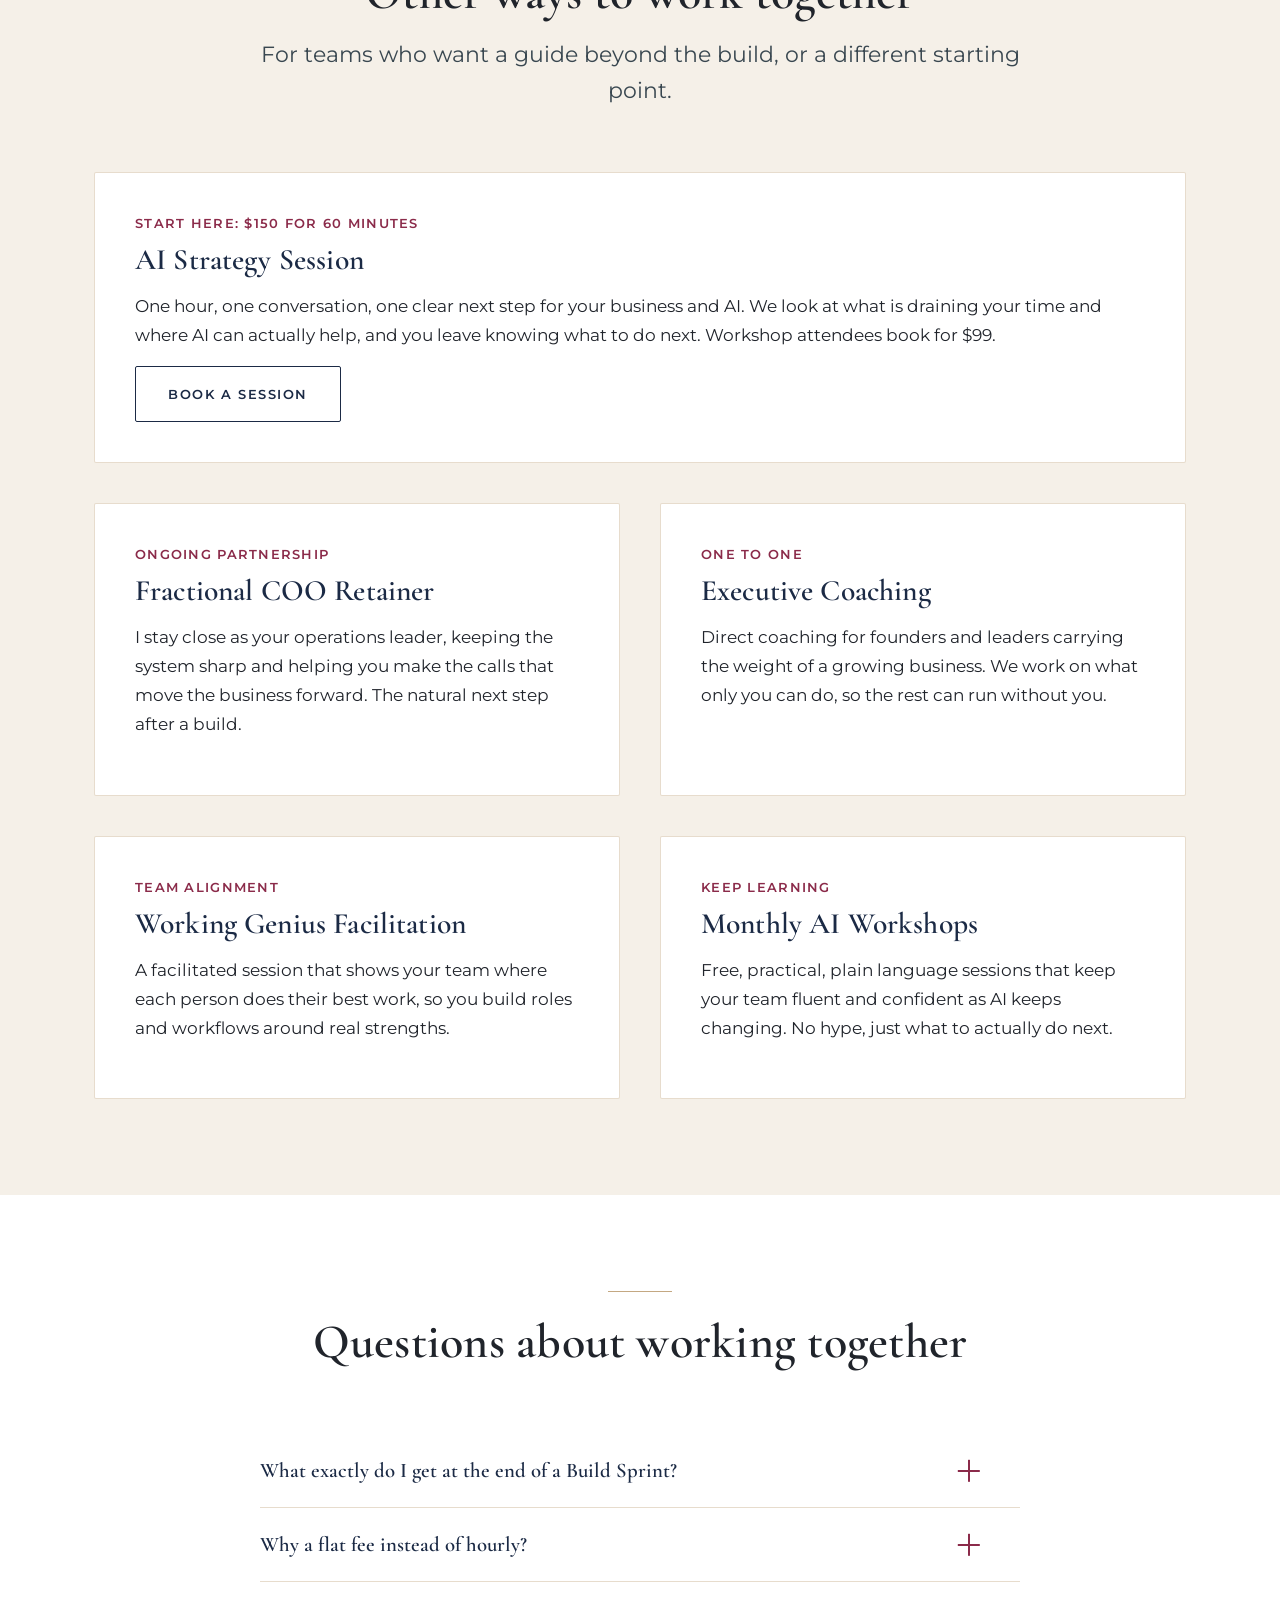
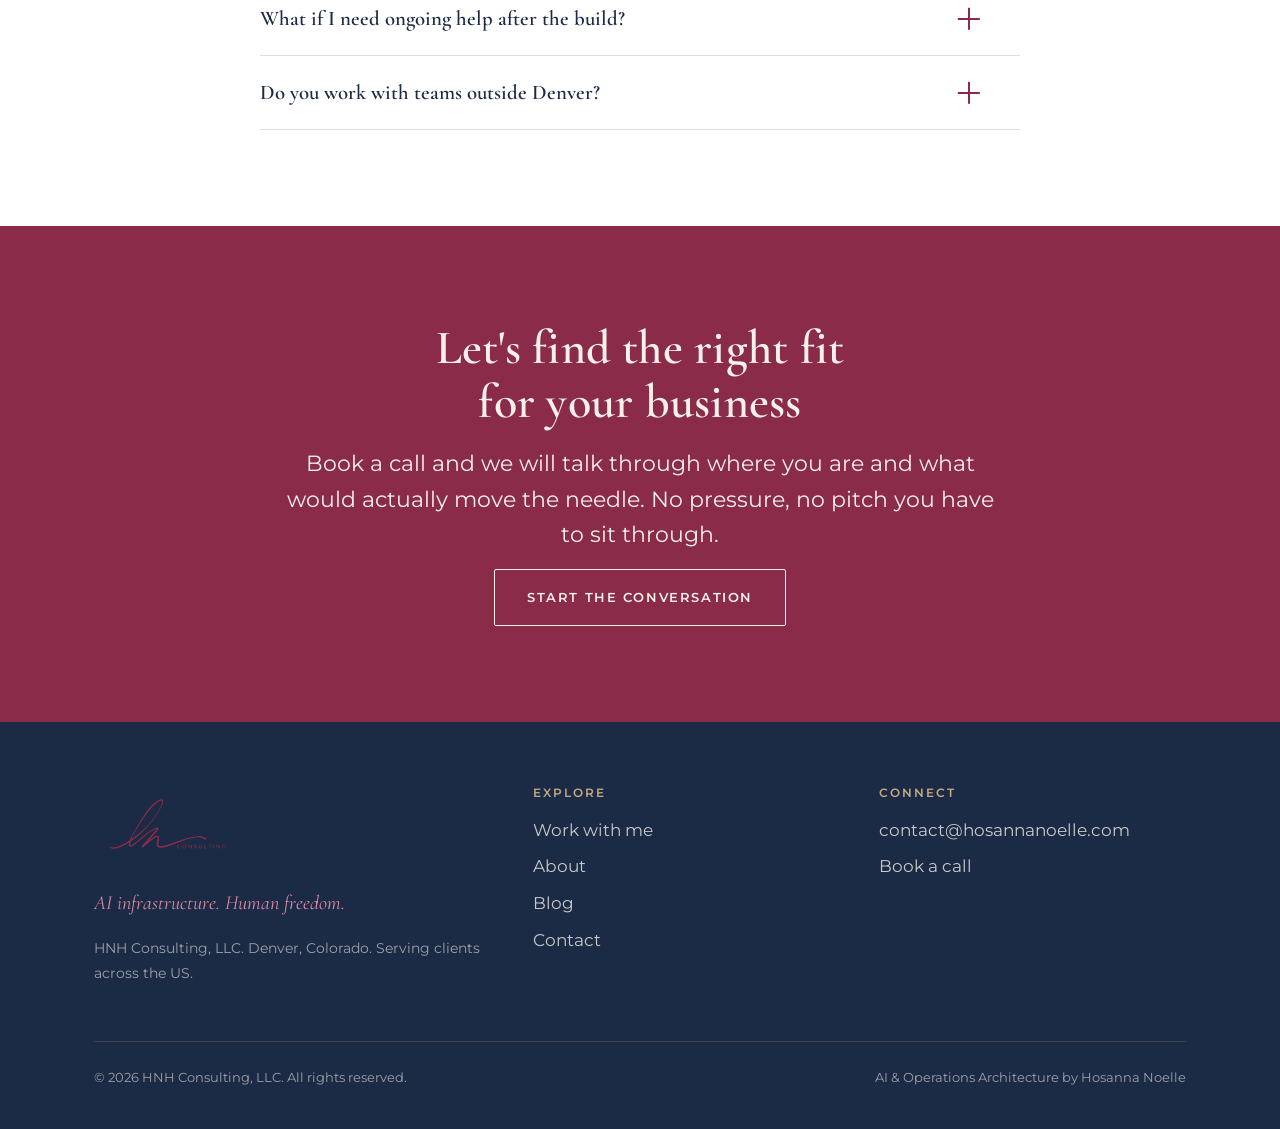
<file: services.html>
<!DOCTYPE html>
<html lang="en">
<head>
  <meta charset="UTF-8" />
  <meta name="viewport" content="width=device-width, initial-scale=1.0" />

  <title>Work with me | AI OS Build Sprint and fractional operations | HNH Consulting</title>
  <meta name="description" content="The AI OS Build Sprint is a flat fee build, priced to your scope, that turns how your business runs into working AI infrastructure. Plus fractional COO, coaching, and Working Genius facilitation." />
  <link rel="canonical" href="https://hosannanoelle.com/services.html" />

  <meta property="og:type" content="website" />
  <meta property="og:title" content="Work with me | HNH Consulting" />
  <meta property="og:description" content="The AI OS Build Sprint turns how your business runs into working infrastructure your team owns." />
  <meta property="og:url" content="https://hosannanoelle.com/services.html" />
  <meta property="og:image" content="https://hosannanoelle.com/images/headshot.jpg" />
  <meta property="og:site_name" content="HNH Consulting, LLC" />
  <meta name="twitter:card" content="summary_large_image" />

  <link rel="preconnect" href="https://fonts.googleapis.com" />
  <link rel="preconnect" href="https://fonts.gstatic.com" crossorigin />
  <link href="https://fonts.googleapis.com/css2?family=Cormorant+Garamond:ital,wght@0,400;0,500;0,600;1,400;1,500&family=Montserrat:wght@400;500;600;700&display=swap" rel="stylesheet" />

  <link rel="stylesheet" href="styles.css" />

  <!-- Service schema -->
  <script type="application/ld+json">
  {
    "@context": "https://schema.org",
    "@type": "Service",
    "serviceType": "AI OS Build Sprint",
    "name": "AI OS Build Sprint",
    "description": "A flat fee build that turns how your business runs into working AI infrastructure: a knowledge brain, purpose built AI employees, and a live workflow your team owns.",
    "provider": {
      "@type": "ProfessionalService",
      "name": "HNH Consulting, LLC",
      "founder": { "@type": "Person", "name": "Hosanna Noelle" },
      "areaServed": "United States",
      "url": "https://hosannanoelle.com"
    },
    "areaServed": "United States",
    "offers": {
      "@type": "Offer",
      "priceCurrency": "USD",
      "priceSpecification": {
        "@type": "PriceSpecification",
        "minPrice": "3000",
        "maxPrice": "6000",
        "priceCurrency": "USD"
      },
      "url": "https://hello.dubsado.com/public/appointment-scheduler/692e1d70c882049d08e7fd2c/schedule"
    }
  }
  </script>

  <!-- FAQ schema -->
  <script type="application/ld+json">
  {
    "@context": "https://schema.org",
    "@type": "FAQPage",
    "mainEntity": [
      {
        "@type": "Question",
        "name": "What exactly do I get at the end of a Build Sprint?",
        "acceptedAnswer": { "@type": "Answer", "text": "A working AI OS shaped to your business: a knowledge brain, the AI employees that run your repeatable work, the live workflow that connects them, and a trained team that knows how to run it without me." }
      },
      {
        "@type": "Question",
        "name": "Why a flat fee instead of hourly?",
        "acceptedAnswer": { "@type": "Answer", "text": "Because you should know the number before we start. We scope the work together after discovery, you get one flat price, and there are no hourly surprises along the way." }
      },
      {
        "@type": "Question",
        "name": "What if I need ongoing help after the build?",
        "acceptedAnswer": { "@type": "Answer", "text": "Many clients move into a fractional COO retainer after the sprint so I stay close as the business grows. It is optional. The system is yours either way." }
      },
      {
        "@type": "Question",
        "name": "Do you work with teams outside Denver?",
        "acceptedAnswer": { "@type": "Answer", "text": "Yes. I am based in Denver and work with clients across the United States. The whole engagement runs remotely with live working sessions." }
      }
    ]
  }
  </script>
</head>
<body>
  <a class="skip-link" href="#main">Skip to content</a>

  <header class="site-header">
    <nav class="nav" aria-label="Primary">
      <a class="logo" href="index.html" aria-label="HNH Consulting home"><img src="images/logo-navy.svg" alt="HNH Consulting" /></a>
      <button class="nav-toggle" aria-expanded="false" aria-controls="nav-links" aria-label="Toggle menu">
        <span></span><span></span><span></span>
      </button>
      <ul class="nav-links" id="nav-links">
        <li><a href="services.html" aria-current="page">Work with me</a></li>
        <li><a href="about.html">About</a></li>
        <li><a href="blog.html">Blog</a></li>
        <li><a class="btn btn--rose" href="https://hello.dubsado.com/public/appointment-scheduler/692e1d70c882049d08e7fd2c/schedule">Start the conversation</a></li>
      </ul>
    </nav>
  </header>

  <main id="main">

    <!-- Page hero -->
    <section class="page-hero" aria-labelledby="page-title">
      <div class="container container--narrow">
        <span class="eyebrow eyebrow--light">Work with me</span>
        <h1 id="page-title">Stop running your business by hand</h1>
        <p class="lead">You know how your business should run. I build the AI infrastructure that makes it run that way, then I hand it to your team. Here is how we can work together.</p>
      </div>
    </section>

    <!-- Flagship offer -->
    <section class="bg-white" aria-labelledby="flagship-title">
      <div class="container">
        <div class="offer-flagship">
          <div>
            <span class="flagship-tag">Flagship offer</span>
            <h2 id="flagship-title">AI OS Build Sprint</h2>
            <p class="price">One flat fee, priced to your scope</p>
            <p>Over 4 to 12 weeks, we turn how your business runs into a working AI operating system. Not a strategy deck. Not a pile of tools to figure out later. A live system your team owns and understands.</p>
            <a class="btn btn--rose" href="https://hello.dubsado.com/public/appointment-scheduler/692e1d70c882049d08e7fd2c/schedule">Start the conversation</a>
          </div>
          <div>
            <ul>
              <li>A knowledge brain that holds how your business works</li>
              <li>AI employees built for your repeatable work</li>
              <li>A live workflow connecting it to your real day</li>
              <li>Full team training and hand off</li>
              <li>One flat fee, agreed before we start</li>
            </ul>
          </div>
        </div>
      </div>
    </section>

    <!-- Reassurance -->
    <section class="bg-ivory" aria-labelledby="fit-title">
      <div class="container">
        <div class="guide">
          <div class="guide__media">
            <img src="images/services.jpg" alt="Hosanna Noelle in a warm ivory blouse, founder of HNH Consulting" />
          </div>
          <div class="guide__text">
            <hr class="rule" />
            <h2 id="fit-title" style="color:var(--navy);">You are not handing your business to a stranger</h2>
            <p>I have run operations for 18 years. I know what it feels like to hold a business together by memory and will, and I know how much lighter it gets when the right system carries that weight instead.</p>
            <p>Every build is shaped to how you already work, not bent to fit a template. You stay close the whole way, and you leave owning something your team understands.</p>
            <a class="btn btn--ghost-dark" href="about.html">More about how I work</a>
          </div>
        </div>
      </div>
    </section>

    <!-- What it looks like -->
    <section class="bg-white" aria-labelledby="process-title">
      <div class="container">
        <div class="section-head section-head--center">
          <hr class="rule rule--center" />
          <h2 id="process-title">How a sprint runs</h2>
          <p class="lead">Clear from day one. You always know where we are and what comes next.</p>
        </div>
        <div class="grid grid--3">
          <div class="card">
            <span class="card__num">1</span>
            <h3>Diagnose</h3>
            <p>We map how your business actually works and find the work that is draining your team. You approve the plan before a single thing gets built.</p>
          </div>
          <div class="card">
            <span class="card__num">2</span>
            <h3>Build</h3>
            <p>I build your AI OS around your real process. We meet in live working sessions so you see it take shape and shape it with me.</p>
          </div>
          <div class="card">
            <span class="card__num">3</span>
            <h3>Hand off</h3>
            <p>I train your team to run the system on their own. You leave with infrastructure you own and the confidence to use it.</p>
          </div>
        </div>
      </div>
    </section>

    <!-- Supporting offers -->
    <section class="bg-ivory" aria-labelledby="more-title">
      <div class="container">
        <div class="section-head section-head--center">
          <hr class="rule rule--center" />
          <h2 id="more-title">Other ways to work together</h2>
          <p class="lead">For teams who want a guide beyond the build, or a different starting point.</p>
        </div>
        <div class="offer-grid">
          <article class="offer" style="grid-column: 1 / -1;">
            <p class="offer__meta">Start here: $150 for 60 minutes</p>
            <h3>AI Strategy Session</h3>
            <p>One hour, one conversation, one clear next step for your business and AI. We look at what is draining your time and where AI can actually help, and you leave knowing what to do next. Workshop attendees book for $99.</p>
            <a class="btn btn--ghost-dark" href="https://hello.dubsado.com/public/appointment-scheduler/692e1d70c882049d08e7fd2c/schedule">Book a session</a>
          </article>
          <article class="offer">
            <p class="offer__meta">Ongoing partnership</p>
            <h3>Fractional COO Retainer</h3>
            <p>I stay close as your operations leader, keeping the system sharp and helping you make the calls that move the business forward. The natural next step after a build.</p>
          </article>
          <article class="offer">
            <p class="offer__meta">One to one</p>
            <h3>Executive Coaching</h3>
            <p>Direct coaching for founders and leaders carrying the weight of a growing business. We work on what only you can do, so the rest can run without you.</p>
          </article>
          <article class="offer">
            <p class="offer__meta">Team alignment</p>
            <h3>Working Genius Facilitation</h3>
            <p>A facilitated session that shows your team where each person does their best work, so you build roles and workflows around real strengths.</p>
          </article>
          <article class="offer">
            <p class="offer__meta">Keep learning</p>
            <h3>Monthly AI Workshops</h3>
            <p>Free, practical, plain language sessions that keep your team fluent and confident as AI keeps changing. No hype, just what to actually do next.</p>
          </article>
        </div>
      </div>
    </section>

    <!-- FAQ -->
    <section class="bg-white" aria-labelledby="faq-title">
      <div class="container">
        <div class="section-head section-head--center">
          <hr class="rule rule--center" />
          <h2 id="faq-title">Questions about working together</h2>
        </div>
        <div class="faq">
          <div class="faq__item">
            <h3 style="margin:0;">
              <button class="faq__q" aria-expanded="false">
                What exactly do I get at the end of a Build Sprint?
                <span class="faq__icon" aria-hidden="true"></span>
              </button>
            </h3>
            <div class="faq__a">
              <div class="faq__a-inner">
                <p>A working AI OS shaped to your business: a knowledge brain, the AI employees that run your repeatable work, the live workflow that connects them, and a trained team that knows how to run it without me.</p>
              </div>
            </div>
          </div>
          <div class="faq__item">
            <h3 style="margin:0;">
              <button class="faq__q" aria-expanded="false">
                Why a flat fee instead of hourly?
                <span class="faq__icon" aria-hidden="true"></span>
              </button>
            </h3>
            <div class="faq__a">
              <div class="faq__a-inner">
                <p>Because you should know the number before we start. We scope the work together after discovery, you get one flat price, and there are no hourly surprises along the way.</p>
              </div>
            </div>
          </div>
          <div class="faq__item">
            <h3 style="margin:0;">
              <button class="faq__q" aria-expanded="false">
                What if I need ongoing help after the build?
                <span class="faq__icon" aria-hidden="true"></span>
              </button>
            </h3>
            <div class="faq__a">
              <div class="faq__a-inner">
                <p>Many clients move into a fractional COO retainer after the sprint so I stay close as the business grows. It is optional. The system is yours either way.</p>
              </div>
            </div>
          </div>
          <div class="faq__item">
            <h3 style="margin:0;">
              <button class="faq__q" aria-expanded="false">
                Do you work with teams outside Denver?
                <span class="faq__icon" aria-hidden="true"></span>
              </button>
            </h3>
            <div class="faq__a">
              <div class="faq__a-inner">
                <p>Yes. I am based in Denver and work with clients across the United States. The whole engagement runs remotely with live working sessions.</p>
              </div>
            </div>
          </div>
        </div>
      </div>
    </section>

    <!-- CTA -->
    <section class="cta-band" aria-labelledby="cta-title">
      <div class="container container--narrow">
        <h2 id="cta-title">Let's find the right fit for your business</h2>
        <p class="lead">Book a call and we will talk through where you are and what would actually move the needle. No pressure, no pitch you have to sit through.</p>
        <a class="btn btn--ghost" href="https://hello.dubsado.com/public/appointment-scheduler/692e1d70c882049d08e7fd2c/schedule" style="border-color:var(--ivory);color:var(--ivory);">Start the conversation</a>
      </div>
    </section>

  </main>

  <footer class="site-footer">
    <div class="container">
      <div class="footer-grid">
        <div class="footer-brand">
          <a class="logo" href="index.html"><img src="images/logo-script.png" alt="HNH Consulting" /></a>
          <p class="footer-tag">AI infrastructure. Human freedom.</p>
          <p style="color:var(--ivory-60);font-size:0.9rem;">HNH Consulting, LLC. Denver, Colorado. Serving clients across the US.</p>
        </div>
        <div class="footer-col">
          <h4>Explore</h4>
          <ul>
            <li><a href="services.html">Work with me</a></li>
            <li><a href="about.html">About</a></li>
            <li><a href="blog.html">Blog</a></li>
            <li><a href="contact.html">Contact</a></li>
          </ul>
        </div>
        <div class="footer-col">
          <h4>Connect</h4>
          <ul>
            <li><a href="mailto:contact@hosannanoelle.com">contact@hosannanoelle.com</a></li>
            <li><a href="https://hello.dubsado.com/public/appointment-scheduler/692e1d70c882049d08e7fd2c/schedule">Book a call</a></li>
          </ul>
        </div>
      </div>
      <div class="footer-bottom">
        <span>&copy; 2026 HNH Consulting, LLC. All rights reserved.</span>
        <span>AI &amp; Operations Architecture by Hosanna Noelle</span>
      </div>
    </div>
  </footer>

  <script src="main.js"></script>
</body>
</html>
</file>
<file: styles.css>
/* ============================================================
   HNH Consulting, LLC | Design System
   AI infrastructure. Human greatness.
   ============================================================ */

/* ---- Design tokens ---- */
:root {
  /* Brand palette */
  --navy:   #1B2A45;
  --rose:   #8B2B4A;
  --gold:   #C4A882;
  --ivory:  #F5F0E8;
  --slate:  #394750;
  --white:  #FFFFFF;

  /* Tints and supporting tones */
  --navy-90:  rgba(27, 42, 69, 0.90);
  --navy-08:  rgba(27, 42, 69, 0.08);
  --ivory-60: rgba(245, 240, 232, 0.60);
  --ivory-80: rgba(245, 240, 232, 0.80);
  --gold-40:  rgba(196, 168, 130, 0.40);
  --ink:      #20242B;

  /* Type */
  --font-head: "Cormorant Garamond", Georgia, "Times New Roman", serif;
  --font-body: "Montserrat", -apple-system, BlinkMacSystemFont, "Segoe UI", sans-serif;

  /* Rhythm */
  --space-1: 0.5rem;
  --space-2: 1rem;
  --space-3: 1.5rem;
  --space-4: 2.5rem;
  --space-5: 4rem;
  --space-6: 6rem;
  --space-7: 8rem;

  --maxw: 1140px;
  --maxw-narrow: 760px;

  --radius: 2px;
  --transition: 220ms ease;
}

/* ---- Reset ---- */
*,
*::before,
*::after { box-sizing: border-box; }

html { scroll-behavior: smooth; -webkit-text-size-adjust: 100%; }

body {
  margin: 0;
  font-family: var(--font-body);
  font-size: 1.0625rem;
  line-height: 1.7;
  color: var(--ink);
  background: var(--white);
  -webkit-font-smoothing: antialiased;
  text-rendering: optimizeLegibility;
}

img { max-width: 100%; height: auto; display: block; }

a { color: inherit; text-decoration: none; }

ul { margin: 0; padding: 0; list-style: none; }

/* ---- Typography ---- */
h1, h2, h3, h4 {
  font-family: var(--font-head);
  font-weight: 600;
  line-height: 1.12;
  margin: 0 0 var(--space-2);
  letter-spacing: 0.005em;
}

h1 { font-size: clamp(2.6rem, 6vw, 4.4rem); font-weight: 500; }
h2 { font-size: clamp(2rem, 4vw, 3rem); }
h3 { font-size: clamp(1.4rem, 2.4vw, 1.85rem); }
h4 { font-size: 1.2rem; font-family: var(--font-body); font-weight: 600; }

p { margin: 0 0 var(--space-2); }

.lead {
  font-size: clamp(1.15rem, 2vw, 1.4rem);
  line-height: 1.6;
  color: var(--slate);
}

.eyebrow {
  font-family: var(--font-body);
  font-size: 0.78rem;
  font-weight: 600;
  letter-spacing: 0.22em;
  text-transform: uppercase;
  color: var(--rose);
  margin: 0 0 var(--space-2);
  display: block;
}

.eyebrow--light { color: var(--gold); }

em, .italic { font-style: italic; }

/* ---- Layout ---- */
.container {
  width: 100%;
  max-width: var(--maxw);
  margin: 0 auto;
  padding: 0 var(--space-3);
}

.container--narrow { max-width: var(--maxw-narrow); }

section { padding: var(--space-6) 0; }

.section-bleed { padding: var(--space-7) 0; }

/* Backgrounds */
.bg-ivory { background: var(--ivory); }
.bg-navy  { background: var(--navy); color: var(--ivory); }
.bg-slate { background: var(--slate); color: var(--ivory); }
.bg-white { background: var(--white); }
.bg-rose  { background: var(--rose); color: var(--ivory); }

.bg-navy h1, .bg-navy h2, .bg-navy h3,
.bg-slate h1, .bg-slate h2, .bg-slate h3,
.bg-rose h1, .bg-rose h2, .bg-rose h3 { color: var(--ivory); }

.bg-navy .lead, .bg-slate .lead, .bg-rose .lead { color: var(--ivory-80); }

/* ---- Gold rule divider ---- */
.rule {
  border: 0;
  height: 1px;
  width: 64px;
  background: var(--gold);
  margin: 0 0 var(--space-3);
}
.rule--center { margin-left: auto; margin-right: auto; }

.divider {
  border: 0;
  height: 1px;
  background: var(--gold-40);
  max-width: var(--maxw);
  margin: 0 auto;
}

/* ---- Buttons ---- */
.btn {
  display: inline-block;
  font-family: var(--font-body);
  font-size: 0.82rem;
  font-weight: 600;
  letter-spacing: 0.12em;
  text-transform: uppercase;
  padding: 1rem 2rem;
  border-radius: var(--radius);
  border: 1px solid transparent;
  cursor: pointer;
  transition: background var(--transition), color var(--transition),
              border-color var(--transition), transform var(--transition);
}

.btn--rose {
  background: var(--rose);
  color: var(--ivory);
  border-color: var(--rose);
}
.btn--rose:hover { background: #74233d; border-color: #74233d; }

.btn--ghost {
  background: transparent;
  color: var(--ivory);
  border-color: var(--gold);
}
.btn--ghost:hover { background: var(--gold); color: var(--navy); }

.btn--ghost-dark {
  background: transparent;
  color: var(--navy);
  border-color: var(--navy);
}
.btn--ghost-dark:hover { background: var(--navy); color: var(--ivory); }

.btn:focus-visible,
a:focus-visible,
button:focus-visible {
  outline: 2px solid var(--gold);
  outline-offset: 3px;
}

/* ============================================================
   Header / Nav
   ============================================================ */
.site-header {
  position: sticky;
  top: 0;
  z-index: 100;
  background: var(--ivory);
  border-bottom: 1px solid var(--gold-40);
}

.nav {
  display: flex;
  align-items: center;
  justify-content: space-between;
  max-width: var(--maxw);
  margin: 0 auto;
  padding: 1.1rem var(--space-3);
}

.logo {
  display: inline-flex;
  align-items: center;
  line-height: 1;
}

.logo img {
  display: block;
  height: 110px;
  width: auto;
}

/* Footer logo */
.footer-brand .logo img {
  height: 76px;
}

.nav-links {
  display: flex;
  align-items: center;
  gap: var(--space-4);
}

.nav-links a {
  font-family: var(--font-body);
  font-size: 0.82rem;
  font-weight: 500;
  letter-spacing: 0.08em;
  color: var(--slate);
  transition: color var(--transition);
}
.nav-links a:hover,
.nav-links a[aria-current="page"] { color: var(--rose); }

.nav-links .btn { color: var(--ivory); }
.nav-links .btn:hover { color: var(--ivory); }

/* Mobile nav toggle */
.nav-toggle {
  display: none;
  flex-direction: column;
  justify-content: center;
  gap: 5px;
  width: 44px;
  height: 44px;
  background: none;
  border: 0;
  cursor: pointer;
}
.nav-toggle span {
  display: block;
  width: 24px;
  height: 2px;
  background: var(--navy);
  transition: transform var(--transition), opacity var(--transition);
}
.nav-toggle[aria-expanded="true"] span:nth-child(1) { transform: translateY(7px) rotate(45deg); }
.nav-toggle[aria-expanded="true"] span:nth-child(2) { opacity: 0; }
.nav-toggle[aria-expanded="true"] span:nth-child(3) { transform: translateY(-7px) rotate(-45deg); }

@media (max-width: 860px) {
  .nav-toggle { display: flex; }
  .nav-links {
    position: absolute;
    top: 100%;
    left: 0;
    right: 0;
    flex-direction: column;
    align-items: flex-start;
    gap: var(--space-3);
    background: var(--ivory);
    padding: var(--space-3);
    border-bottom: 1px solid var(--gold-40);
    max-height: 0;
    overflow: hidden;
    padding-top: 0;
    padding-bottom: 0;
    transition: max-height var(--transition), padding var(--transition);
  }
  .nav-links[data-open="true"] {
    max-height: 420px;
    padding-top: var(--space-3);
    padding-bottom: var(--space-3);
  }
  .nav-links .btn { width: 100%; text-align: center; }
}

/* ============================================================
   Hero
   ============================================================ */
.hero {
  display: grid;
  grid-template-columns: 1.05fr 0.95fr;
  align-items: stretch;
  background: var(--navy);
  color: var(--ivory);
}

.hero__content {
  padding: var(--space-7) var(--space-5);
  display: flex;
  flex-direction: column;
  justify-content: center;
  max-width: 640px;
  margin-left: auto;
}

.hero__content h1 {
  color: var(--ivory);
  margin-bottom: var(--space-3);
}

.hero__sub {
  font-family: var(--font-head);
  font-style: italic;
  font-size: clamp(1.2rem, 2vw, 1.5rem);
  color: var(--gold);
  margin-bottom: var(--space-2);
}

.hero__who {
  color: var(--ivory-80);
  margin-bottom: var(--space-4);
  max-width: 46ch;
}

.hero__media {
  background-size: cover;
  background-position: center top;
  min-height: 540px;
}

.hero__cta { display: flex; gap: var(--space-2); flex-wrap: wrap; }

@media (max-width: 900px) {
  .hero { grid-template-columns: 1fr; }
  .hero__content { padding: var(--space-5) var(--space-3); margin: 0 auto; }
  .hero__media { min-height: 360px; order: -1; }
}

/* Inner page hero (no photo) */
.page-hero {
  background: var(--navy);
  color: var(--ivory);
  padding: var(--space-6) 0 var(--space-5);
  text-align: center;
}
.page-hero h1 { color: var(--ivory); }
.page-hero .lead { color: var(--ivory-80); max-width: 60ch; margin-left: auto; margin-right: auto; }

/* ============================================================
   Generic content blocks
   ============================================================ */
.section-head { max-width: var(--maxw-narrow); margin-bottom: var(--space-5); }
.section-head--center { margin-left: auto; margin-right: auto; text-align: center; }
.section-head--center .rule { margin-left: auto; margin-right: auto; }

/* Card grid */
.grid {
  display: grid;
  gap: var(--space-4);
}
.grid--3 { grid-template-columns: repeat(3, 1fr); }
.grid--2 { grid-template-columns: repeat(2, 1fr); }

@media (max-width: 860px) {
  .grid--3 { grid-template-columns: 1fr; }
  .grid--2 { grid-template-columns: 1fr; }
}

.card {
  background: var(--white);
  border: 1px solid var(--gold-40);
  padding: var(--space-4);
  border-radius: var(--radius);
}
.bg-ivory .card { background: var(--white); }

.card__num {
  font-family: var(--font-head);
  font-size: 2.4rem;
  color: var(--gold);
  line-height: 1;
  display: block;
  margin-bottom: var(--space-2);
}

.card h3 { margin-bottom: var(--space-1); }
.card p:last-child { margin-bottom: 0; }

/* Pain point list */
.pain {
  display: grid;
  grid-template-columns: repeat(3, 1fr);
  gap: var(--space-4);
}
.pain__item {
  padding-top: var(--space-2);
  border-top: 2px solid var(--rose);
}
.pain__item h3 { font-size: 1.3rem; }
@media (max-width: 860px) { .pain { grid-template-columns: 1fr; } }

/* ============================================================
   Guide section (navy)
   ============================================================ */
.guide {
  display: grid;
  grid-template-columns: 0.9fr 1.1fr;
  gap: var(--space-5);
  align-items: center;
}
.guide__media img {
  border-radius: var(--radius);
  border: 1px solid var(--gold-40);
}
.authority {
  display: flex;
  flex-wrap: wrap;
  gap: var(--space-2) var(--space-4);
  margin: var(--space-3) 0 var(--space-4);
  padding: 0;
}
.authority li {
  font-size: 0.92rem;
  color: var(--gold);
  letter-spacing: 0.03em;
  position: relative;
  padding-left: 1.3rem;
}
.authority li::before {
  content: "";
  position: absolute;
  left: 0;
  top: 0.55em;
  width: 8px;
  height: 8px;
  background: var(--gold);
  border-radius: 50%;
}
@media (max-width: 860px) {
  .guide { grid-template-columns: 1fr; gap: var(--space-4); }
  .guide__media { order: -1; max-width: 360px; }
}

/* ============================================================
   Plan : the three pillars
   ============================================================ */
.pillars { display: grid; grid-template-columns: repeat(3, 1fr); gap: var(--space-4); }
.pillar {
  text-align: left;
  padding: var(--space-4);
  background: var(--white);
  border-top: 3px solid var(--gold);
}
.pillar h3 { color: var(--navy); }
@media (max-width: 860px) { .pillars { grid-template-columns: 1fr; } }

/* ============================================================
   Testimonials
   ============================================================ */
.quotes { display: grid; grid-template-columns: repeat(3, 1fr); gap: var(--space-4); }
.quote {
  background: var(--white);
  border: 1px solid var(--gold-40);
  padding: var(--space-4);
  display: flex;
  flex-direction: column;
}
.quote__mark {
  font-family: var(--font-head);
  font-size: 3rem;
  color: var(--gold);
  line-height: 0.6;
  height: 1.4rem;
}
.quote blockquote {
  margin: 0 0 var(--space-3);
  font-size: 1.05rem;
  line-height: 1.6;
  color: var(--slate);
}
.quote figcaption {
  margin-top: auto;
  font-family: var(--font-body);
  font-size: 0.85rem;
  font-weight: 600;
  letter-spacing: 0.04em;
  color: var(--navy);
}
.quote figcaption span { display: block; font-weight: 400; color: var(--rose); }
@media (max-width: 860px) { .quotes { grid-template-columns: 1fr; } }

/* ============================================================
   Stakes : two columns
   ============================================================ */
.stakes { display: grid; grid-template-columns: 1fr 1fr; gap: var(--space-4); }
.stakes__col { padding: var(--space-4); border-radius: var(--radius); }
.stakes__col--with { background: var(--ivory); border-top: 3px solid var(--gold); }
.stakes__col--without { background: var(--white); border-top: 3px solid var(--slate); }
.stakes__col h3 { color: var(--navy); }
.stakes__col ul li {
  padding: 0.6rem 0 0.6rem 1.6rem;
  border-bottom: 1px solid var(--gold-40);
  position: relative;
}
.stakes__col ul li:last-child { border-bottom: 0; }
.stakes__col--with li::before { content: "+"; color: var(--rose); position: absolute; left: 0; font-weight: 700; }
.stakes__col--without li::before { content: "–"; color: var(--slate); position: absolute; left: 0; font-weight: 700; }
@media (max-width: 700px) { .stakes { grid-template-columns: 1fr; } }

/* ============================================================
   FAQ accordion
   ============================================================ */
.faq { max-width: var(--maxw-narrow); margin: 0 auto; }
.faq__item { border-bottom: 1px solid var(--gold-40); }
.faq__q {
  width: 100%;
  text-align: left;
  background: none;
  border: 0;
  padding: var(--space-3) 2.5rem var(--space-3) 0;
  font-family: var(--font-head);
  font-size: 1.3rem;
  font-weight: 600;
  color: var(--navy);
  cursor: pointer;
  position: relative;
  display: flex;
  justify-content: space-between;
  align-items: center;
  gap: var(--space-2);
}
.faq__icon {
  flex: none;
  width: 1.4rem;
  height: 1.4rem;
  position: relative;
}
.faq__icon::before,
.faq__icon::after {
  content: "";
  position: absolute;
  background: var(--rose);
  top: 50%;
  left: 50%;
  transform: translate(-50%, -50%);
}
.faq__icon::before { width: 1.4rem; height: 2px; }
.faq__icon::after  { width: 2px; height: 1.4rem; transition: transform var(--transition); }
.faq__q[aria-expanded="true"] .faq__icon::after { transform: translate(-50%, -50%) scaleY(0); }

.faq__a {
  overflow: hidden;
  max-height: 0;
  transition: max-height var(--transition);
}
.faq__a-inner { padding: 0 0 var(--space-3); color: var(--slate); max-width: 62ch; }

/* ============================================================
   Offers (services page)
   ============================================================ */
.offer-flagship {
  background: var(--navy);
  color: var(--ivory);
  border-radius: var(--radius);
  padding: var(--space-5);
  display: grid;
  grid-template-columns: 1.4fr 1fr;
  gap: var(--space-5);
  align-items: center;
}
.offer-flagship h2 { color: var(--ivory); }
.offer-flagship .price {
  font-family: var(--font-head);
  font-size: clamp(2rem, 4vw, 2.8rem);
  color: var(--gold);
  margin: var(--space-2) 0;
}
.offer-flagship ul li {
  padding: 0.5rem 0 0.5rem 1.6rem;
  position: relative;
  color: var(--ivory-80);
  border-bottom: 1px solid rgba(196,168,130,0.2);
}
.offer-flagship ul li::before {
  content: "→";
  position: absolute;
  left: 0;
  color: var(--gold);
}
.offer-flagship ul li:last-child { border-bottom: 0; }
.flagship-tag {
  display: inline-block;
  font-size: 0.72rem;
  letter-spacing: 0.2em;
  text-transform: uppercase;
  color: var(--navy);
  background: var(--gold);
  padding: 0.3rem 0.8rem;
  border-radius: var(--radius);
  margin-bottom: var(--space-2);
  font-weight: 600;
}
@media (max-width: 860px) { .offer-flagship { grid-template-columns: 1fr; padding: var(--space-4); } }

.offer-grid { display: grid; grid-template-columns: repeat(2, 1fr); gap: var(--space-4); }
.offer {
  background: var(--white);
  border: 1px solid var(--gold-40);
  padding: var(--space-4);
  border-radius: var(--radius);
}
.offer h3 { color: var(--navy); }
.offer .offer__meta {
  font-family: var(--font-body);
  font-size: 0.8rem;
  letter-spacing: 0.1em;
  text-transform: uppercase;
  color: var(--rose);
  font-weight: 600;
  margin-bottom: var(--space-1);
}
@media (max-width: 700px) { .offer-grid { grid-template-columns: 1fr; } }

/* ============================================================
   Blog
   ============================================================ */
.posts { display: grid; grid-template-columns: repeat(3, 1fr); gap: var(--space-4); }
.post-card {
  background: var(--white);
  border: 1px solid var(--gold-40);
  border-radius: var(--radius);
  overflow: hidden;
  display: flex;
  flex-direction: column;
  transition: transform var(--transition);
}
.post-card:hover { transform: translateY(-4px); }
.post-card__media { aspect-ratio: 3 / 2; background: var(--ivory) center/cover no-repeat; }
.post-card__body { padding: var(--space-3); display: flex; flex-direction: column; flex: 1; }
.post-card__meta {
  font-size: 0.74rem;
  letter-spacing: 0.14em;
  text-transform: uppercase;
  color: var(--rose);
  font-weight: 600;
  margin-bottom: var(--space-1);
}
.post-card h3 { font-size: 1.4rem; margin-bottom: var(--space-1); }
.post-card p { color: var(--slate); font-size: 0.95rem; }
.post-card__link {
  margin-top: auto;
  font-family: var(--font-body);
  font-size: 0.8rem;
  font-weight: 600;
  letter-spacing: 0.1em;
  text-transform: uppercase;
  color: var(--rose);
}
@media (max-width: 860px) { .posts { grid-template-columns: 1fr; } }

/* ============================================================
   Contact
   ============================================================ */
.contact-grid { display: grid; grid-template-columns: 1fr 1fr; gap: var(--space-5); align-items: start; }
.contact-detail { margin-bottom: var(--space-3); }
.contact-detail .label {
  font-size: 0.78rem;
  letter-spacing: 0.16em;
  text-transform: uppercase;
  color: var(--rose);
  font-weight: 600;
  display: block;
  margin-bottom: 0.2rem;
}
.contact-detail a { color: var(--navy); border-bottom: 1px solid var(--gold); }
.contact-detail a:hover { color: var(--rose); }

.form-field { margin-bottom: var(--space-3); }
.form-field label {
  display: block;
  font-size: 0.8rem;
  font-weight: 600;
  letter-spacing: 0.06em;
  margin-bottom: 0.4rem;
  color: var(--slate);
}
.form-field input,
.form-field textarea,
.form-field select {
  width: 100%;
  font-family: var(--font-body);
  font-size: 1rem;
  padding: 0.8rem 1rem;
  border: 1px solid var(--gold-40);
  border-radius: var(--radius);
  background: var(--white);
  color: var(--ink);
}
.form-field input:focus,
.form-field textarea:focus,
.form-field select:focus {
  outline: none;
  border-color: var(--rose);
}
.form-field textarea { min-height: 140px; resize: vertical; }
@media (max-width: 800px) { .contact-grid { grid-template-columns: 1fr; gap: var(--space-4); } }

/* ============================================================
   CTA band
   ============================================================ */
.cta-band {
  background: var(--rose);
  color: var(--ivory);
  text-align: center;
}
.cta-band h2 { color: var(--ivory); max-width: 18ch; margin-left: auto; margin-right: auto; }
.cta-band .lead { color: var(--ivory); }

/* ============================================================
   Footer
   ============================================================ */
.site-footer {
  background: var(--navy);
  color: var(--ivory-80);
  padding: var(--space-5) 0 var(--space-4);
}
.footer-grid {
  display: grid;
  grid-template-columns: 1.3fr 1fr 1fr;
  gap: var(--space-4);
  margin-bottom: var(--space-4);
}
.footer-brand .logo { color: var(--ivory); display: inline-block; margin-bottom: var(--space-2); }
.footer-tag {
  font-family: var(--font-head);
  font-style: italic;
  font-size: 1.25rem;
  color: var(--rose);
}
.bg-navy .footer-tag, .site-footer .footer-tag { color: #d98aa5; }
.footer-col h4 { color: var(--gold); font-family: var(--font-body); font-size: 0.78rem; letter-spacing: 0.16em; text-transform: uppercase; }
.footer-col ul li { margin-bottom: 0.5rem; }
.footer-col a { color: var(--ivory-80); transition: color var(--transition); }
.footer-col a:hover { color: var(--gold); }
.footer-bottom {
  border-top: 1px solid rgba(196,168,130,0.2);
  padding-top: var(--space-3);
  font-size: 0.82rem;
  color: var(--ivory-60);
  display: flex;
  justify-content: space-between;
  flex-wrap: wrap;
  gap: var(--space-2);
}
@media (max-width: 760px) { .footer-grid { grid-template-columns: 1fr; gap: var(--space-3); } }

/* ============================================================
   Utilities
   ============================================================ */
.text-center { text-align: center; }
.mt-3 { margin-top: var(--space-3); }
.mt-4 { margin-top: var(--space-4); }
.mb-0 { margin-bottom: 0; }

.skip-link {
  position: absolute;
  left: -999px;
  top: 0;
  background: var(--navy);
  color: var(--ivory);
  padding: 0.8rem 1.2rem;
  z-index: 200;
}
.skip-link:focus { left: 0; }

/* ---- Motion preferences ---- */
@media (prefers-reduced-motion: reduce) {
  html { scroll-behavior: auto; }
  *, *::before, *::after {
    animation-duration: 0.001ms !important;
    transition-duration: 0.001ms !important;
  }
}
</file>
